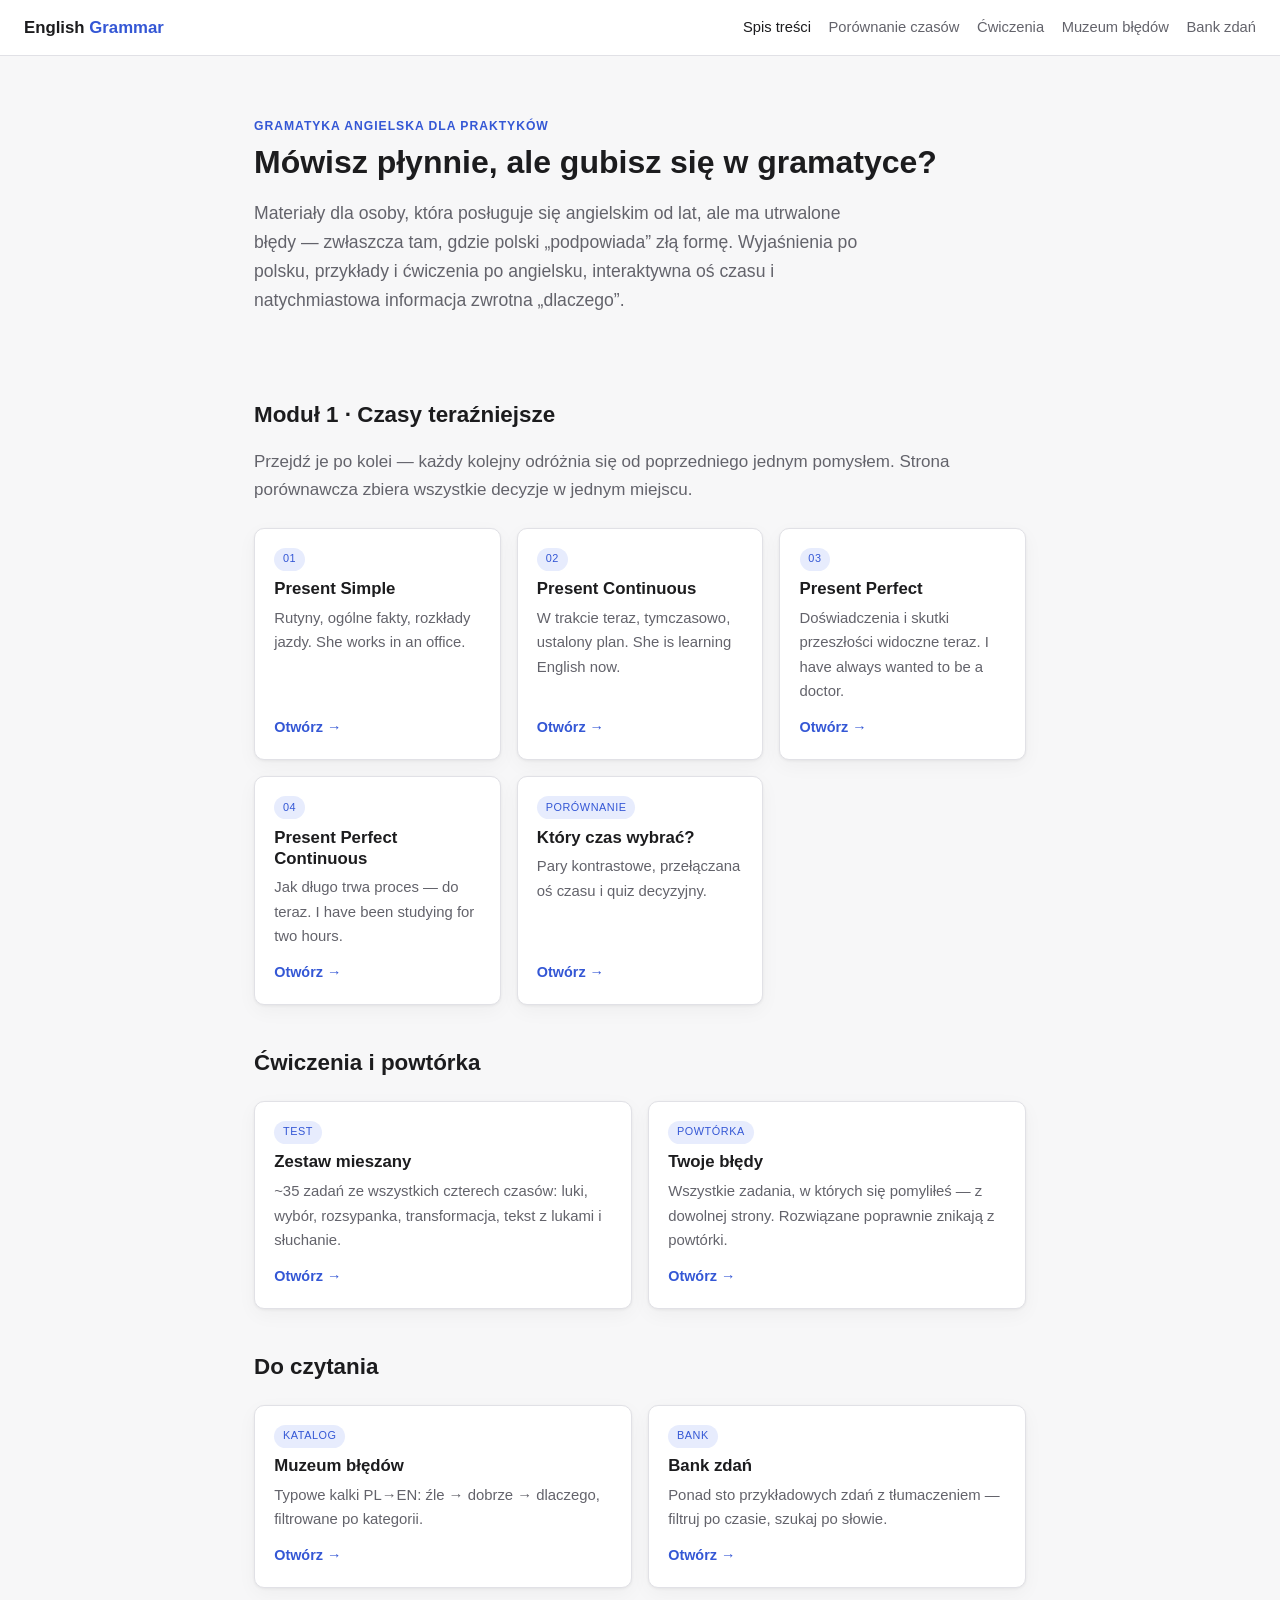
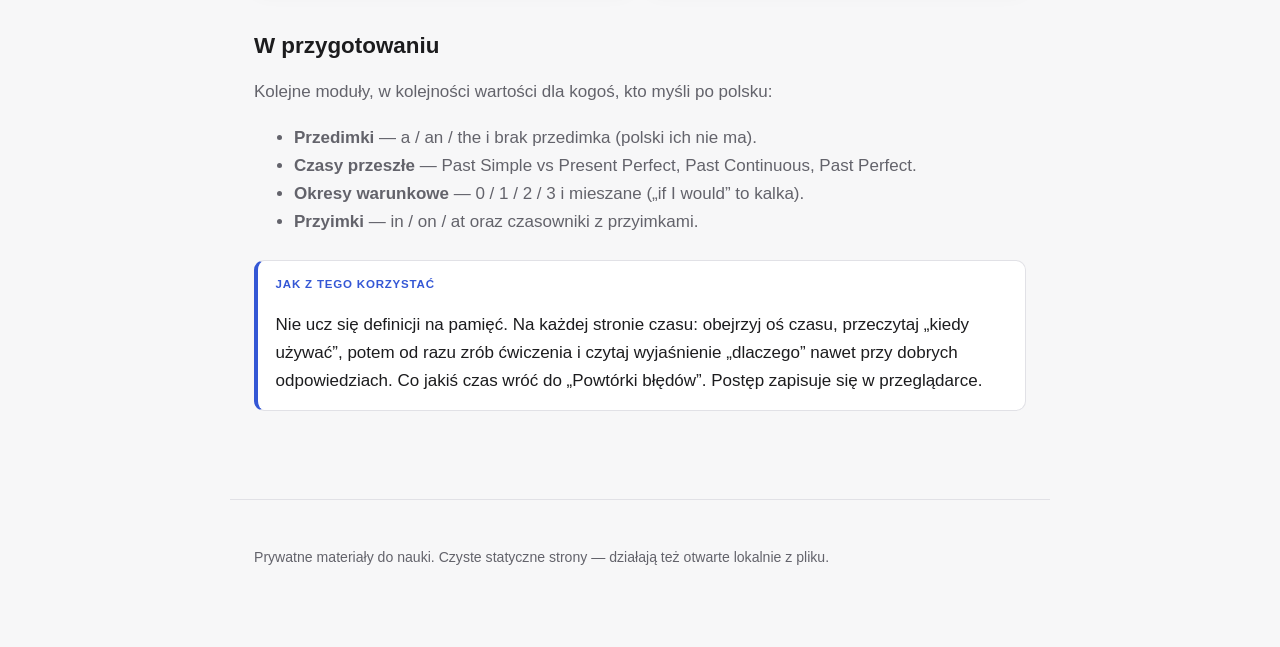
<file: index.html>
<!DOCTYPE html>
<html lang="pl">
<head>
<meta charset="UTF-8">
<meta name="viewport" content="width=device-width, initial-scale=1.0">
<title>English Grammar — nauka dla praktyków</title>
<meta name="description" content="Interaktywne materiały do angielskiej gramatyki dla osób, które mówią po angielsku od dawna, ale mają problemy z gramatyką. Moduł 1: cztery czasy Present — oś czasu, ćwiczenia, powtórka błędów, bank zdań.">
<link rel="stylesheet" href="assets/css/style.css">
</head>
<body>

<nav class="topnav">
  <a class="topnav__brand" href="index.html">English <span>Grammar</span></a>
  <div class="topnav__links">
    <a href="index.html" aria-current="page">Spis treści</a>
    <a href="czasy/porownanie.html">Porównanie czasów</a>
    <a href="cwiczenia.html">Ćwiczenia</a>
    <a href="bledy.html">Muzeum błędów</a>
    <a href="przyklady.html">Bank zdań</a>
  </div>
</nav>

<header class="hero">
  <p class="eyebrow">Gramatyka angielska dla praktyków</p>
  <h1>Mówisz płynnie, ale gubisz się w gramatyce?</h1>
  <p class="lead">
    Materiały dla osoby, która posługuje się angielskim od lat, ale ma
    utrwalone błędy — zwłaszcza tam, gdzie polski „podpowiada” złą formę.
    Wyjaśnienia po polsku, przykłady i ćwiczenia po angielsku, interaktywna
    oś czasu i natychmiastowa informacja zwrotna „dlaczego”.
  </p>
</header>

<main class="page">

  <h2>Moduł 1 · Czasy teraźniejsze</h2>
  <p class="muted">
    Przejdź je po kolei — każdy kolejny odróżnia się od poprzedniego jednym
    pomysłem. Strona porównawcza zbiera wszystkie decyzje w jednym miejscu.
  </p>

  <div class="card-grid">
    <a class="card" href="czasy/present-simple.html">
      <span class="badge">01</span>
      <h3>Present Simple</h3>
      <p>Rutyny, ogólne fakty, rozkłady jazdy. <span lang="en">She works in an office.</span></p>
      <span class="card__more">Otwórz →</span>
    </a>

    <a class="card" href="czasy/present-continuous.html">
      <span class="badge">02</span>
      <h3>Present Continuous</h3>
      <p>W trakcie teraz, tymczasowo, ustalony plan. <span lang="en">She is learning English now.</span></p>
      <span class="card__more">Otwórz →</span>
    </a>

    <a class="card" href="czasy/present-perfect.html">
      <span class="badge">03</span>
      <h3>Present Perfect</h3>
      <p>Doświadczenia i skutki przeszłości widoczne teraz. <span lang="en">I have always wanted to be a doctor.</span></p>
      <span class="card__more">Otwórz →</span>
    </a>

    <a class="card" href="czasy/present-perfect-continuous.html">
      <span class="badge">04</span>
      <h3>Present Perfect Continuous</h3>
      <p>Jak długo trwa proces — do teraz. <span lang="en">I have been studying for two hours.</span></p>
      <span class="card__more">Otwórz →</span>
    </a>

    <a class="card" href="czasy/porownanie.html">
      <span class="badge">Porównanie</span>
      <h3>Który czas wybrać?</h3>
      <p>Pary kontrastowe, przełączana oś czasu i quiz decyzyjny.</p>
      <span class="card__more">Otwórz →</span>
    </a>
  </div>

  <h2>Ćwiczenia i powtórka</h2>
  <div class="card-grid">
    <a class="card" href="cwiczenia.html">
      <span class="badge">Test</span>
      <h3>Zestaw mieszany</h3>
      <p>
        ~35 zadań ze wszystkich czterech czasów: luki, wybór, rozsypanka,
        transformacja, tekst z lukami i słuchanie.
      </p>
      <span class="card__more">Otwórz →</span>
    </a>

    <a class="card" href="cwiczenia.html#review">
      <span class="badge">Powtórka</span>
      <h3>Twoje błędy</h3>
      <p>
        Wszystkie zadania, w których się pomyliłeś — z dowolnej strony.
        Rozwiązane poprawnie znikają z powtórki.
      </p>
      <span class="card__more">Otwórz →</span>
    </a>
  </div>

  <h2>Do czytania</h2>
  <div class="card-grid">
    <a class="card" href="bledy.html">
      <span class="badge">Katalog</span>
      <h3>Muzeum błędów</h3>
      <p>Typowe kalki PL→EN: źle → dobrze → dlaczego, filtrowane po kategorii.</p>
      <span class="card__more">Otwórz →</span>
    </a>

    <a class="card" href="przyklady.html">
      <span class="badge">Bank</span>
      <h3>Bank zdań</h3>
      <p>Ponad sto przykładowych zdań z tłumaczeniem — filtruj po czasie, szukaj po słowie.</p>
      <span class="card__more">Otwórz →</span>
    </a>
  </div>

  <h2>W przygotowaniu</h2>
  <p class="muted">
    Kolejne moduły, w kolejności wartości dla kogoś, kto myśli po polsku:
  </p>
  <ul class="muted">
    <li><strong>Przedimki</strong> — <span lang="en">a / an / the</span> i brak przedimka (polski ich nie ma).</li>
    <li><strong>Czasy przeszłe</strong> — Past Simple vs Present Perfect, Past Continuous, Past Perfect.</li>
    <li><strong>Okresy warunkowe</strong> — 0 / 1 / 2 / 3 i mieszane („<span lang="en">if I would</span>” to kalka).</li>
    <li><strong>Przyimki</strong> — <span lang="en">in / on / at</span> oraz czasowniki z przyimkami.</li>
  </ul>

  <div class="rule">
    <p class="rule__label">Jak z tego korzystać</p>
    <p>
      Nie ucz się definicji na pamięć. Na każdej stronie czasu: obejrzyj oś
      czasu, przeczytaj „kiedy używać”, potem od razu zrób ćwiczenia i czytaj
      wyjaśnienie „dlaczego” nawet przy dobrych odpowiedziach. Co jakiś czas
      wróć do „Powtórki błędów”. Postęp zapisuje się w przeglądarce.
    </p>
  </div>

</main>

<footer>
  <p>
    Prywatne materiały do nauki. Czyste statyczne strony — działają też
    otwarte lokalnie z pliku.
  </p>
</footer>

</body>
</html>
</file>
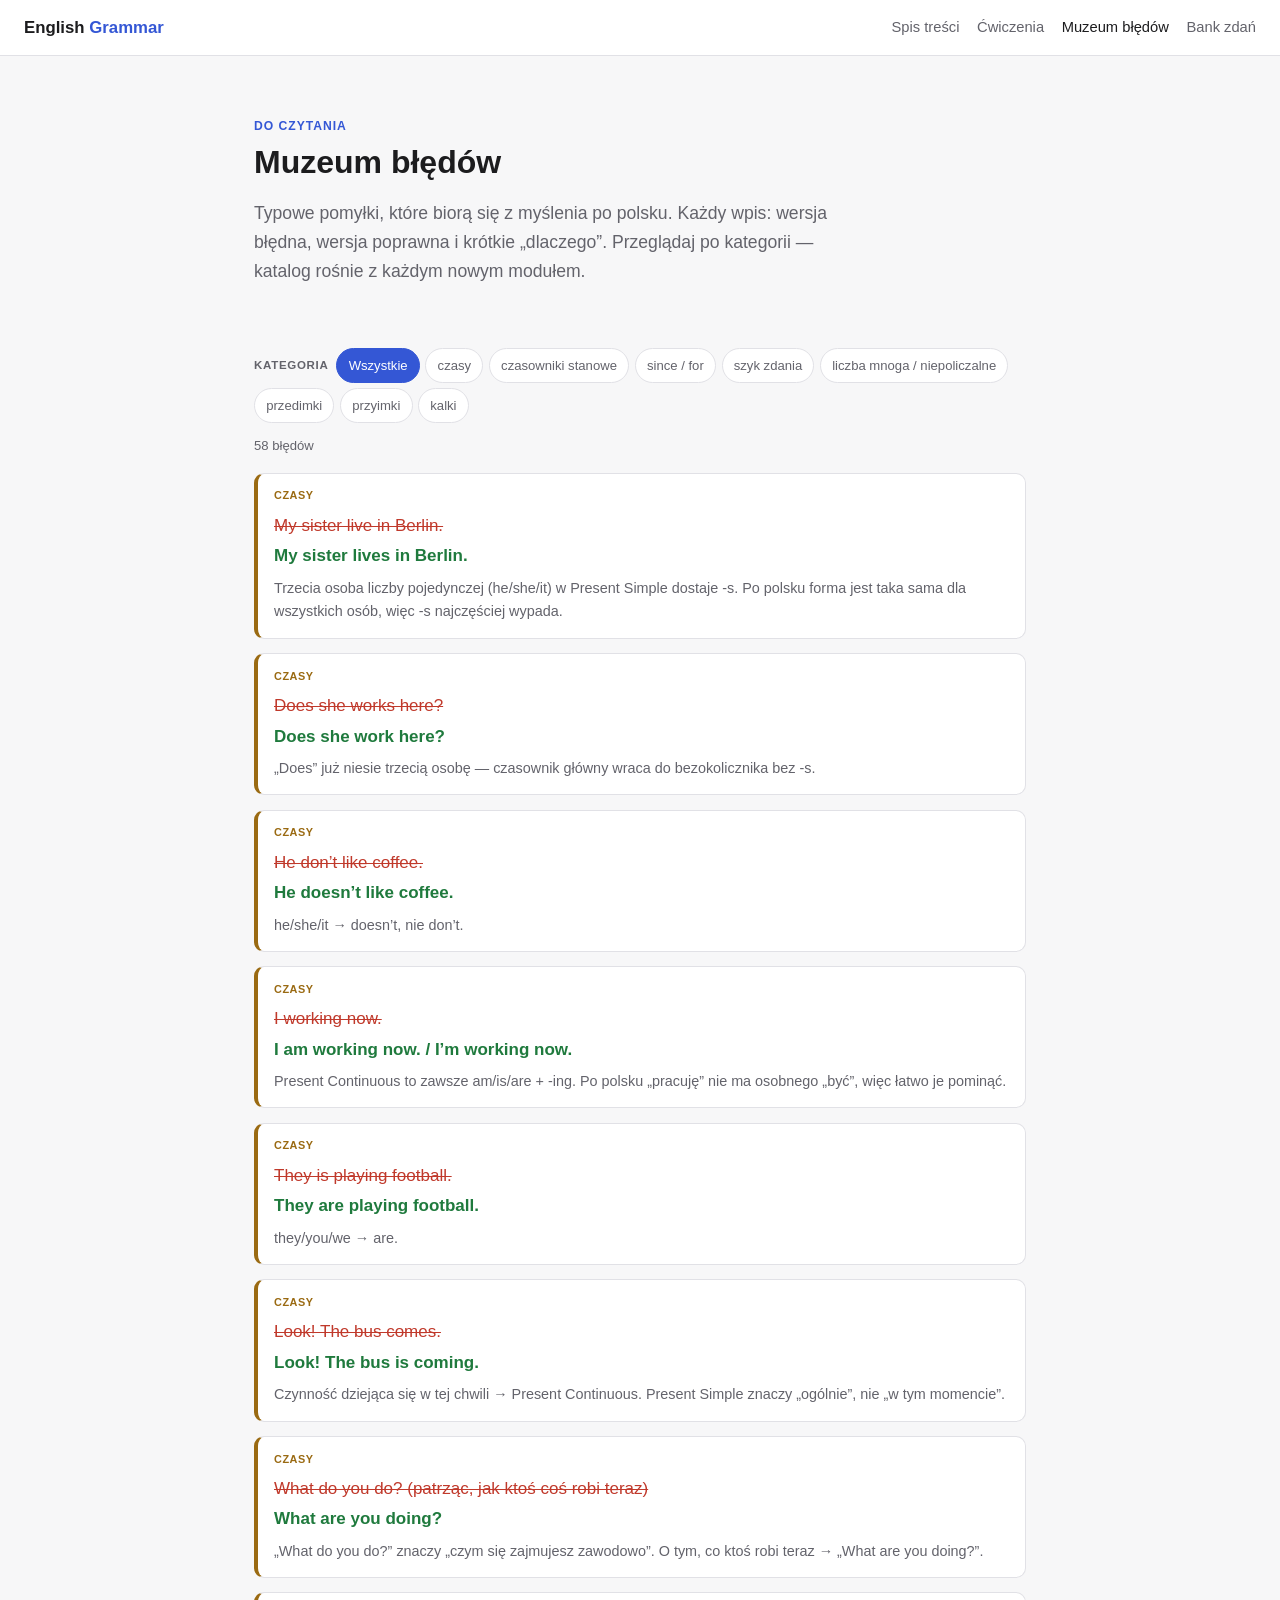
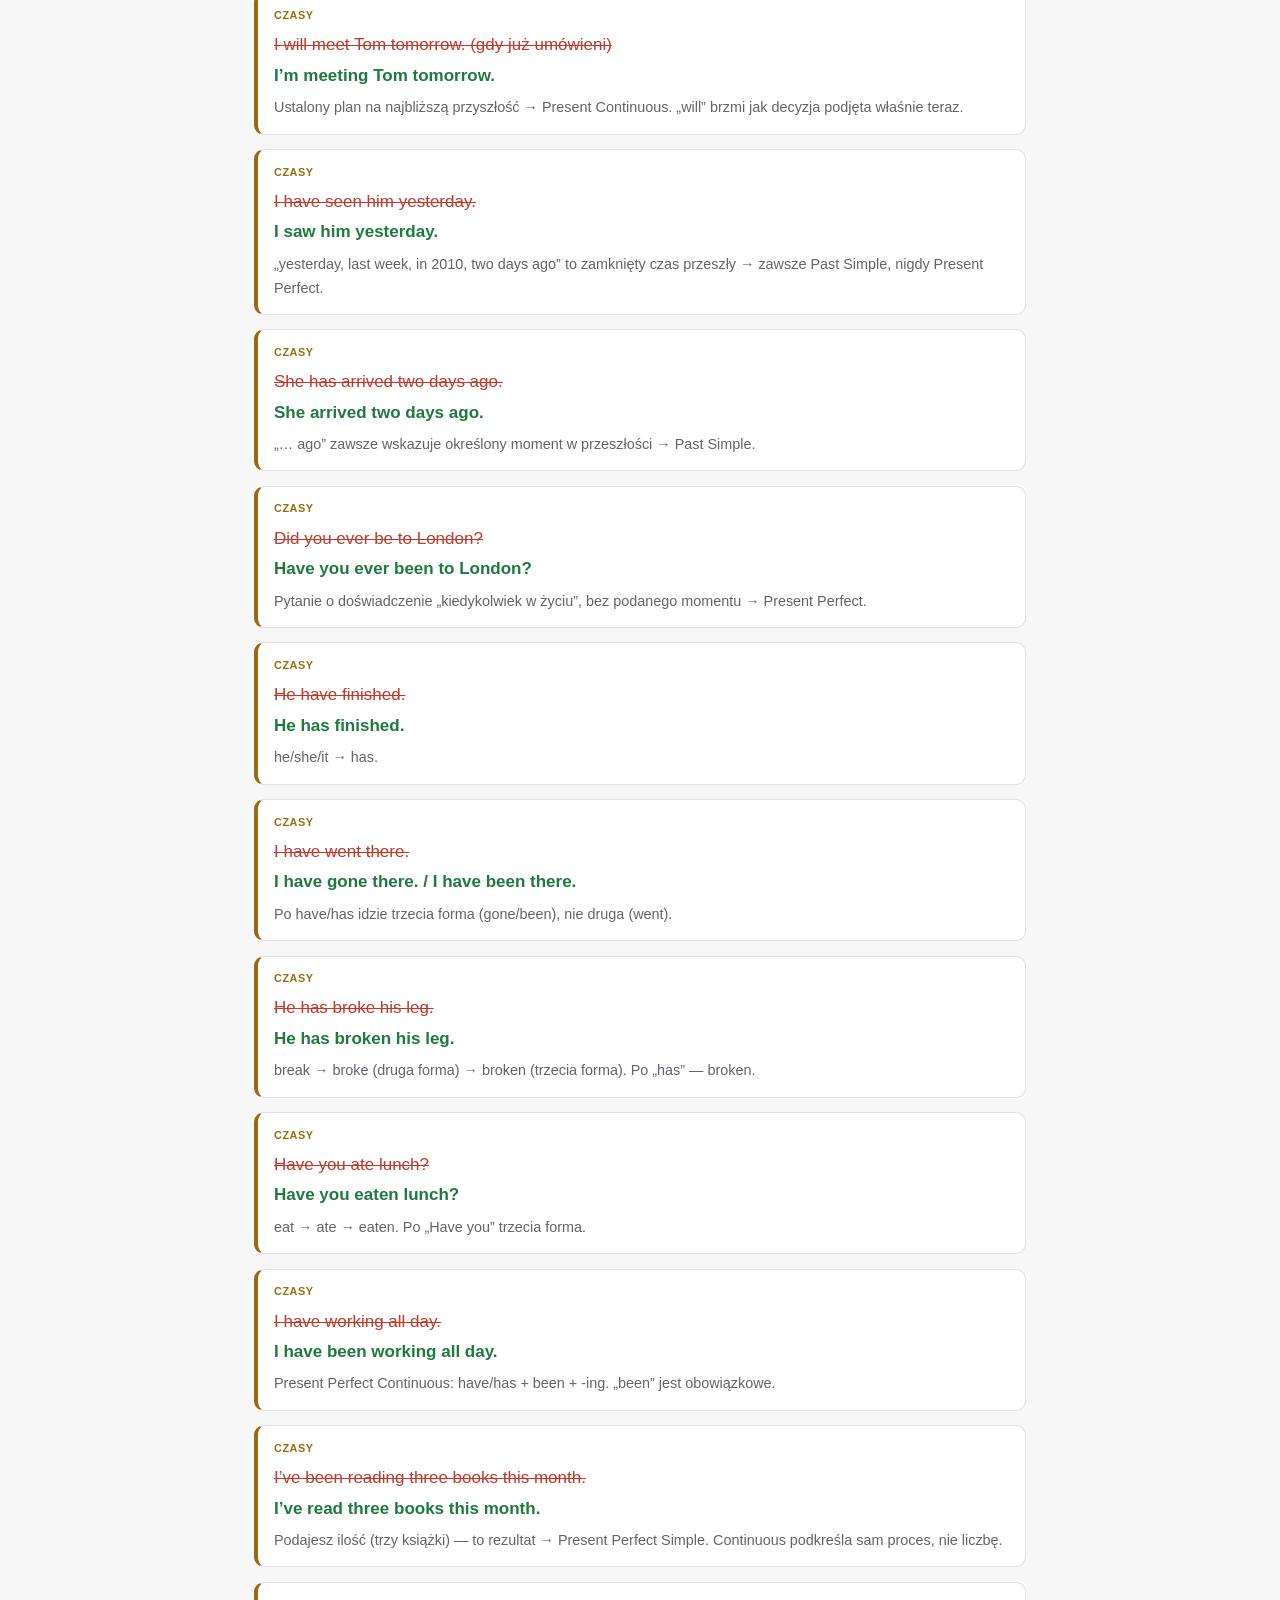
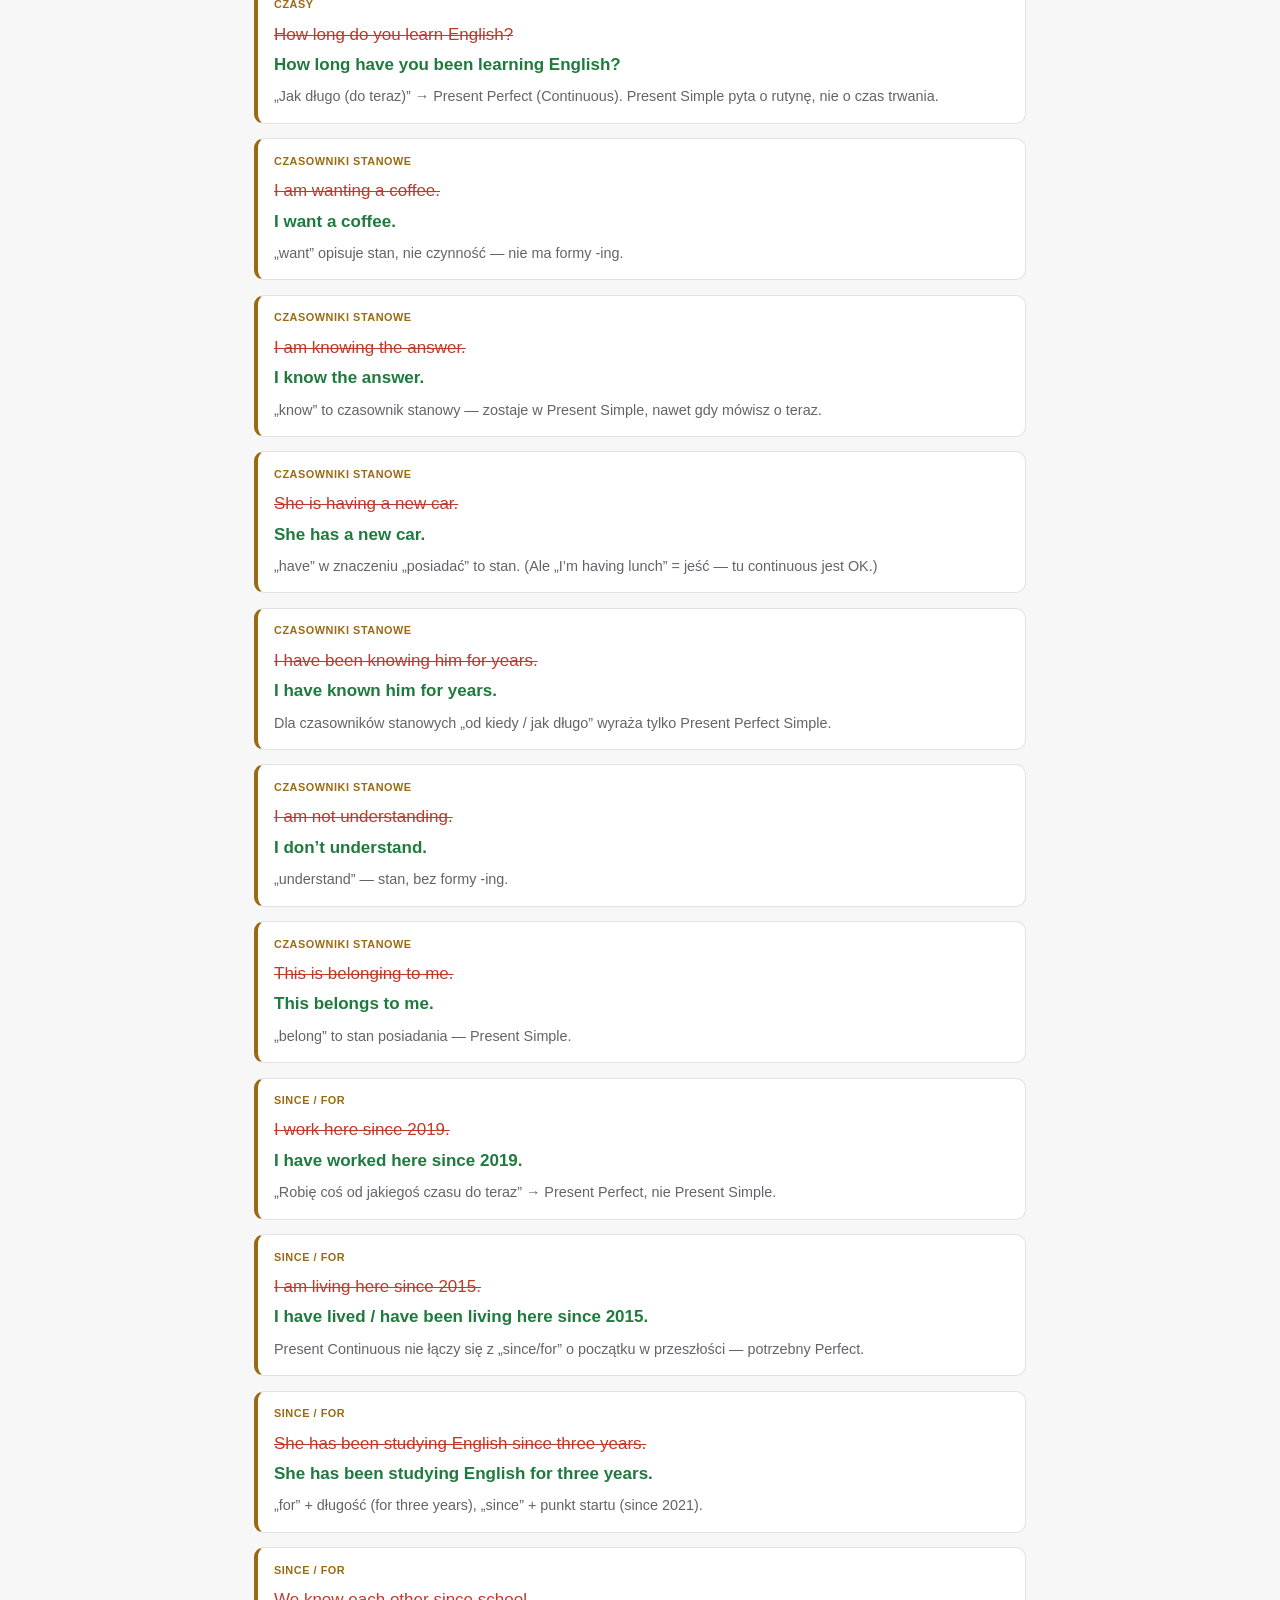
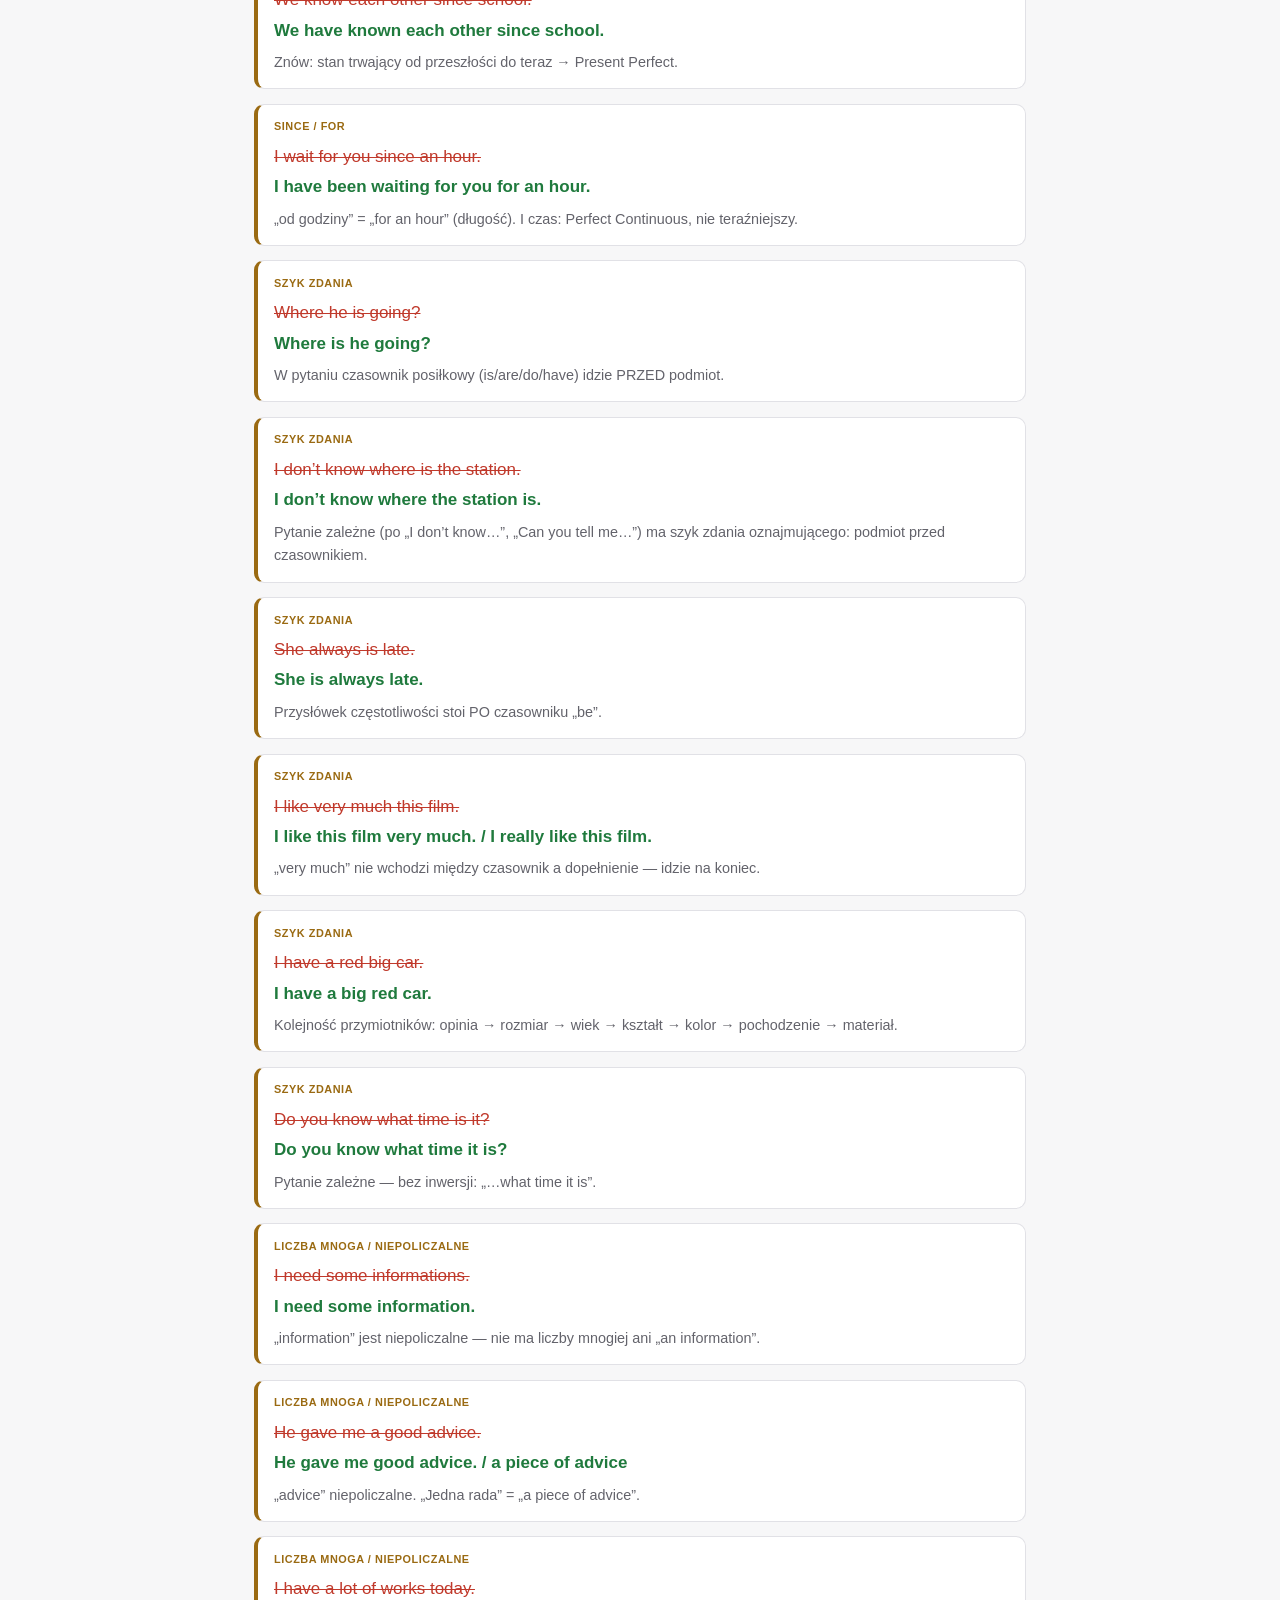
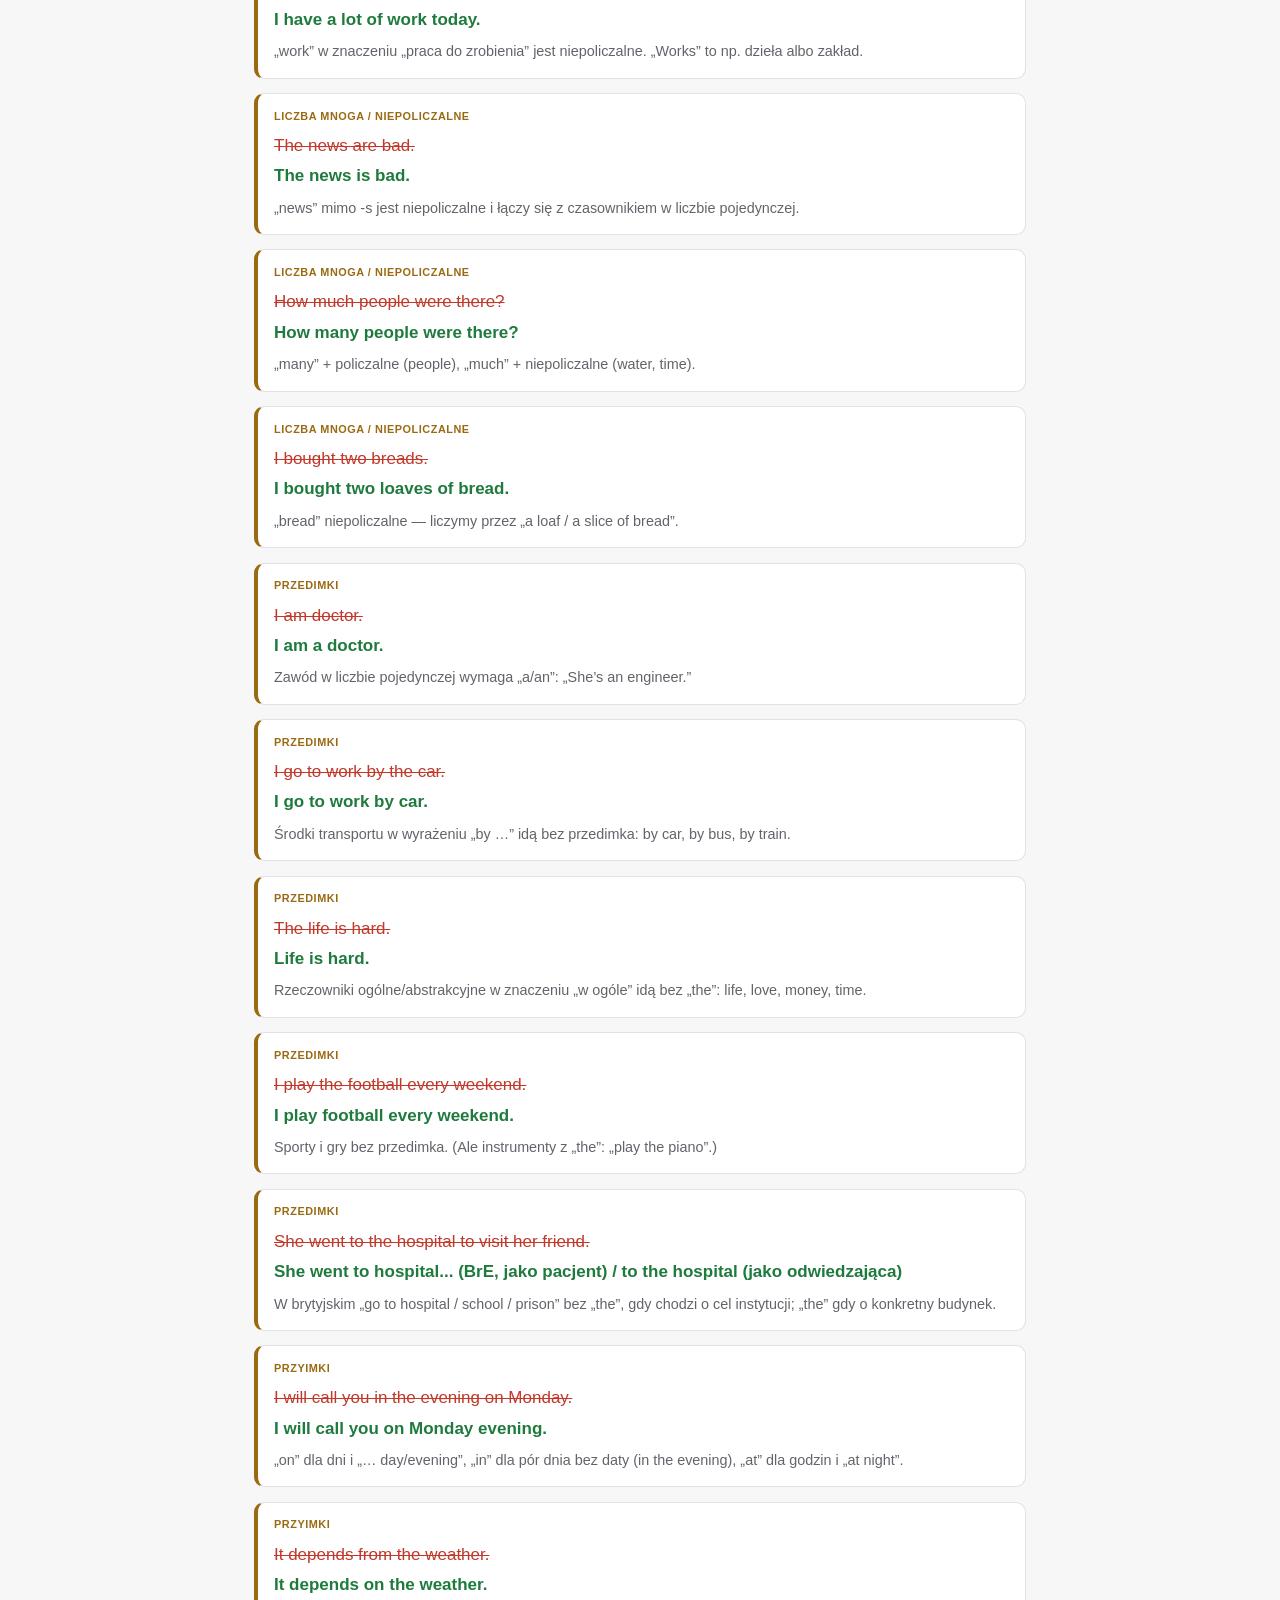
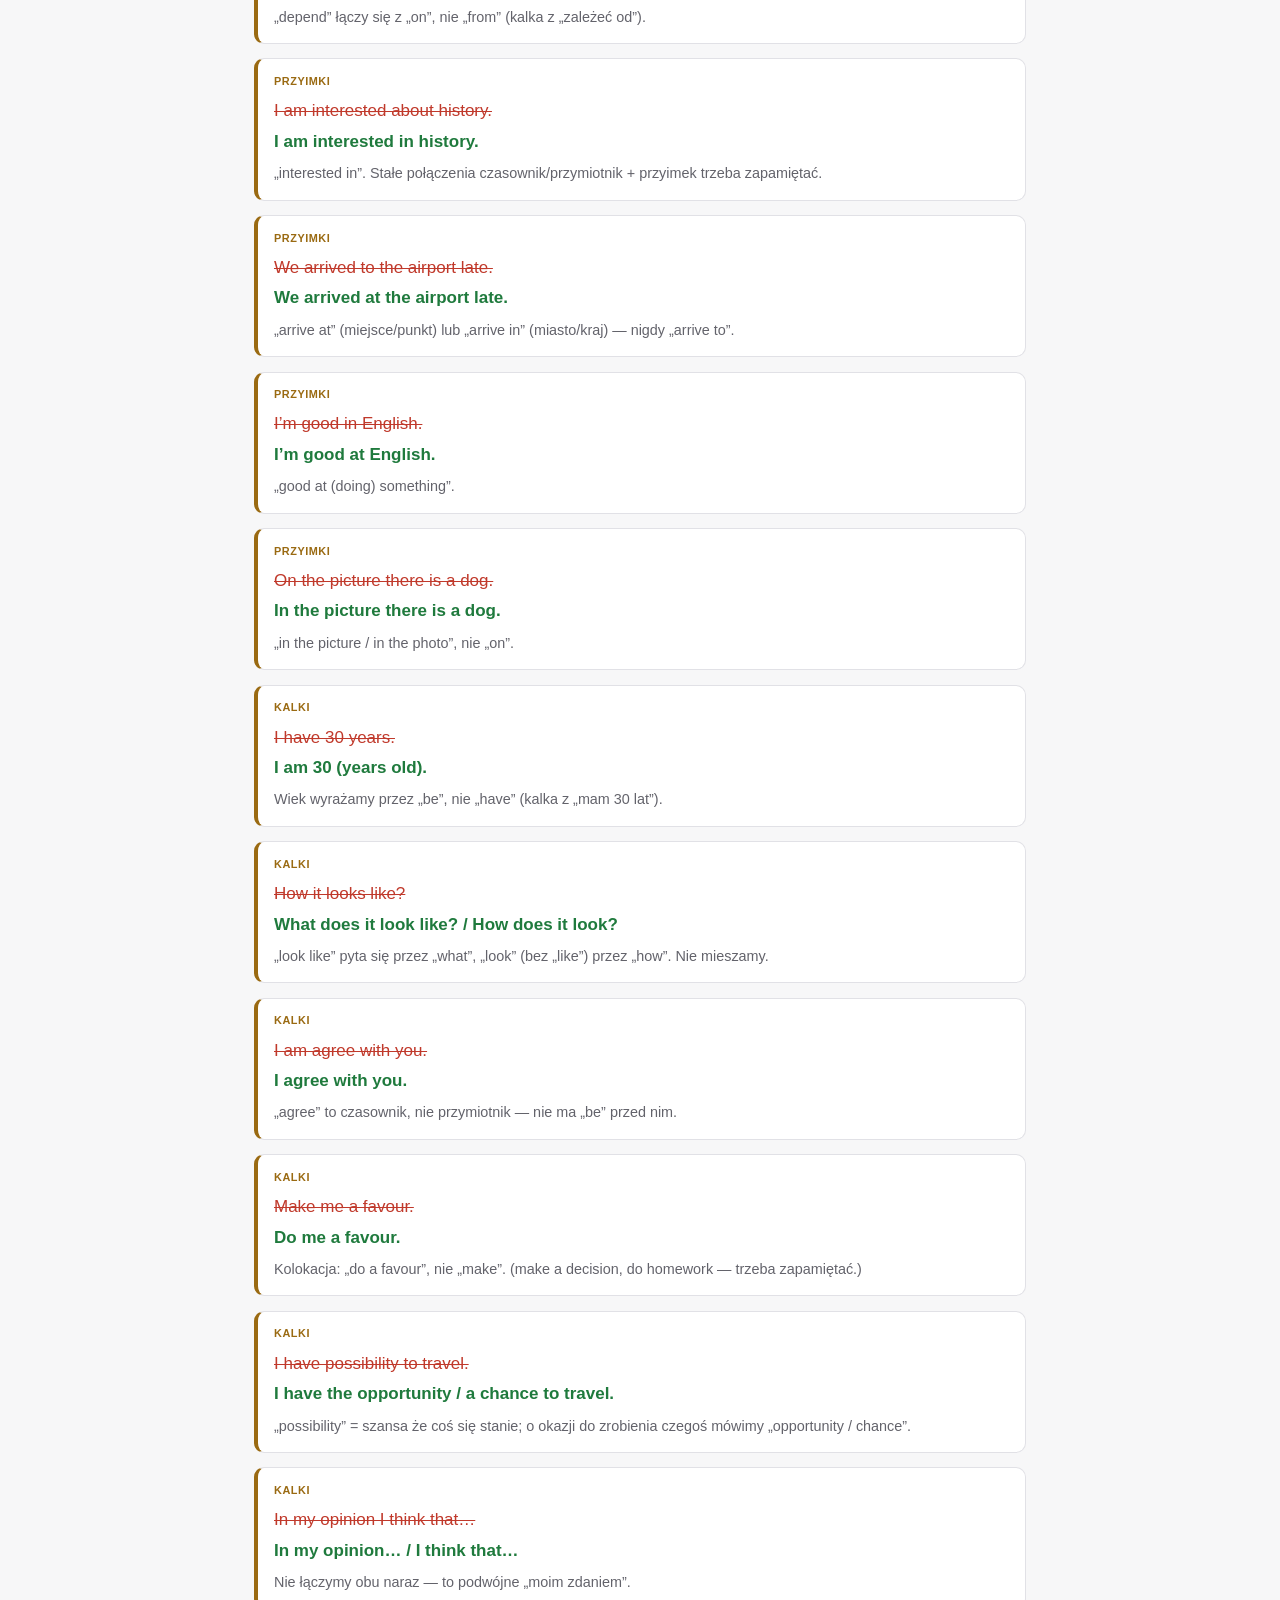
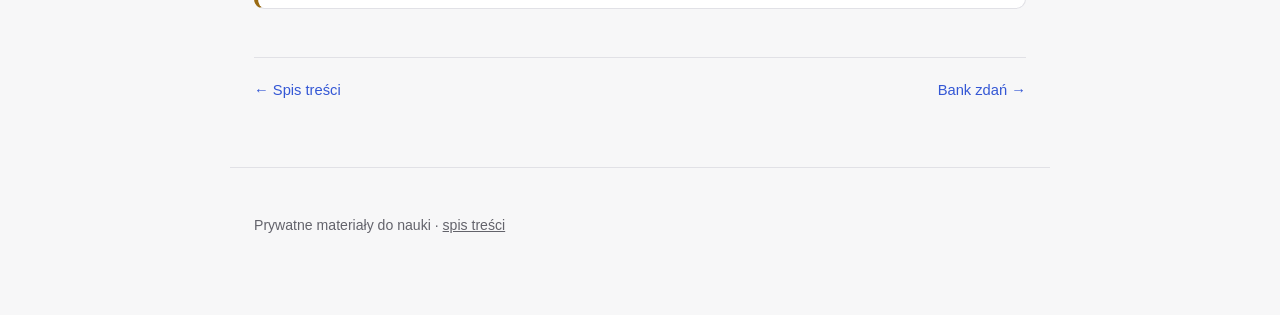
<file: bledy.html>
<!DOCTYPE html>
<html lang="pl">
<head>
<meta charset="UTF-8">
<meta name="viewport" content="width=device-width, initial-scale=1.0">
<title>Muzeum błędów — English Grammar</title>
<meta name="description" content="Katalog typowych błędów Polaków w angielskim: źle → dobrze → dlaczego. Filtrowany po kategorii. Rośnie z każdym modułem.">
<link rel="stylesheet" href="assets/css/style.css">
</head>
<body>

<nav class="topnav">
  <a class="topnav__brand" href="index.html">English <span>Grammar</span></a>
  <div class="topnav__links">
    <a href="index.html">Spis treści</a>
    <a href="cwiczenia.html">Ćwiczenia</a>
    <a href="bledy.html" aria-current="page">Muzeum błędów</a>
    <a href="przyklady.html">Bank zdań</a>
  </div>
</nav>

<header class="hero">
  <p class="eyebrow">Do czytania</p>
  <h1>Muzeum błędów</h1>
  <p class="lead">
    Typowe pomyłki, które biorą się z myślenia po polsku. Każdy wpis: wersja
    błędna, wersja poprawna i krótkie „dlaczego”. Przeglądaj po kategorii —
    katalog rośnie z każdym nowym modułem.
  </p>
</header>

<main class="page">
  <div id="museum"></div>

  <nav class="site-nav">
    <a href="index.html">← Spis treści</a>
    <span class="site-nav__spacer"></span>
    <a href="przyklady.html">Bank zdań →</a>
  </nav>
</main>

<footer>
  <p>Prywatne materiały do nauki · <a href="index.html">spis treści</a></p>
</footer>

<script src="assets/js/reading.js"></script>
<script src="assets/js/data/bledy.js"></script>
<script>
(function () {
  var CAT_ORDER = [
    'czasy', 'czasowniki stanowe', 'since / for', 'szyk zdania',
    'liczba mnoga / niepoliczalne', 'przedimki', 'przyimki', 'kalki'
  ];

  function row(entry) {
    var el = document.createElement('div');
    el.className = 'museum__row';

    var cat = document.createElement('p');
    cat.className = 'museum__cat';
    cat.textContent = entry.cat;
    el.appendChild(cat);

    var bad = document.createElement('span');
    bad.className = 'bad';
    bad.lang = 'en';
    bad.textContent = entry.bad;
    el.appendChild(bad);

    var good = document.createElement('span');
    good.className = 'good';
    good.lang = 'en';
    good.textContent = entry.good;
    el.appendChild(good);

    var why = document.createElement('p');
    why.className = 'museum__why';
    why.textContent = entry.why;
    el.appendChild(why);

    return el;
  }

  EG.mountList(document.getElementById('museum'), {
    data: window.EG_BLEDY,
    listClass: 'museum',
    unit: 'błędów',
    facets: [{ key: 'cat', label: 'Kategoria', all: 'Wszystkie', order: CAT_ORDER }],
    render: row,
    empty: 'Brak wpisów w tej kategorii.'
  });
})();
</script>

</body>
</html>
</file>
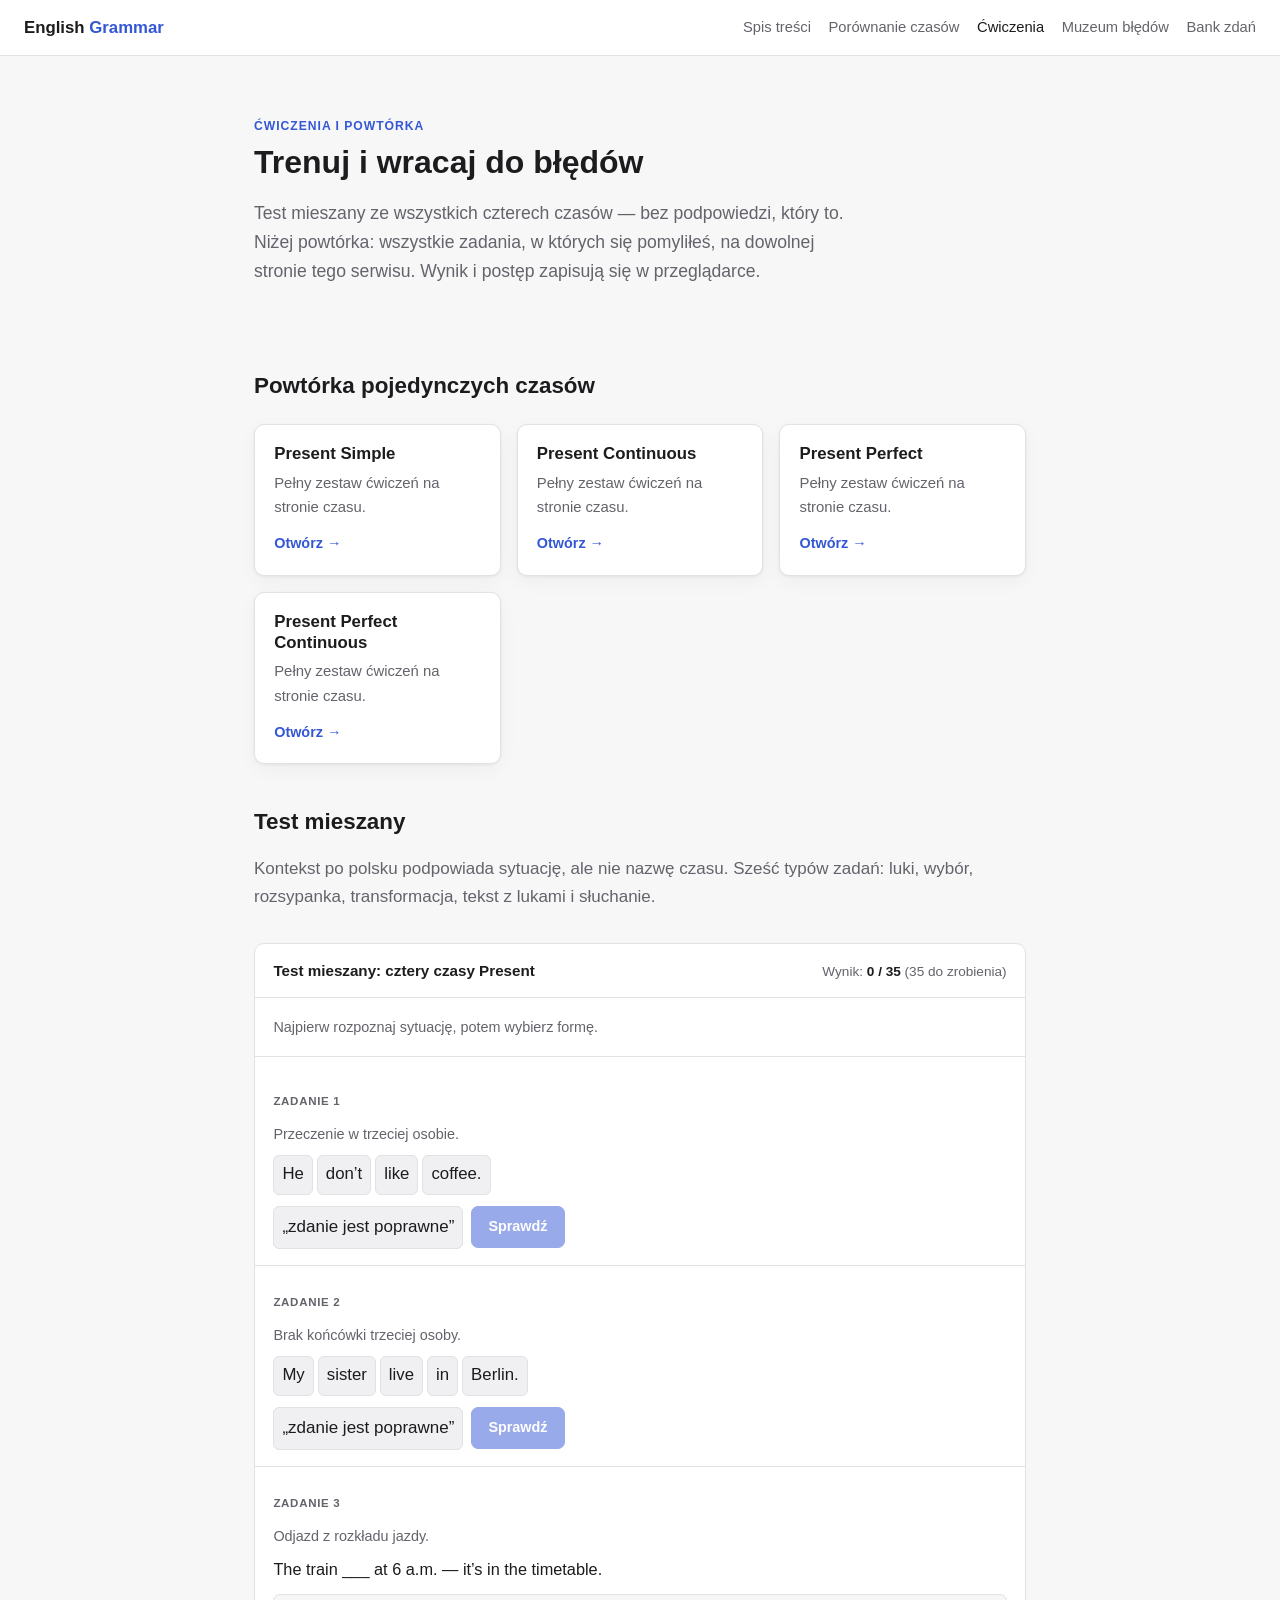
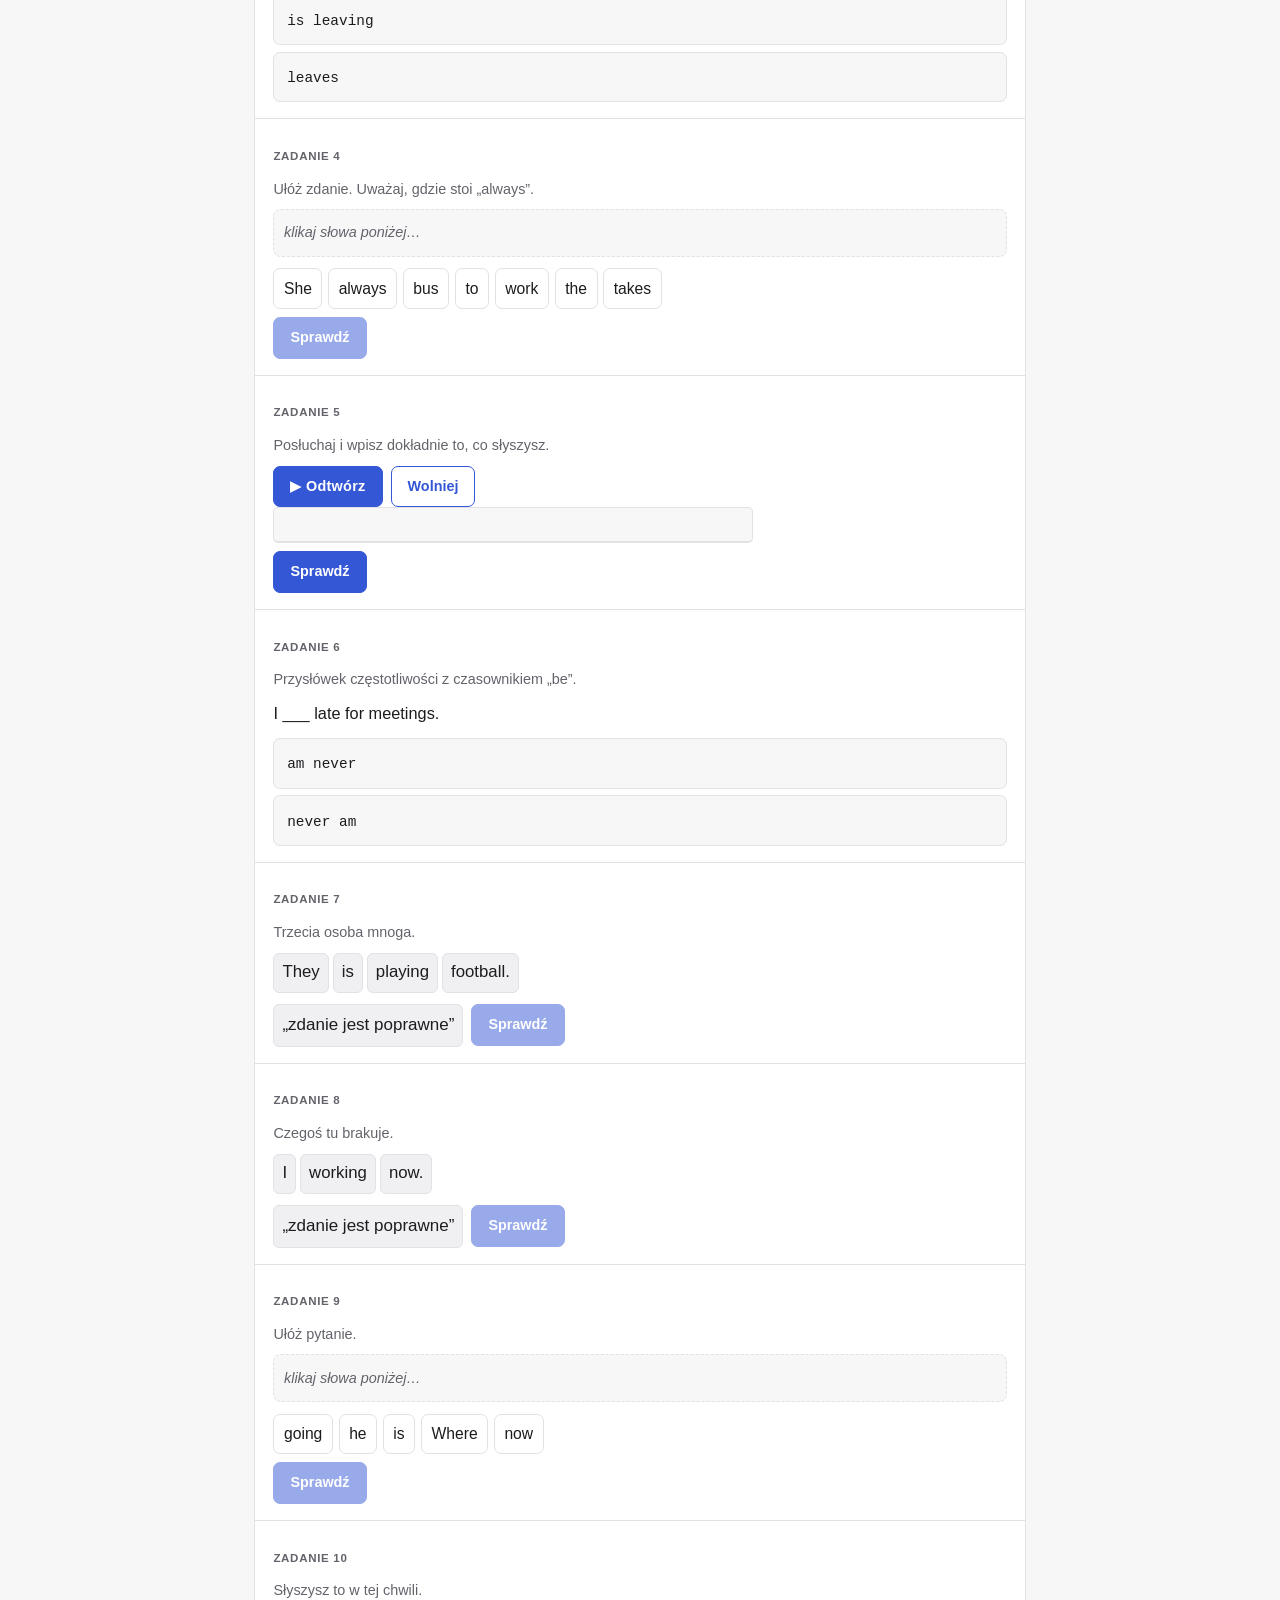
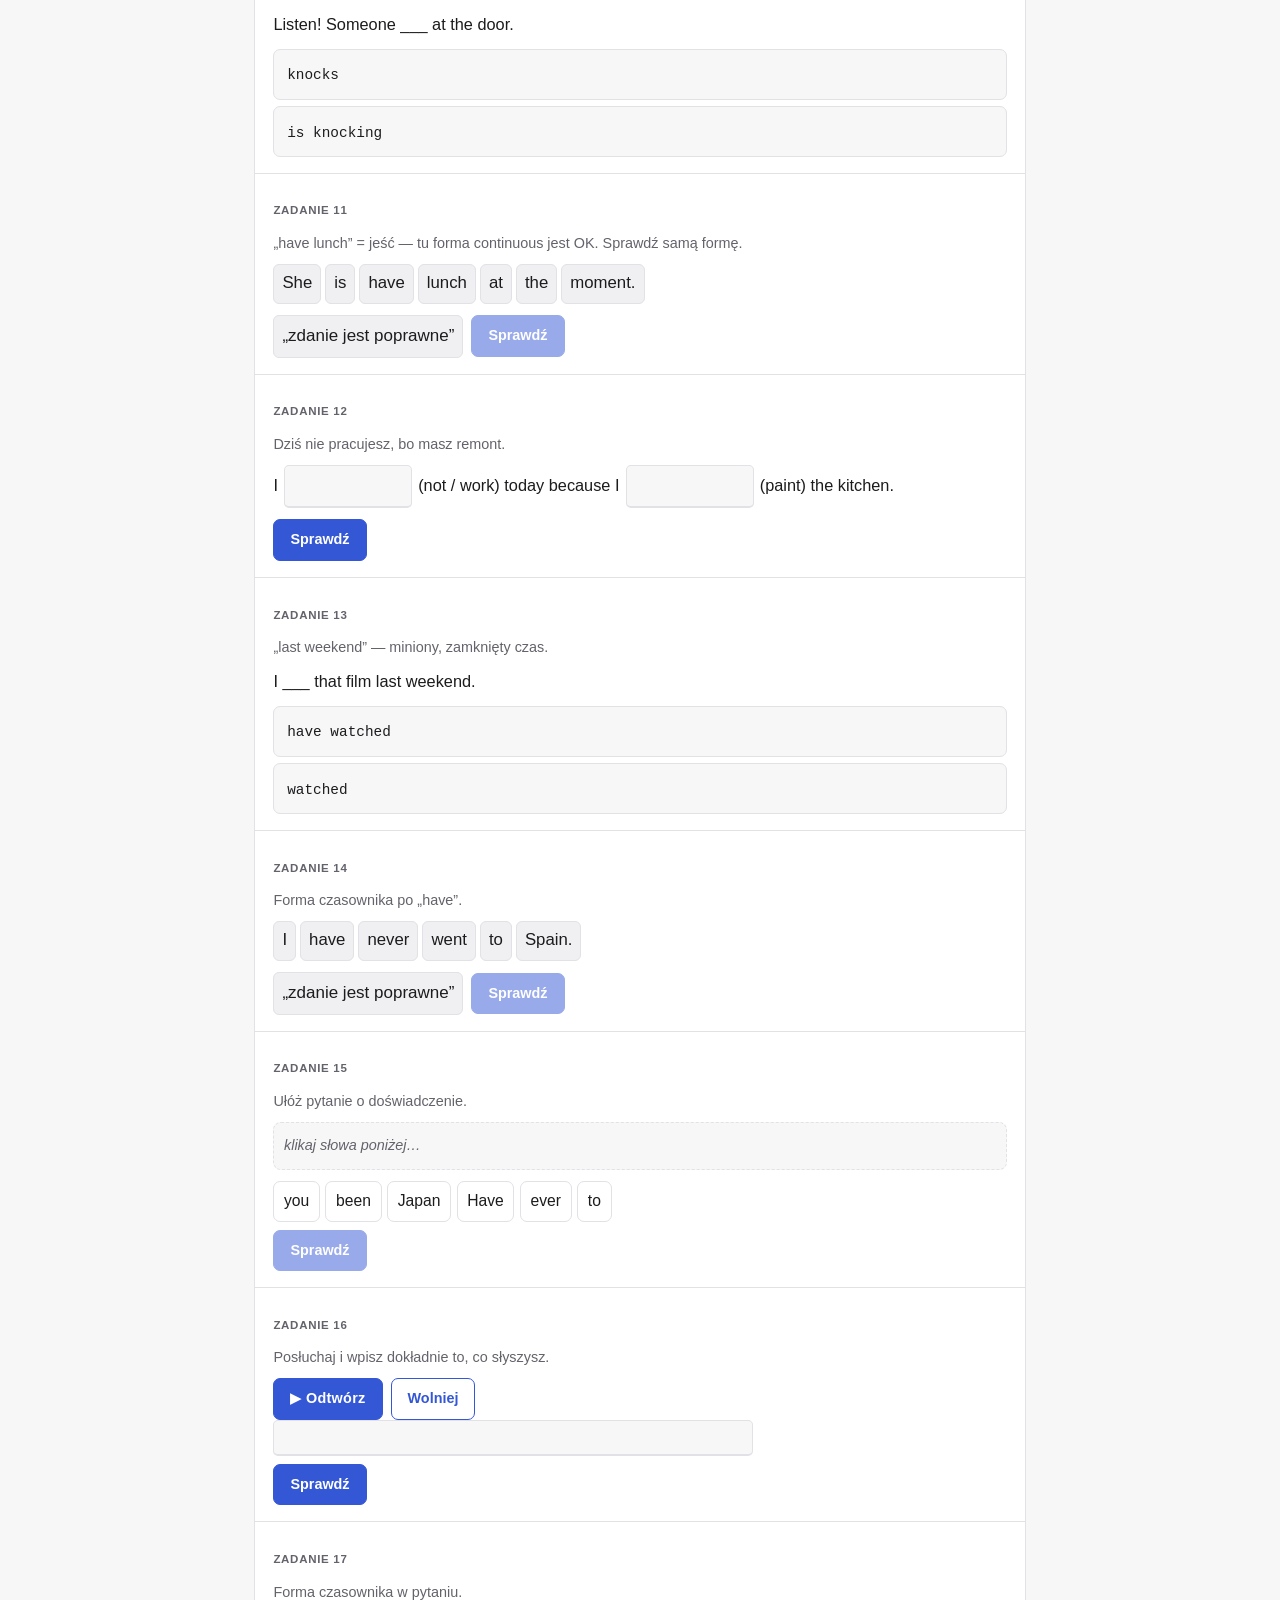
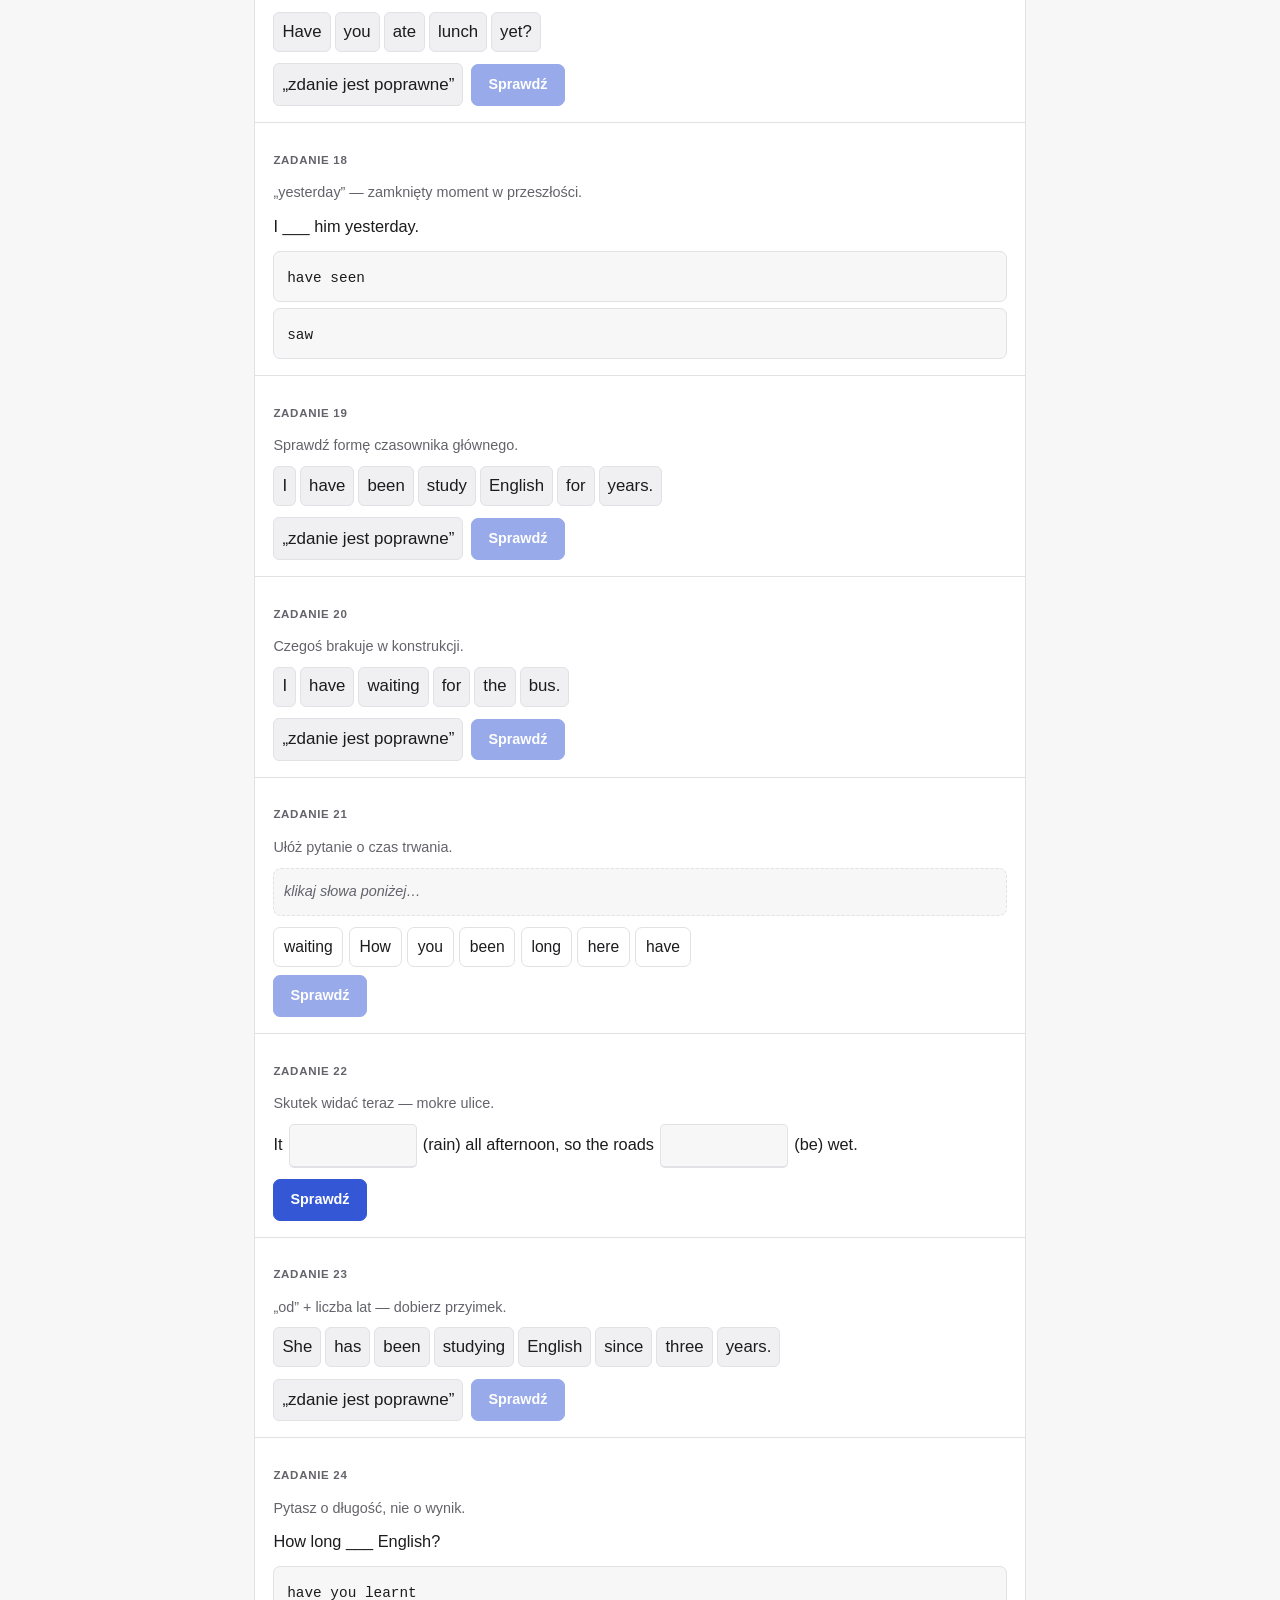
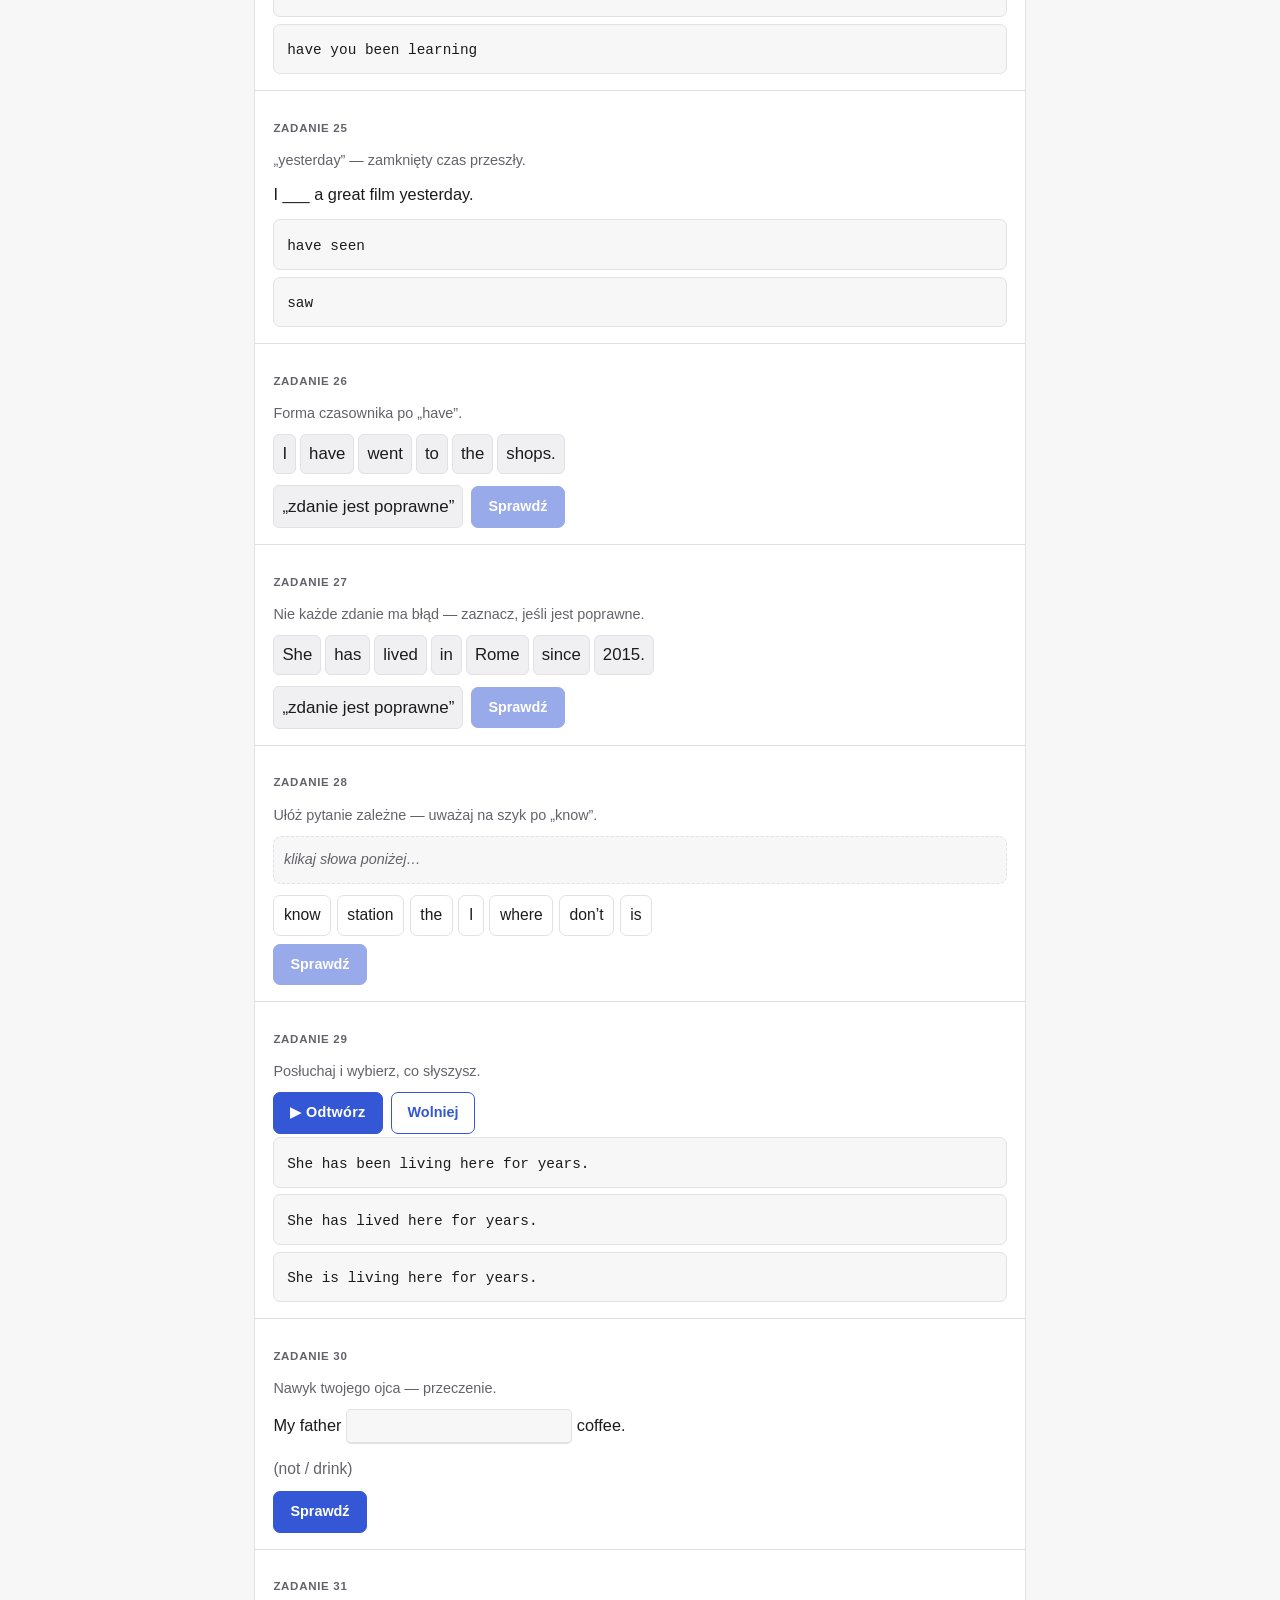
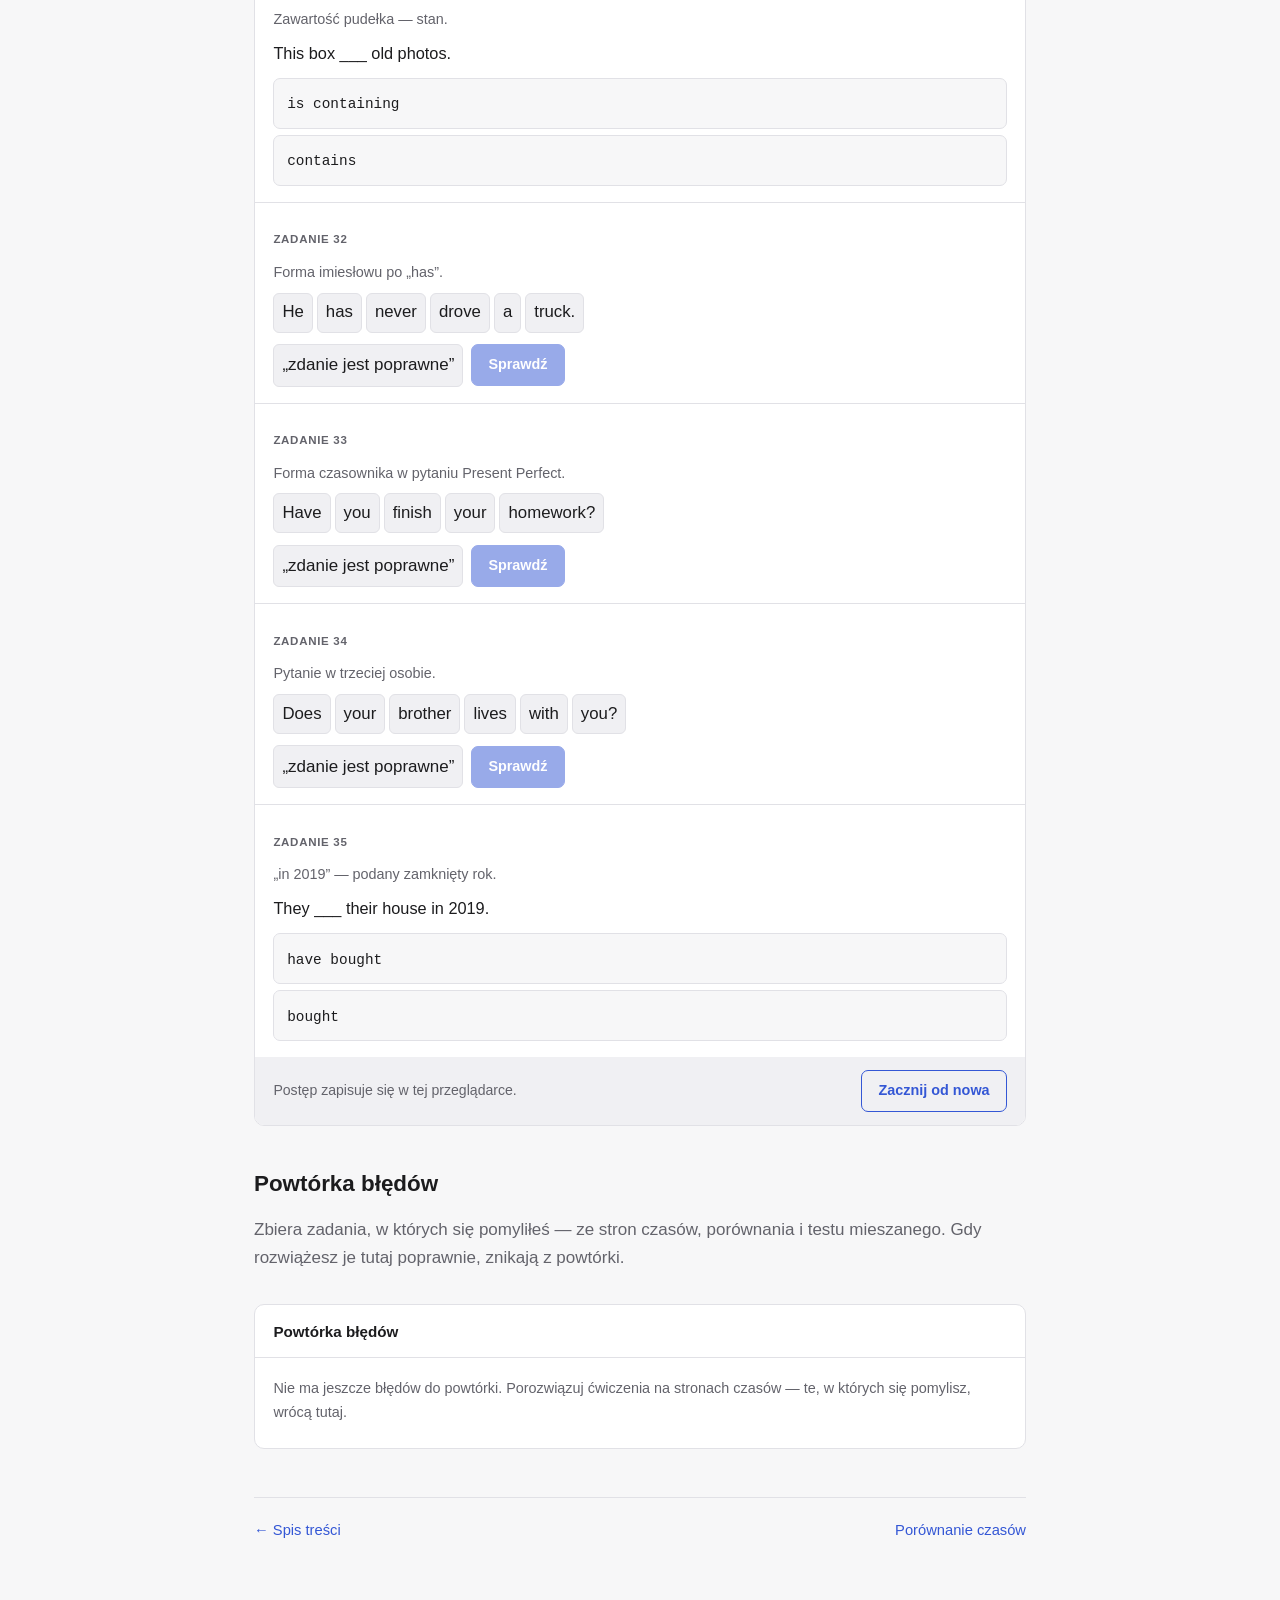
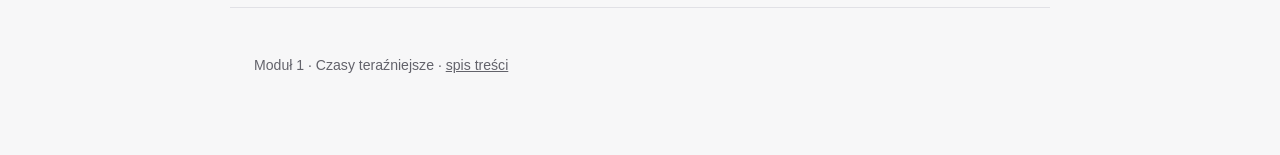
<file: cwiczenia.html>
<!DOCTYPE html>
<html lang="pl">
<head>
<meta charset="UTF-8">
<meta name="viewport" content="width=device-width, initial-scale=1.0">
<title>Ćwiczenia i powtórka — English Grammar</title>
<meta name="description" content="Test mieszany ze wszystkich czterech czasów Present (luki, wybór, rozsypanka, transformacja, słuchanie) oraz powtórka błędów zebranych ze wszystkich stron.">
<link rel="stylesheet" href="assets/css/style.css">
</head>
<body>

<nav class="topnav">
  <a class="topnav__brand" href="index.html">English <span>Grammar</span></a>
  <div class="topnav__links">
    <a href="index.html">Spis treści</a>
    <a href="czasy/porownanie.html">Porównanie czasów</a>
    <a href="cwiczenia.html" aria-current="page">Ćwiczenia</a>
    <a href="bledy.html">Muzeum błędów</a>
    <a href="przyklady.html">Bank zdań</a>
  </div>
</nav>

<header class="hero">
  <p class="eyebrow">Ćwiczenia i powtórka</p>
  <h1>Trenuj i wracaj do błędów</h1>
  <p class="lead">
    Test mieszany ze wszystkich czterech czasów — bez podpowiedzi, który to.
    Niżej powtórka: wszystkie zadania, w których się pomyliłeś, na dowolnej
    stronie tego serwisu. Wynik i postęp zapisują się w przeglądarce.
  </p>
</header>

<main class="page">

  <h2>Powtórka pojedynczych czasów</h2>
  <div class="card-grid">
    <a class="card" href="czasy/present-simple.html"><h3>Present Simple</h3><p>Pełny zestaw ćwiczeń na stronie czasu.</p><span class="card__more">Otwórz →</span></a>
    <a class="card" href="czasy/present-continuous.html"><h3>Present Continuous</h3><p>Pełny zestaw ćwiczeń na stronie czasu.</p><span class="card__more">Otwórz →</span></a>
    <a class="card" href="czasy/present-perfect.html"><h3>Present Perfect</h3><p>Pełny zestaw ćwiczeń na stronie czasu.</p><span class="card__more">Otwórz →</span></a>
    <a class="card" href="czasy/present-perfect-continuous.html"><h3>Present Perfect Continuous</h3><p>Pełny zestaw ćwiczeń na stronie czasu.</p><span class="card__more">Otwórz →</span></a>
  </div>

  <h2>Test mieszany</h2>
  <p class="muted">
    Kontekst po polsku podpowiada sytuację, ale nie nazwę czasu. Sześć typów
    zadań: luki, wybór, rozsypanka, transformacja, tekst z lukami i słuchanie.
  </p>
  <div id="ex"></div>

  <h2>Powtórka błędów</h2>
  <p class="muted">
    Zbiera zadania, w których się pomyliłeś — ze stron czasów, porównania i
    testu mieszanego. Gdy rozwiążesz je tutaj poprawnie, znikają z powtórki.
  </p>
  <div id="review"></div>

  <nav class="site-nav">
    <a href="index.html">← Spis treści</a>
    <span class="site-nav__spacer"></span>
    <a href="czasy/porownanie.html">Porównanie czasów</a>
  </nav>

</main>

<footer>
  <p>Moduł 1 · Czasy teraźniejsze · <a href="index.html">spis treści</a></p>
</footer>

<script src="assets/js/exercises.js"></script>
<script src="assets/js/data/present.js"></script>
<script>
EG.mountExercises(document.getElementById('ex'), {
  id: 'mixed-present',
  title: 'Test mieszany: cztery czasy Present',
  intro: 'Najpierw rozpoznaj sytuację, potem wybierz formę.',
  items: EG.bankPick([
    'ps-03', 'ps-09', 'ps-10', 'ps-11', 'ps-14', 'ps-16',
    'pc-05', 'pc-07', 'pc-09', 'pc-12', 'pc-13', 'pc-14',
    'pp-02', 'pp-07', 'pp-09', 'pp-13', 'pp-15', 'pp-16',
    'ppc-05', 'ppc-07', 'ppc-09', 'ppc-11', 'ppc-13', 'ppc-14',
    'mix-04', 'mix-08', 'mix-10', 'mix-11', 'mix-13', 'mix-15',
    'mix-16', 'mix-17', 'mix-18', 'mix-19', 'mix-20'
  ])
});

EG.mountReview(document.getElementById('review'), { title: 'Powtórka błędów' });
</script>

</body>
</html>
</file>
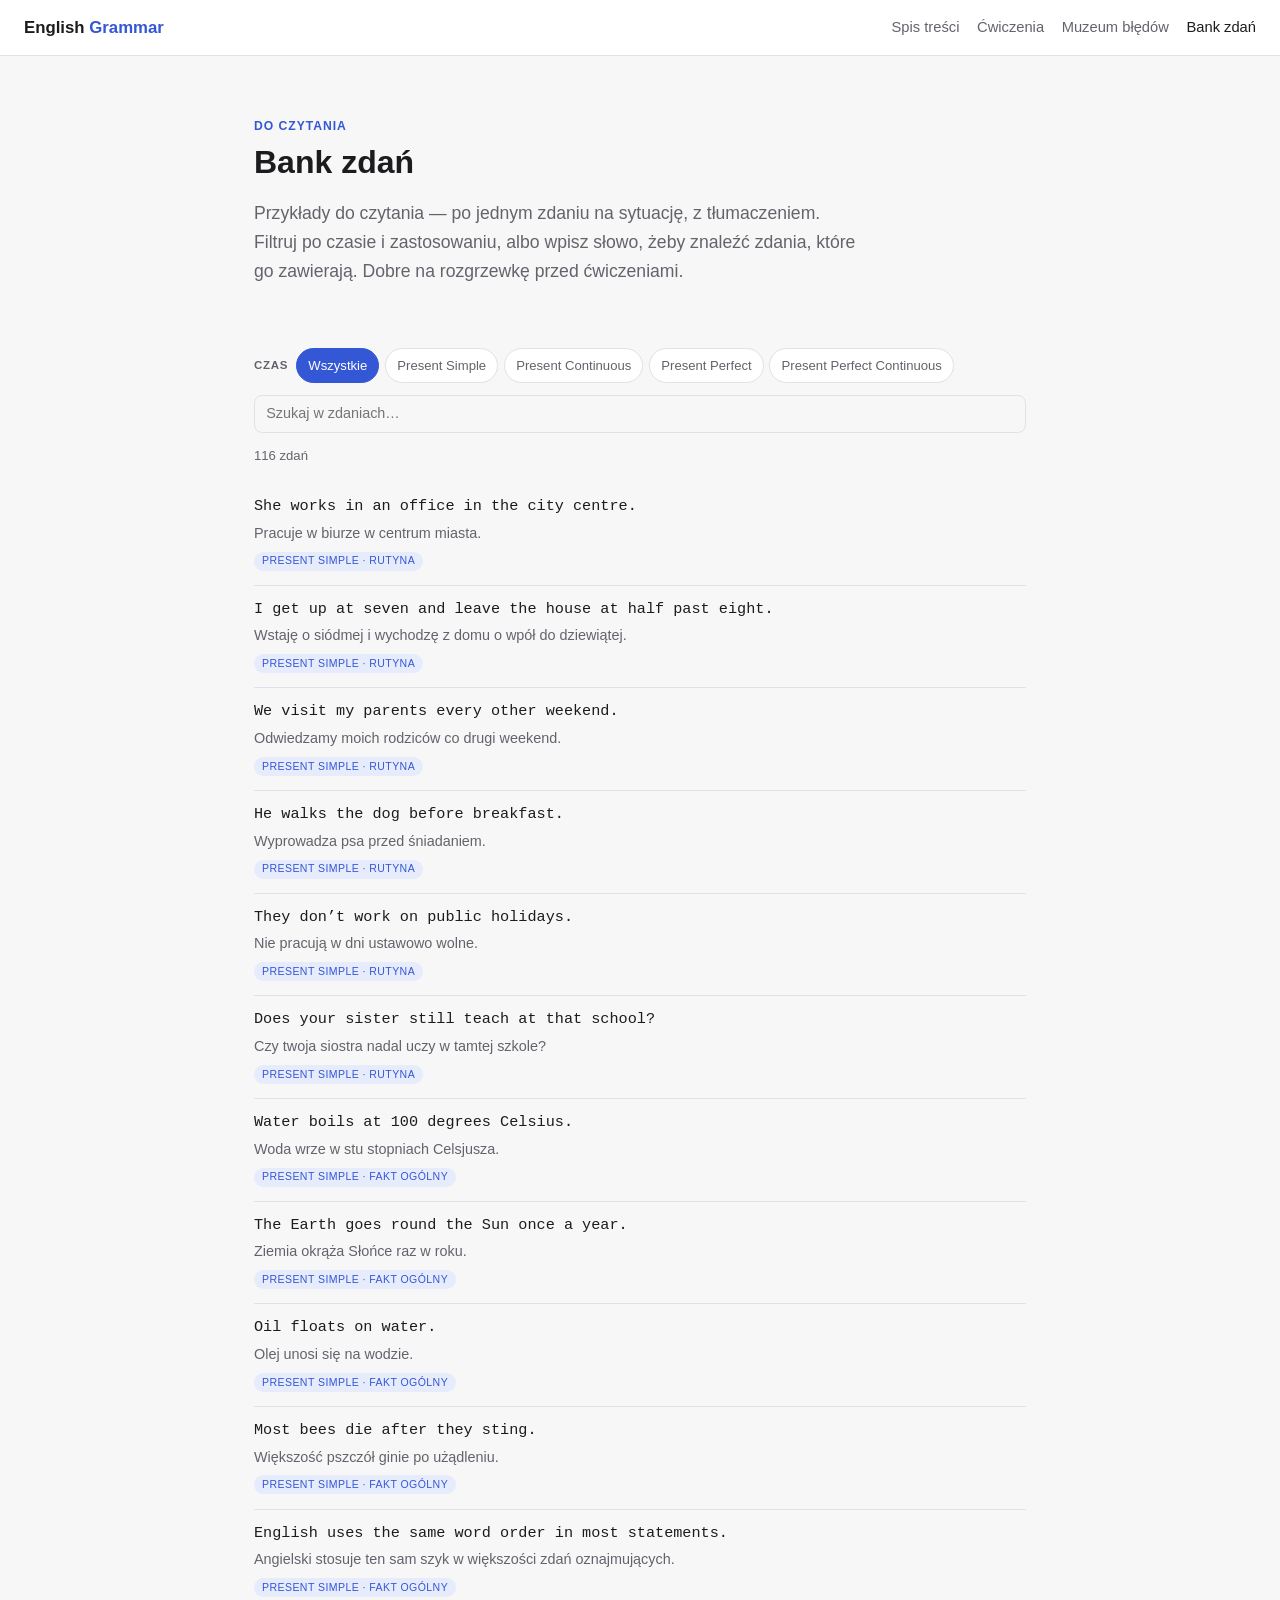
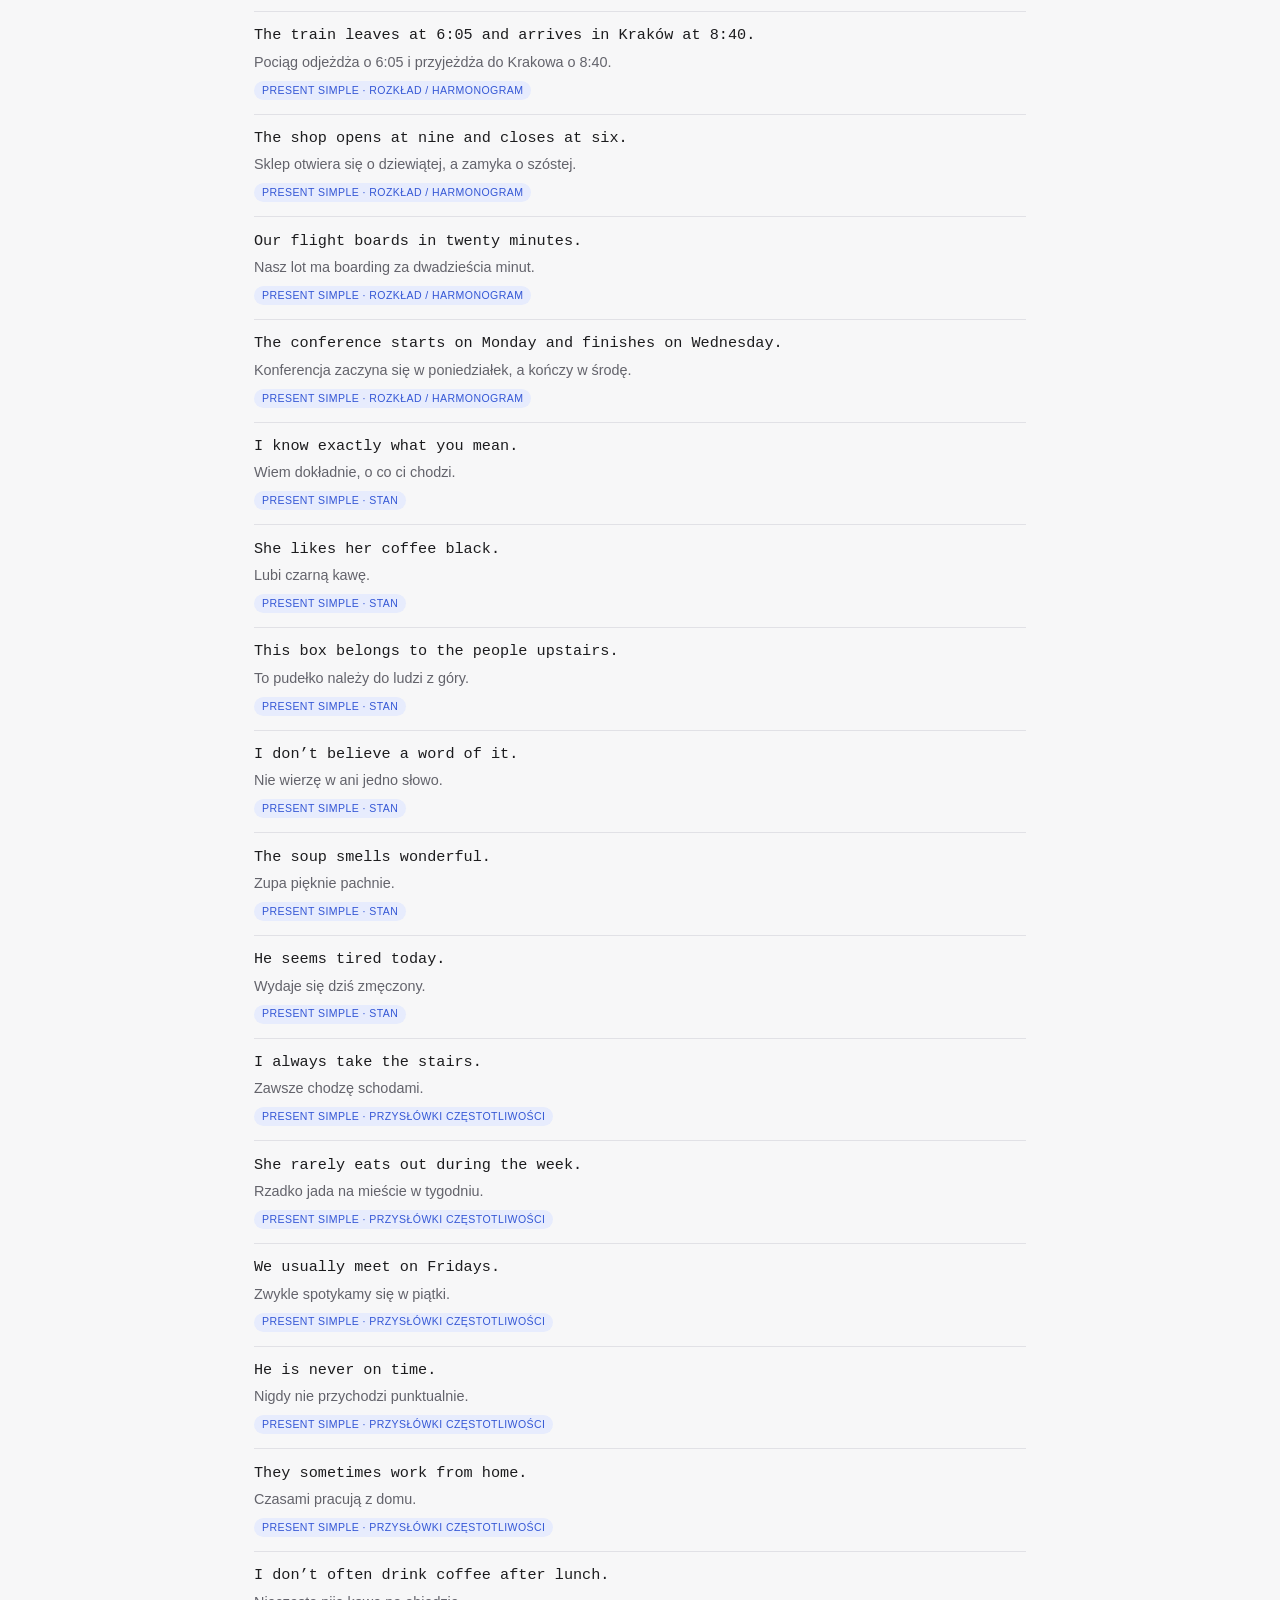
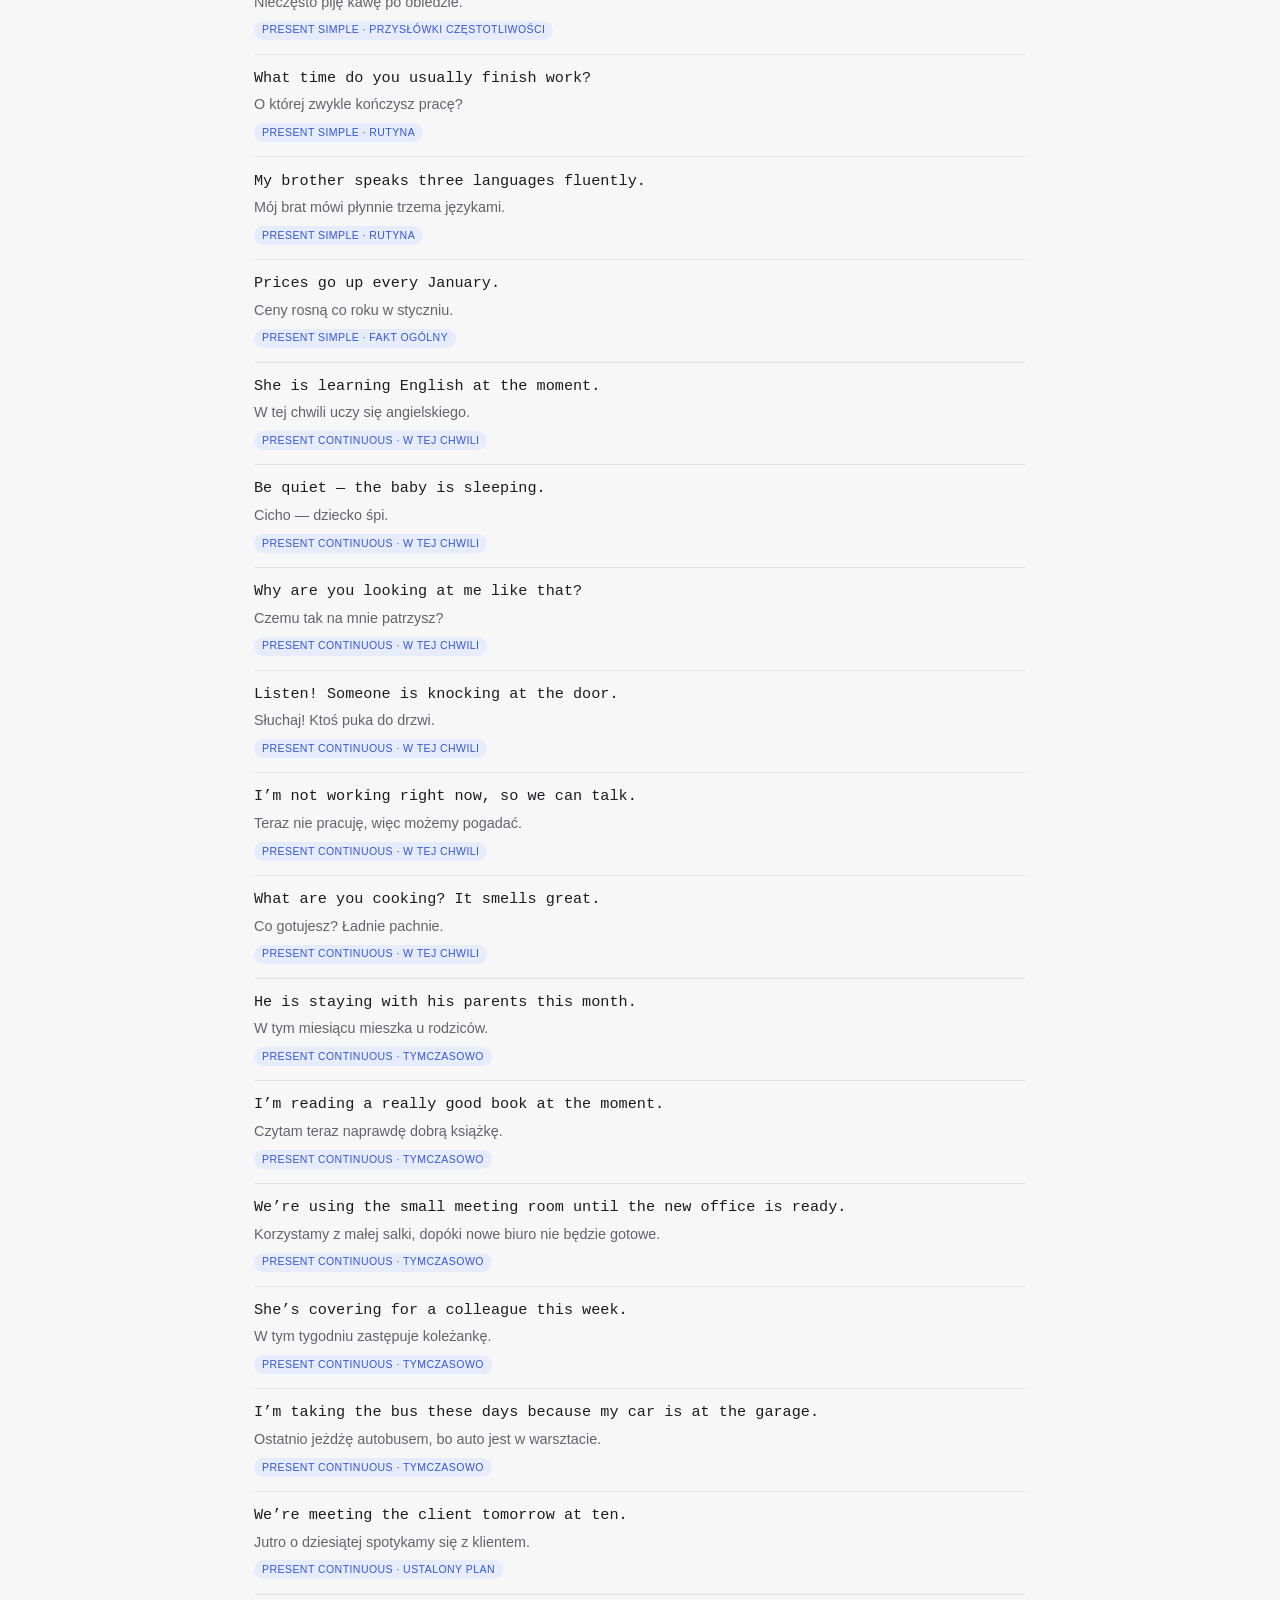
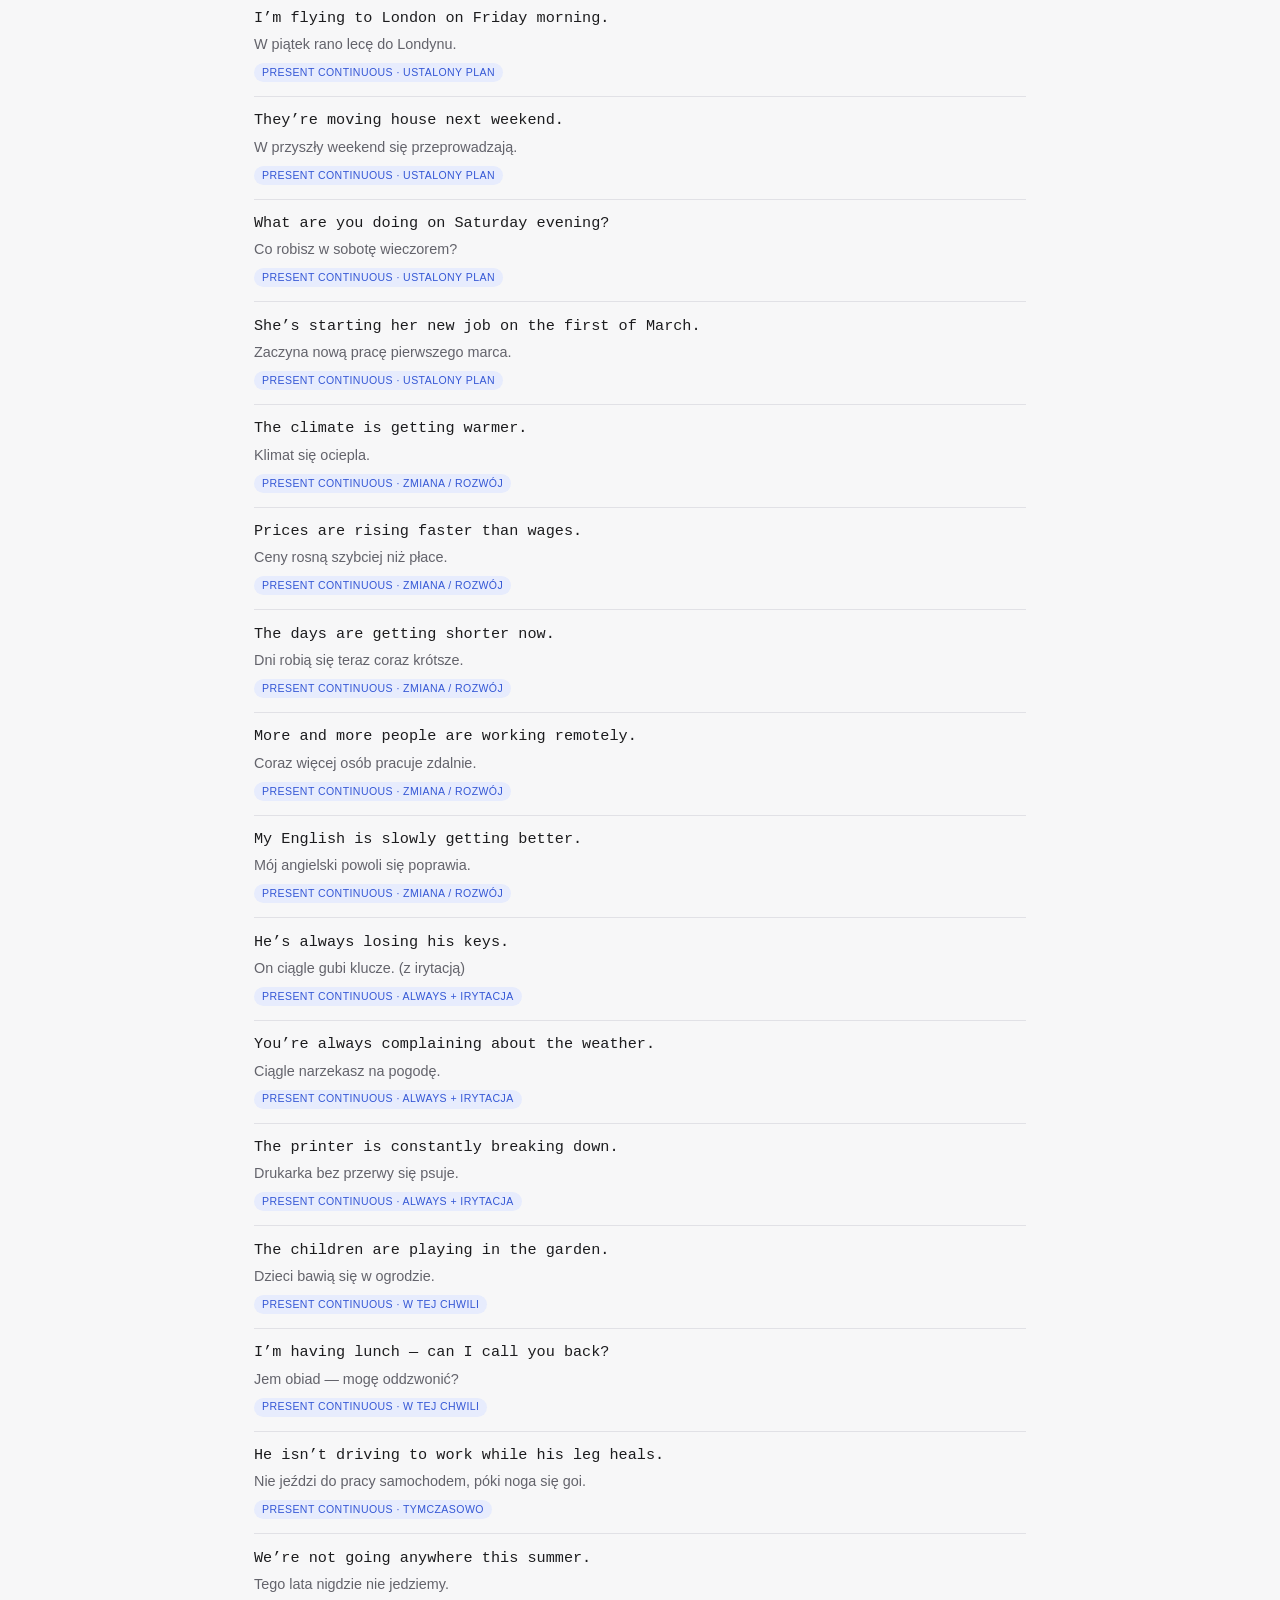
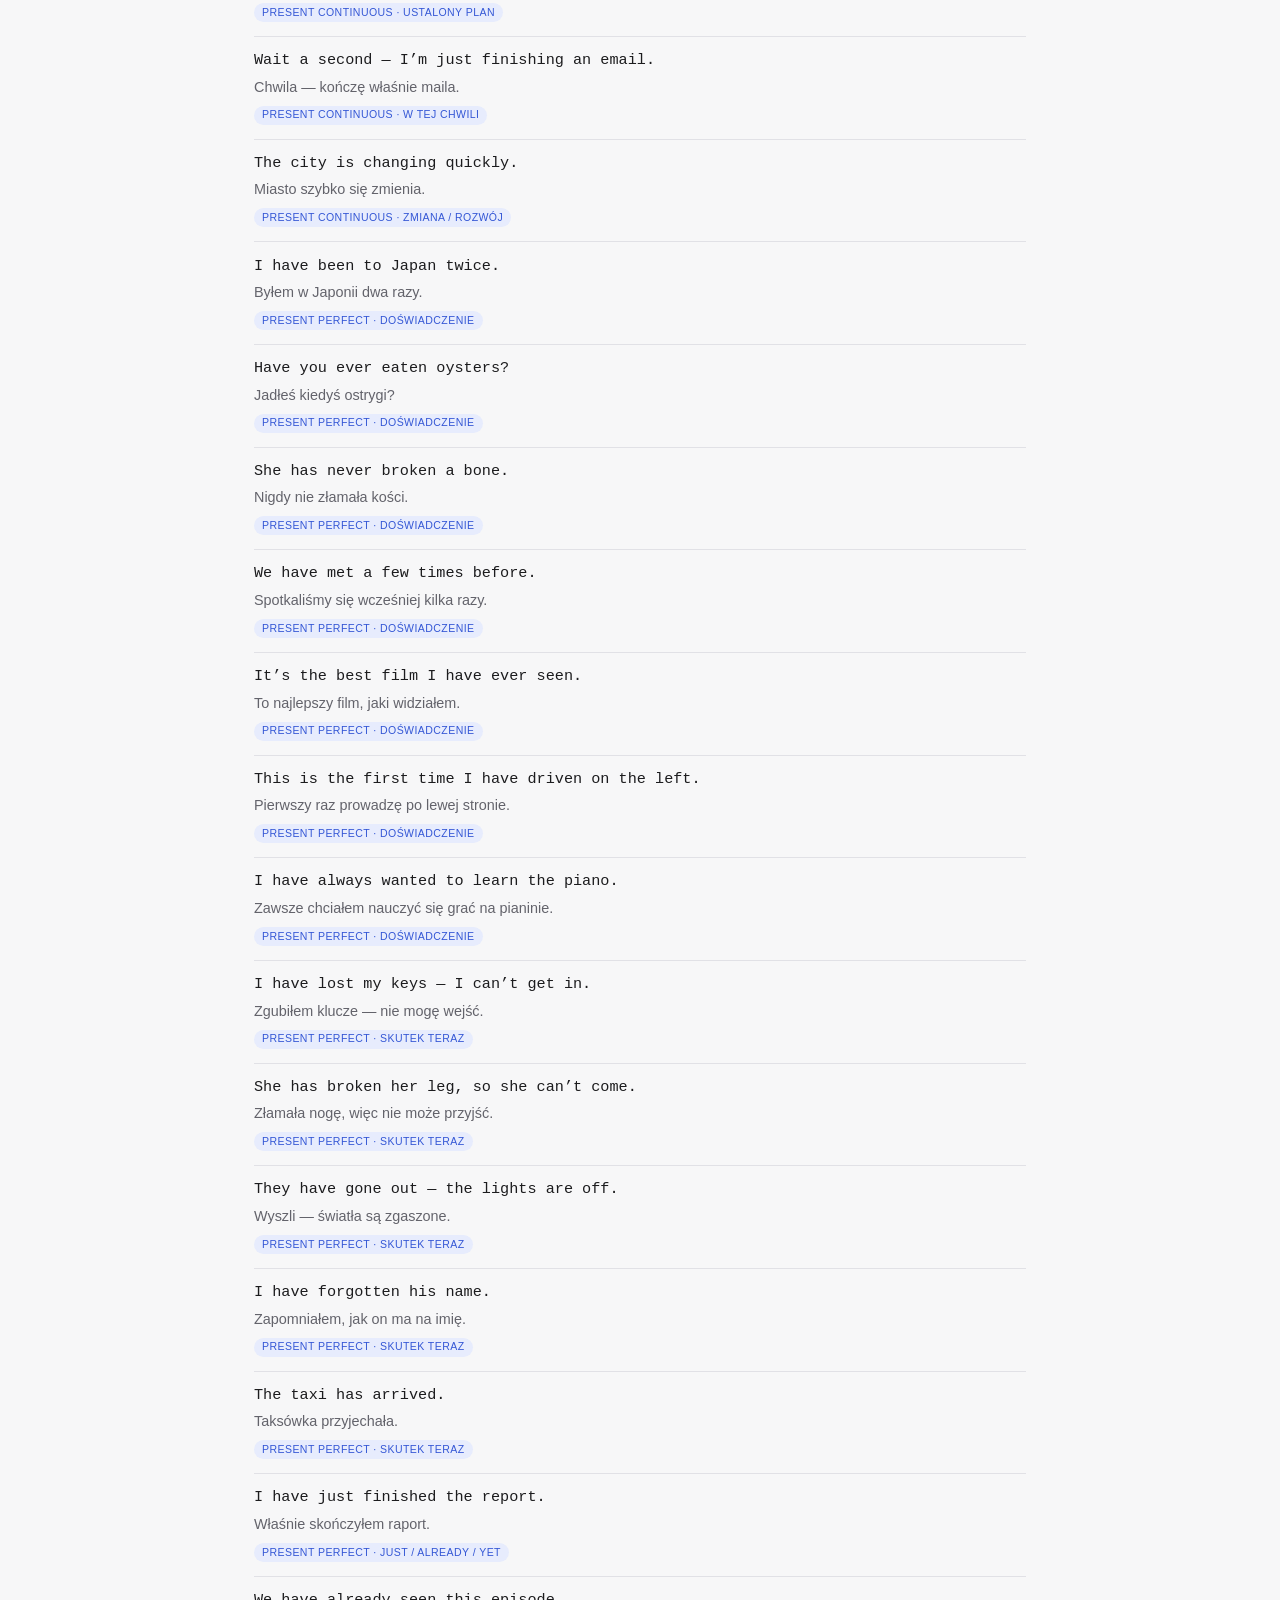
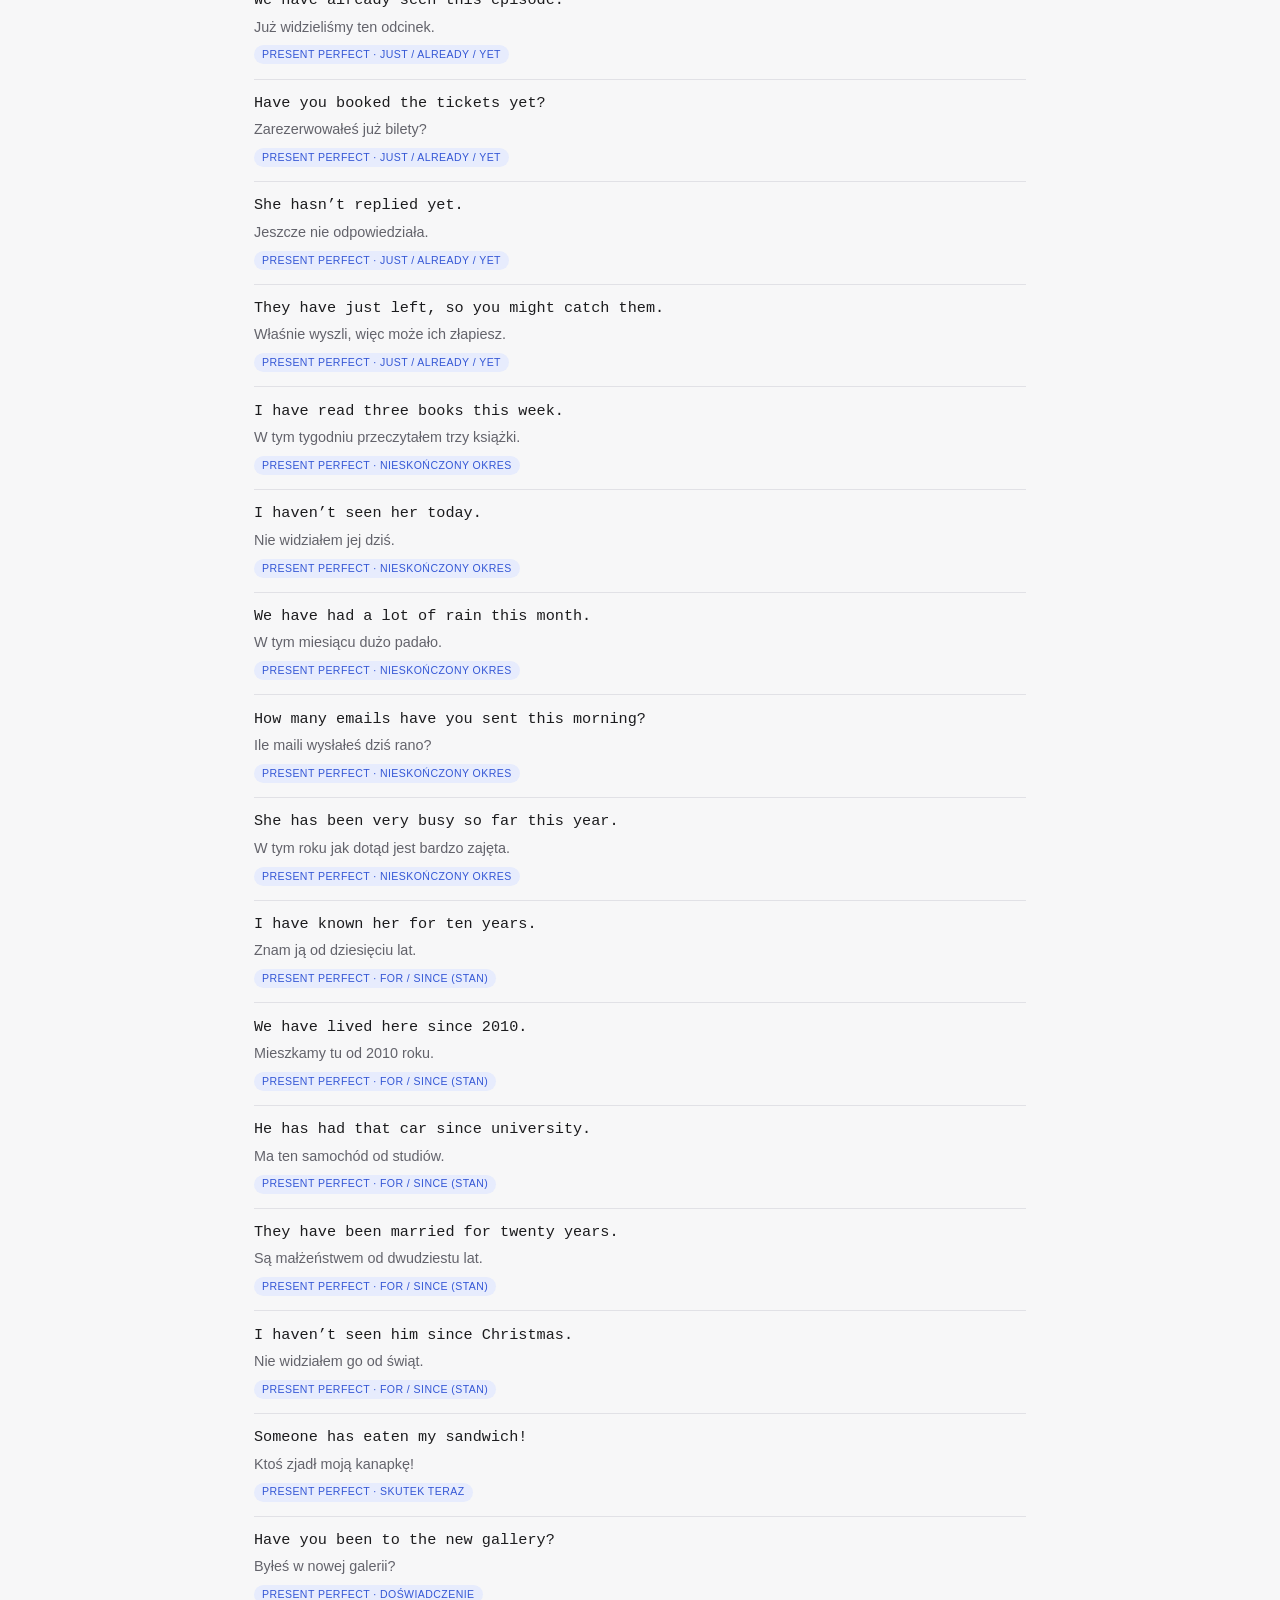
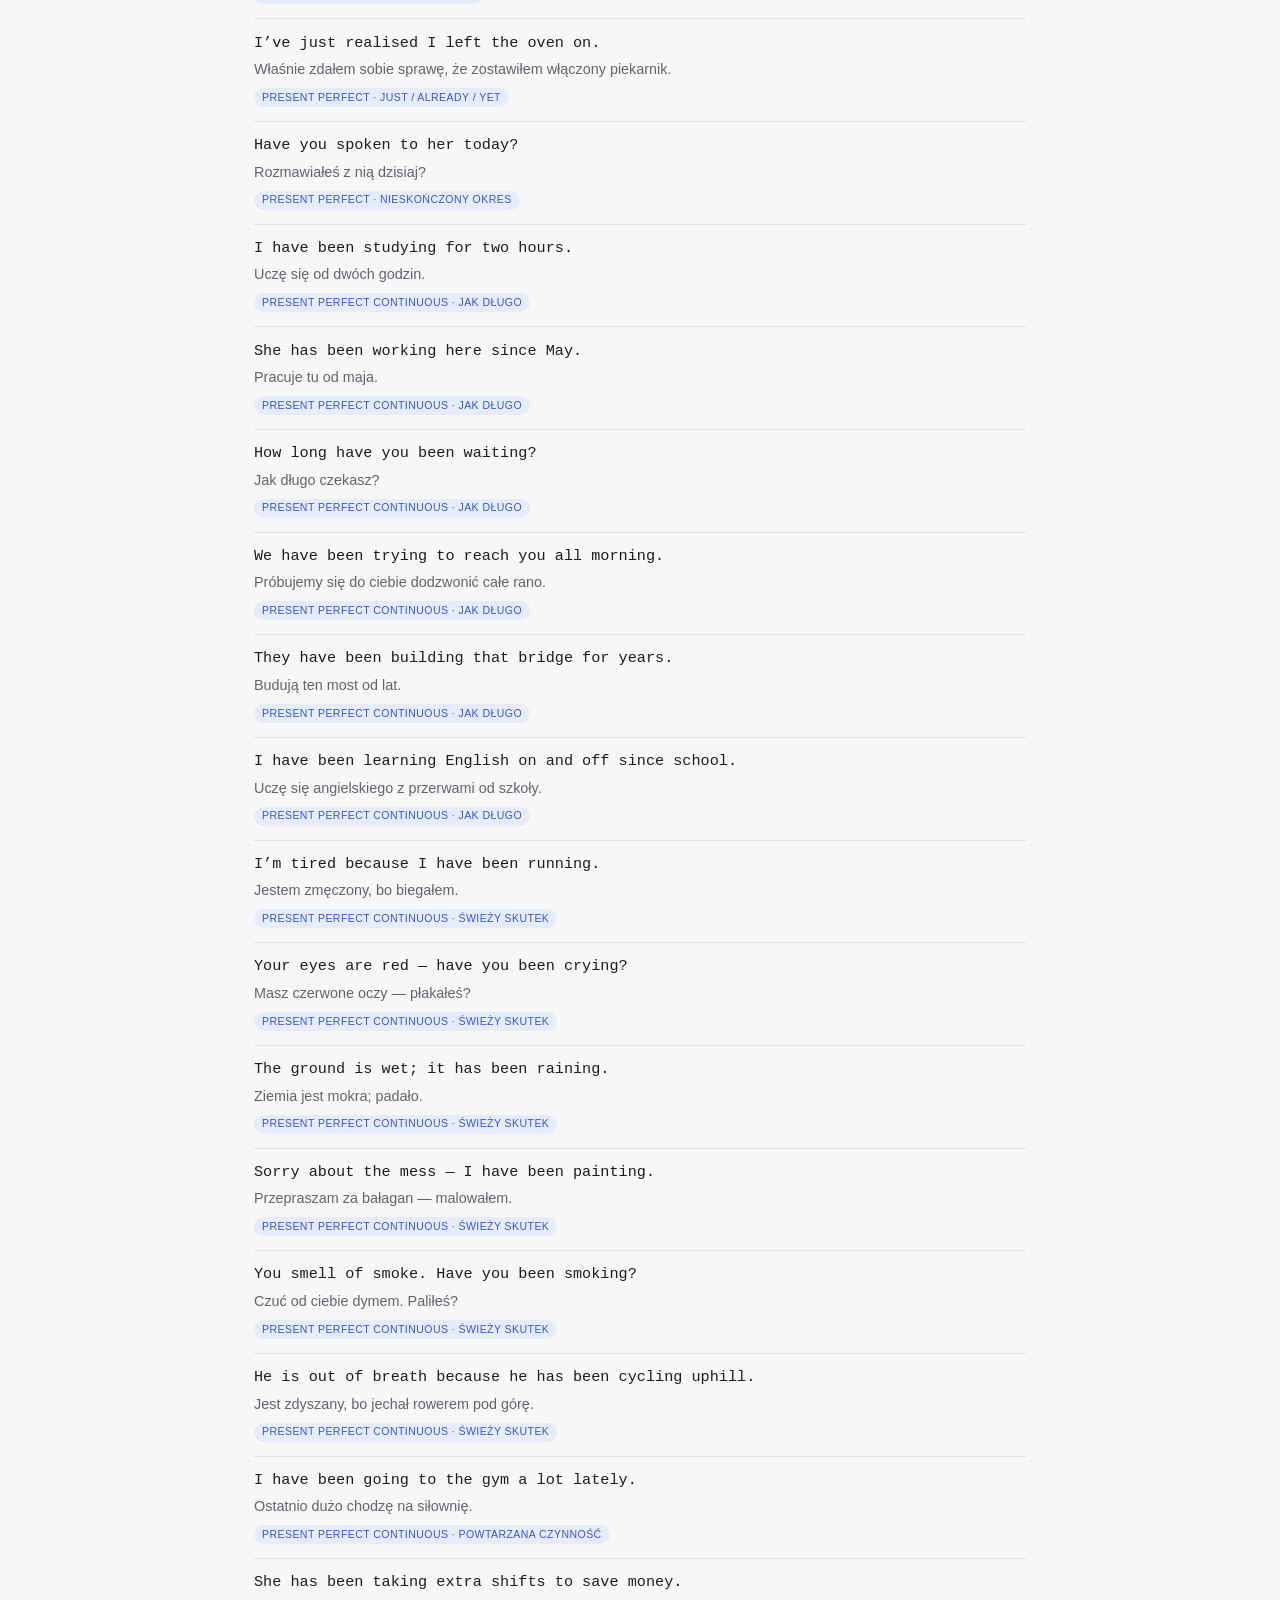
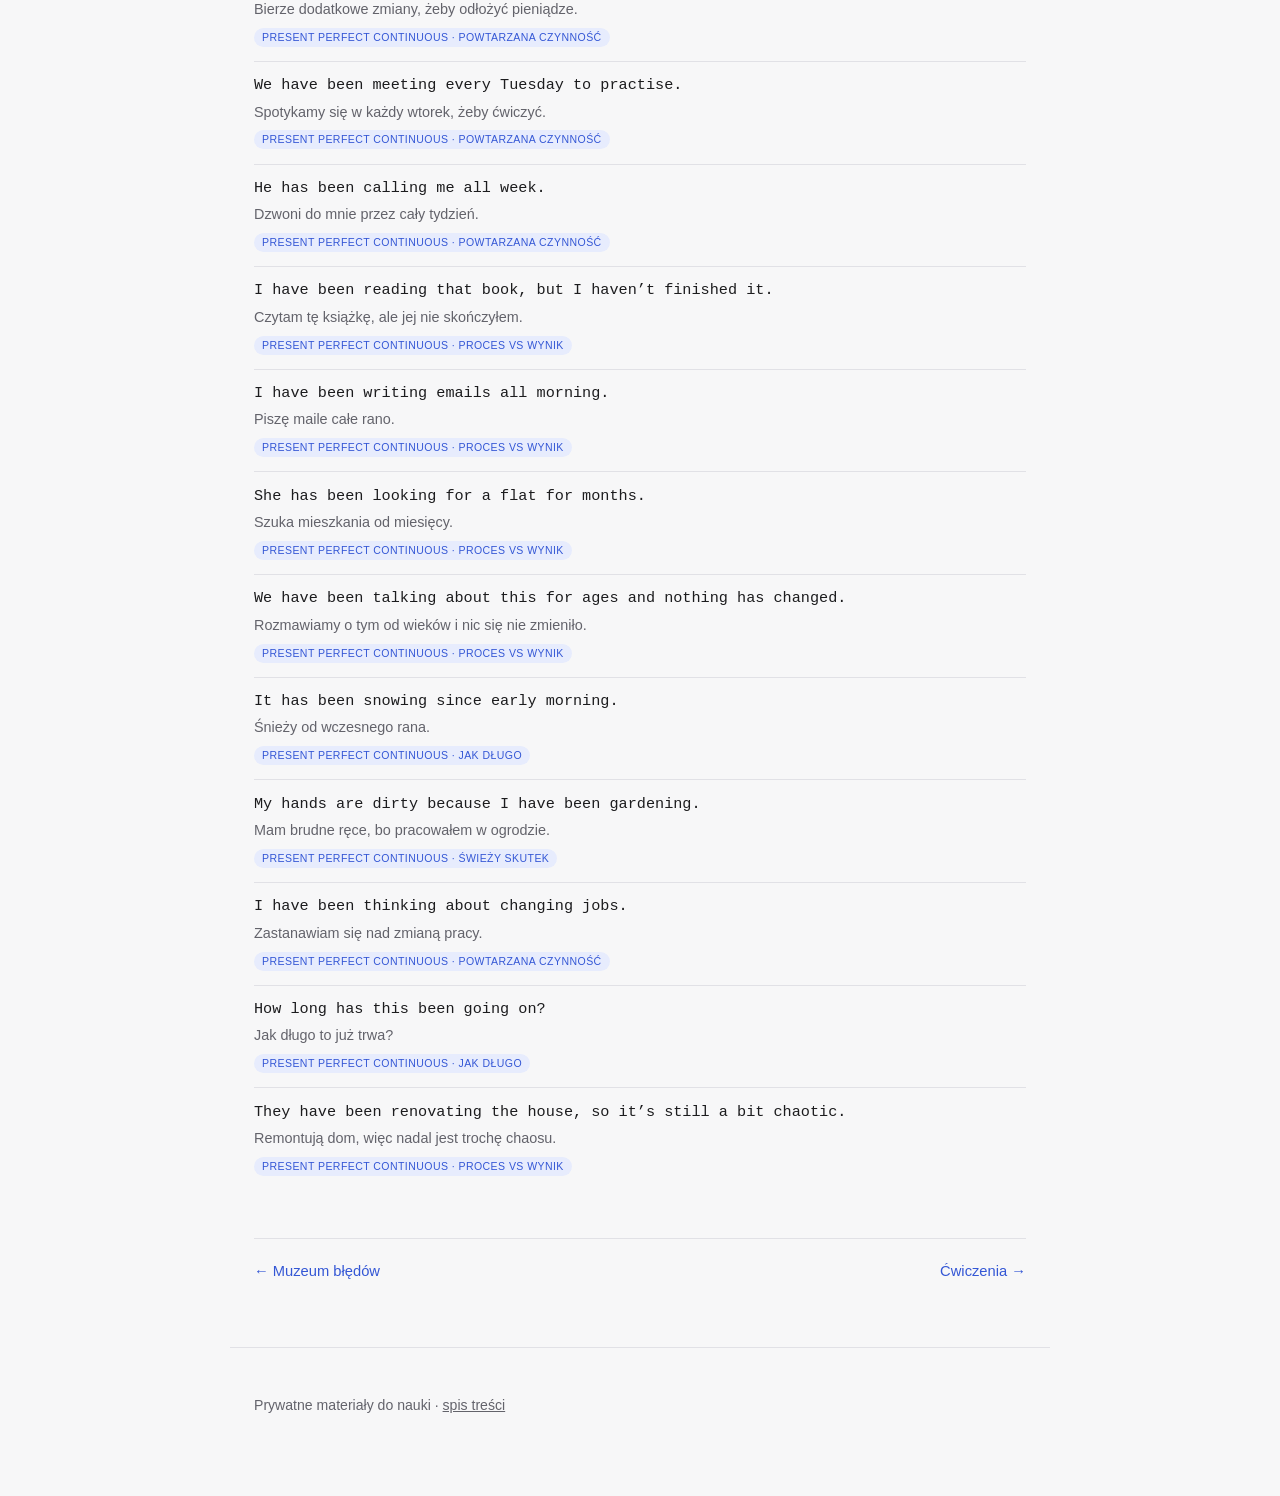
<file: przyklady.html>
<!DOCTYPE html>
<html lang="pl">
<head>
<meta charset="UTF-8">
<meta name="viewport" content="width=device-width, initial-scale=1.0">
<title>Bank zdań — English Grammar</title>
<meta name="description" content="Ponad sto przykładowych zdań w czterech czasach Present, każde z tłumaczeniem. Filtruj po czasie i zastosowaniu, szukaj po treści.">
<link rel="stylesheet" href="assets/css/style.css">
</head>
<body>

<nav class="topnav">
  <a class="topnav__brand" href="index.html">English <span>Grammar</span></a>
  <div class="topnav__links">
    <a href="index.html">Spis treści</a>
    <a href="cwiczenia.html">Ćwiczenia</a>
    <a href="bledy.html">Muzeum błędów</a>
    <a href="przyklady.html" aria-current="page">Bank zdań</a>
  </div>
</nav>

<header class="hero">
  <p class="eyebrow">Do czytania</p>
  <h1>Bank zdań</h1>
  <p class="lead">
    Przykłady do czytania — po jednym zdaniu na sytuację, z tłumaczeniem.
    Filtruj po czasie i zastosowaniu, albo wpisz słowo, żeby znaleźć zdania,
    które go zawierają. Dobre na rozgrzewkę przed ćwiczeniami.
  </p>
</header>

<main class="page">
  <div id="bank"></div>

  <nav class="site-nav">
    <a href="bledy.html">← Muzeum błędów</a>
    <span class="site-nav__spacer"></span>
    <a href="cwiczenia.html">Ćwiczenia →</a>
  </nav>
</main>

<footer>
  <p>Prywatne materiały do nauki · <a href="index.html">spis treści</a></p>
</footer>

<script src="assets/js/reading.js"></script>
<script src="assets/js/data/przyklady.js"></script>
<script>
(function () {
  var TENSE_ORDER = ['Present Simple', 'Present Continuous', 'Present Perfect', 'Present Perfect Continuous'];

  function row(entry) {
    var el = document.createElement('div');
    el.className = 'bank__row';

    var en = document.createElement('p');
    en.className = 'bank__en';
    en.lang = 'en';
    en.textContent = entry.en;
    el.appendChild(en);

    var pl = document.createElement('p');
    pl.className = 'bank__pl';
    pl.textContent = entry.pl;
    el.appendChild(pl);

    var tag = document.createElement('span');
    tag.className = 'bank__tag';
    tag.textContent = entry.tense + ' · ' + entry.use;
    el.appendChild(tag);

    return el;
  }

  EG.mountList(document.getElementById('bank'), {
    data: window.EG_PRZYKLADY,
    listClass: 'bank',
    unit: 'zdań',
    search: ['en', 'pl'],
    searchLabel: 'Szukaj w zdaniach…',
    facets: [
      { key: 'tense', label: 'Czas', all: 'Wszystkie', order: TENSE_ORDER }
    ],
    render: row,
    empty: 'Żadne zdanie nie pasuje do filtrów.'
  });
})();
</script>

</body>
</html>
</file>
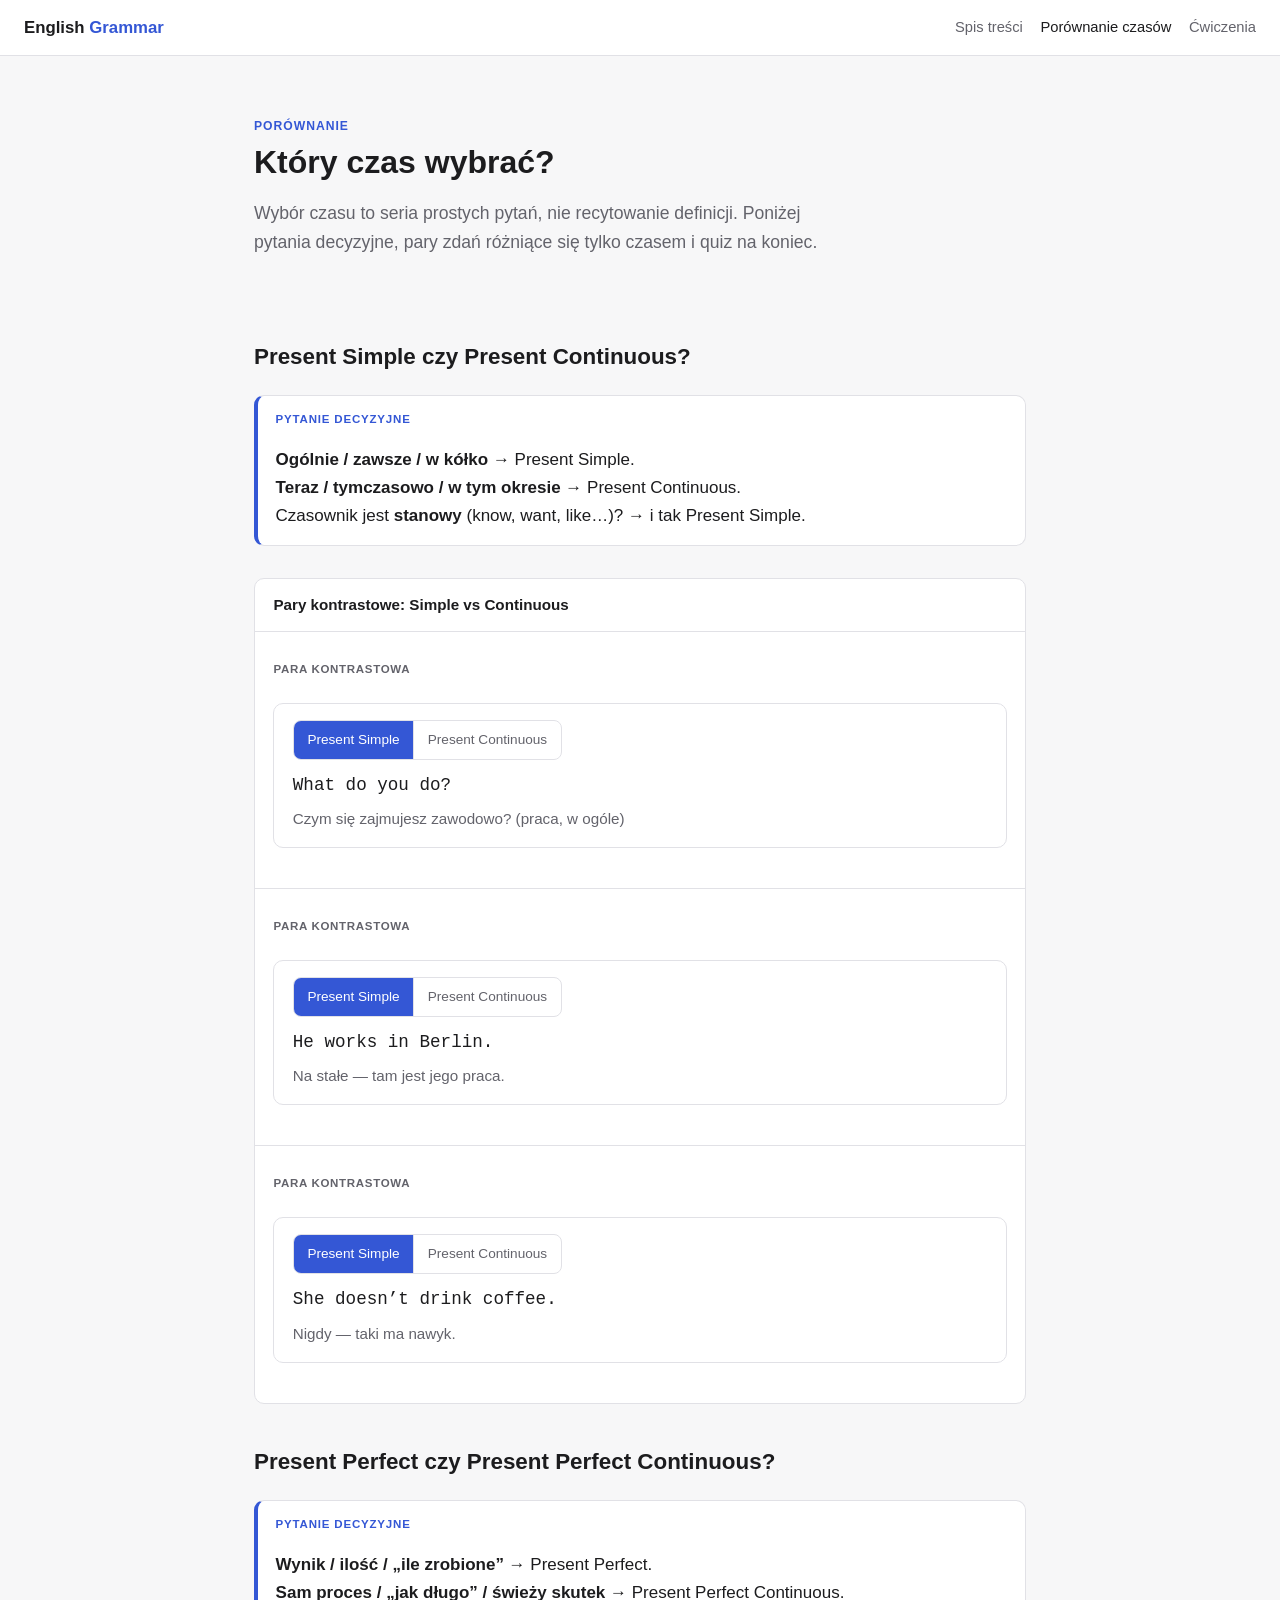
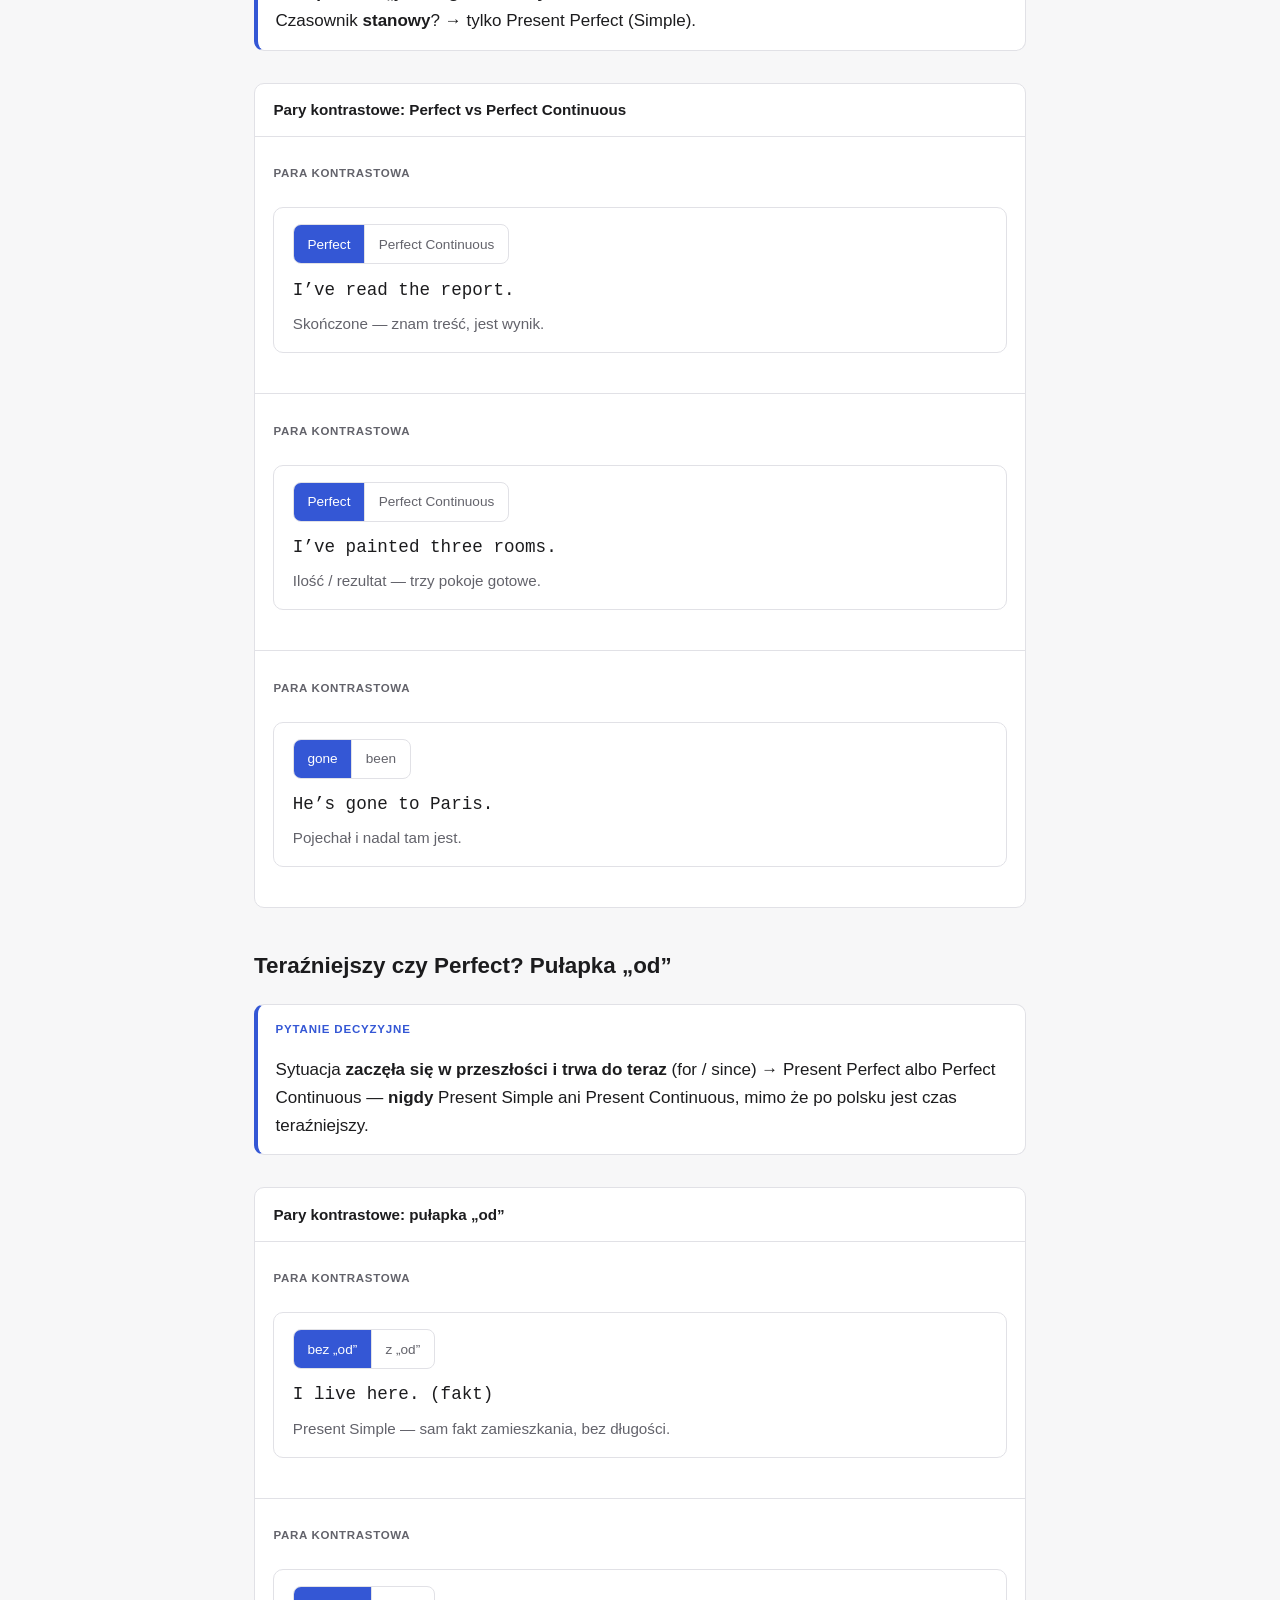
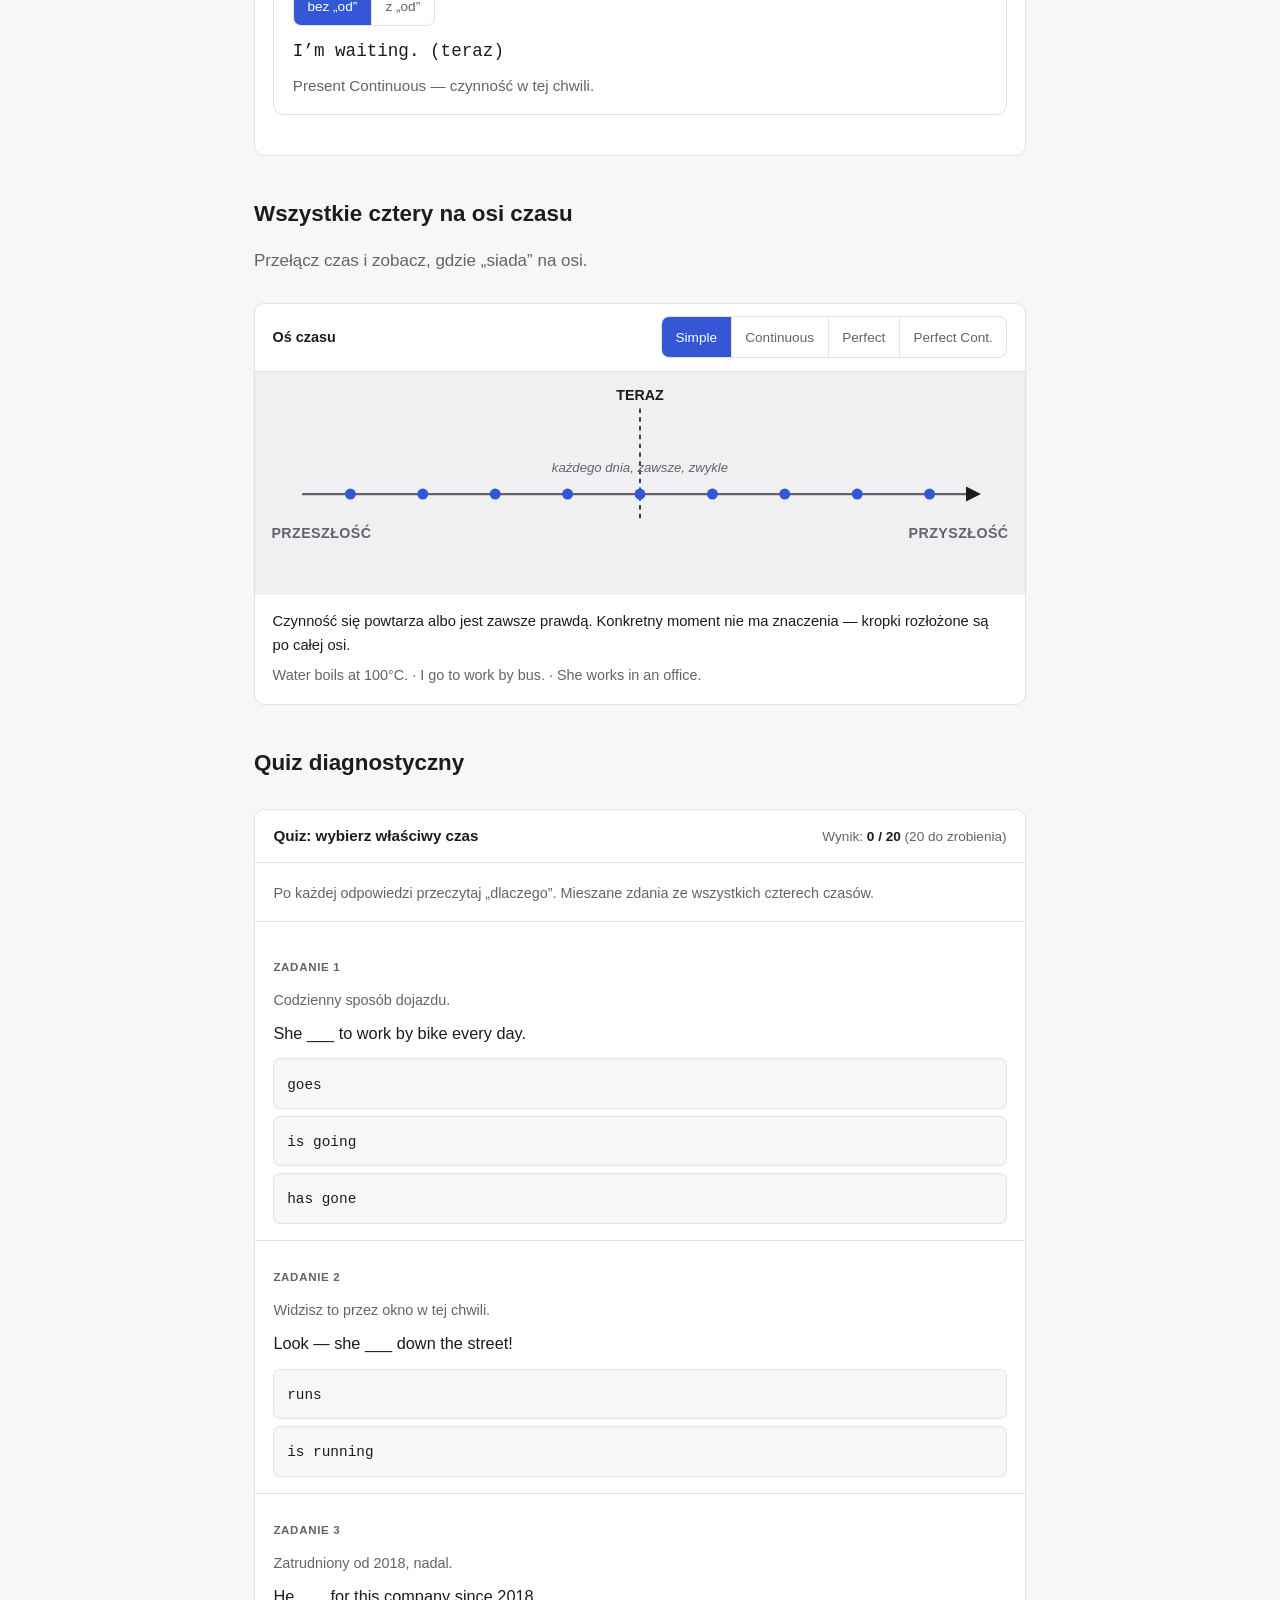
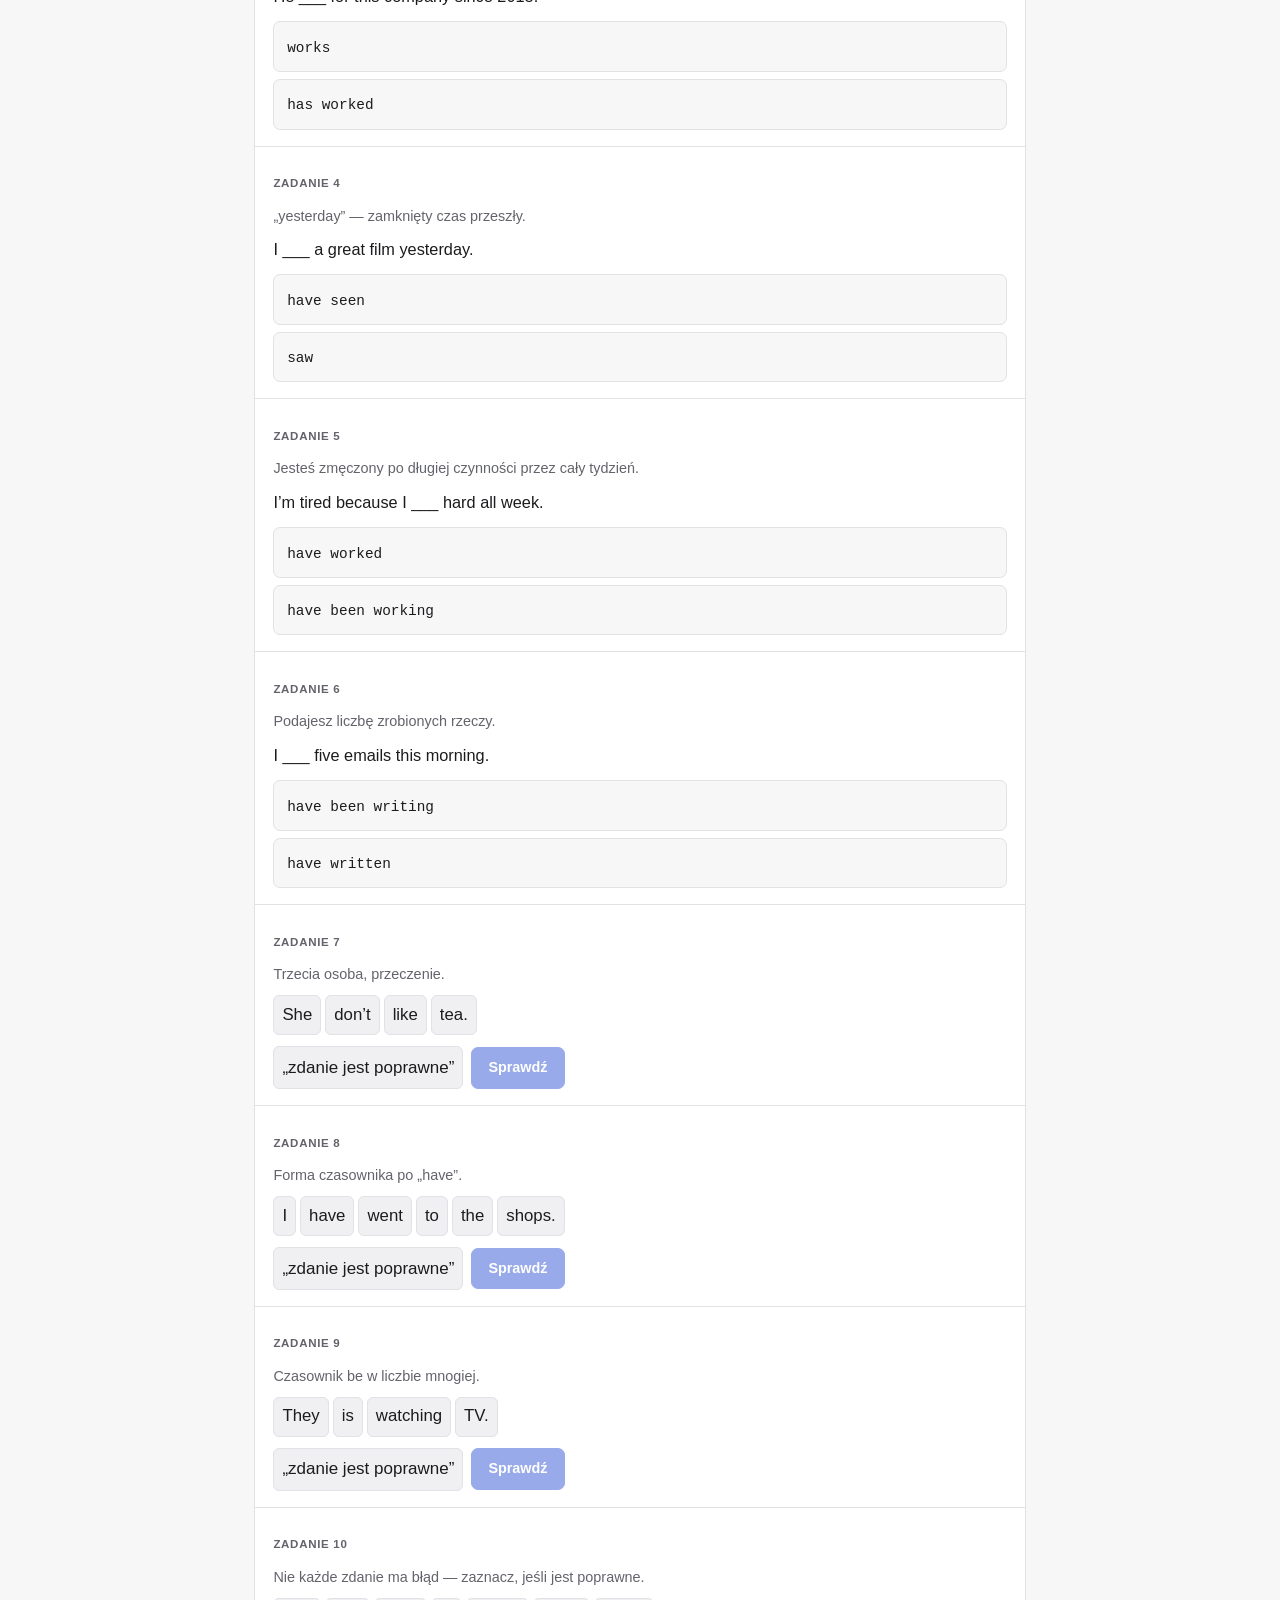
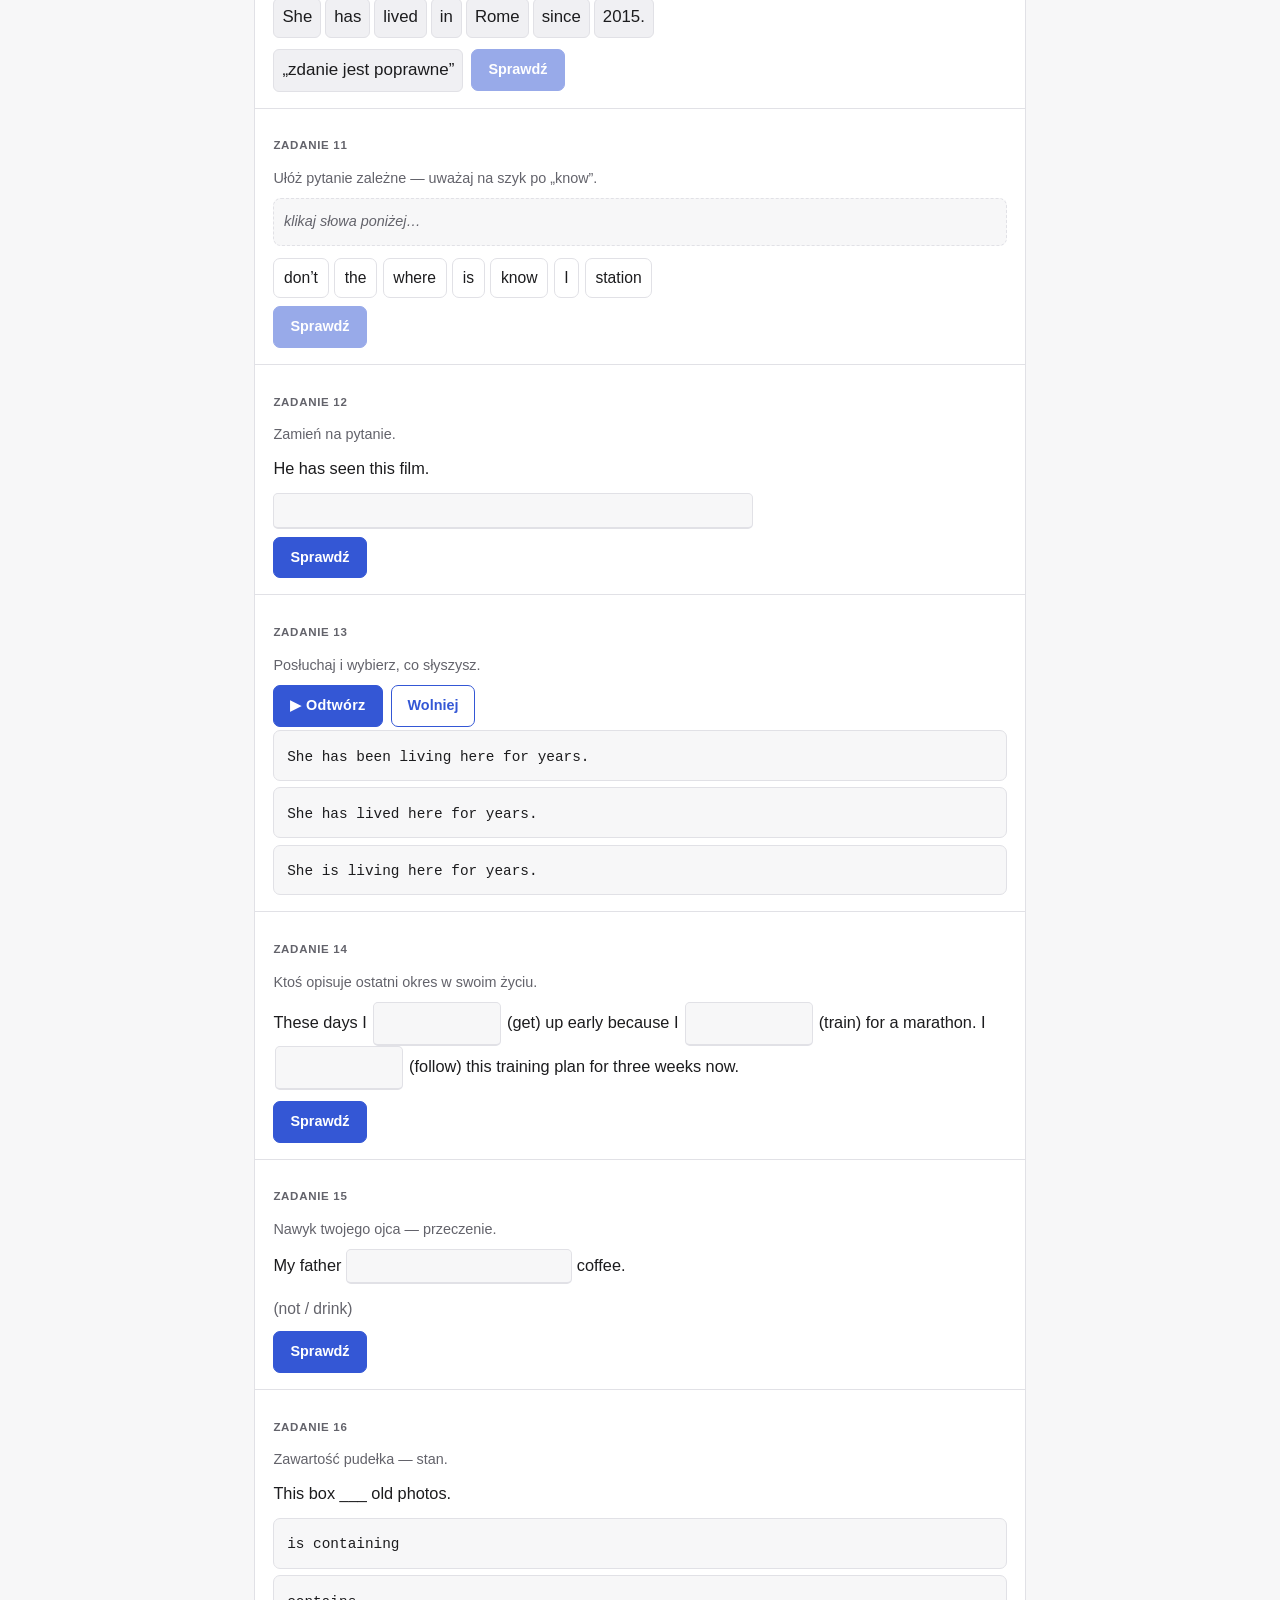
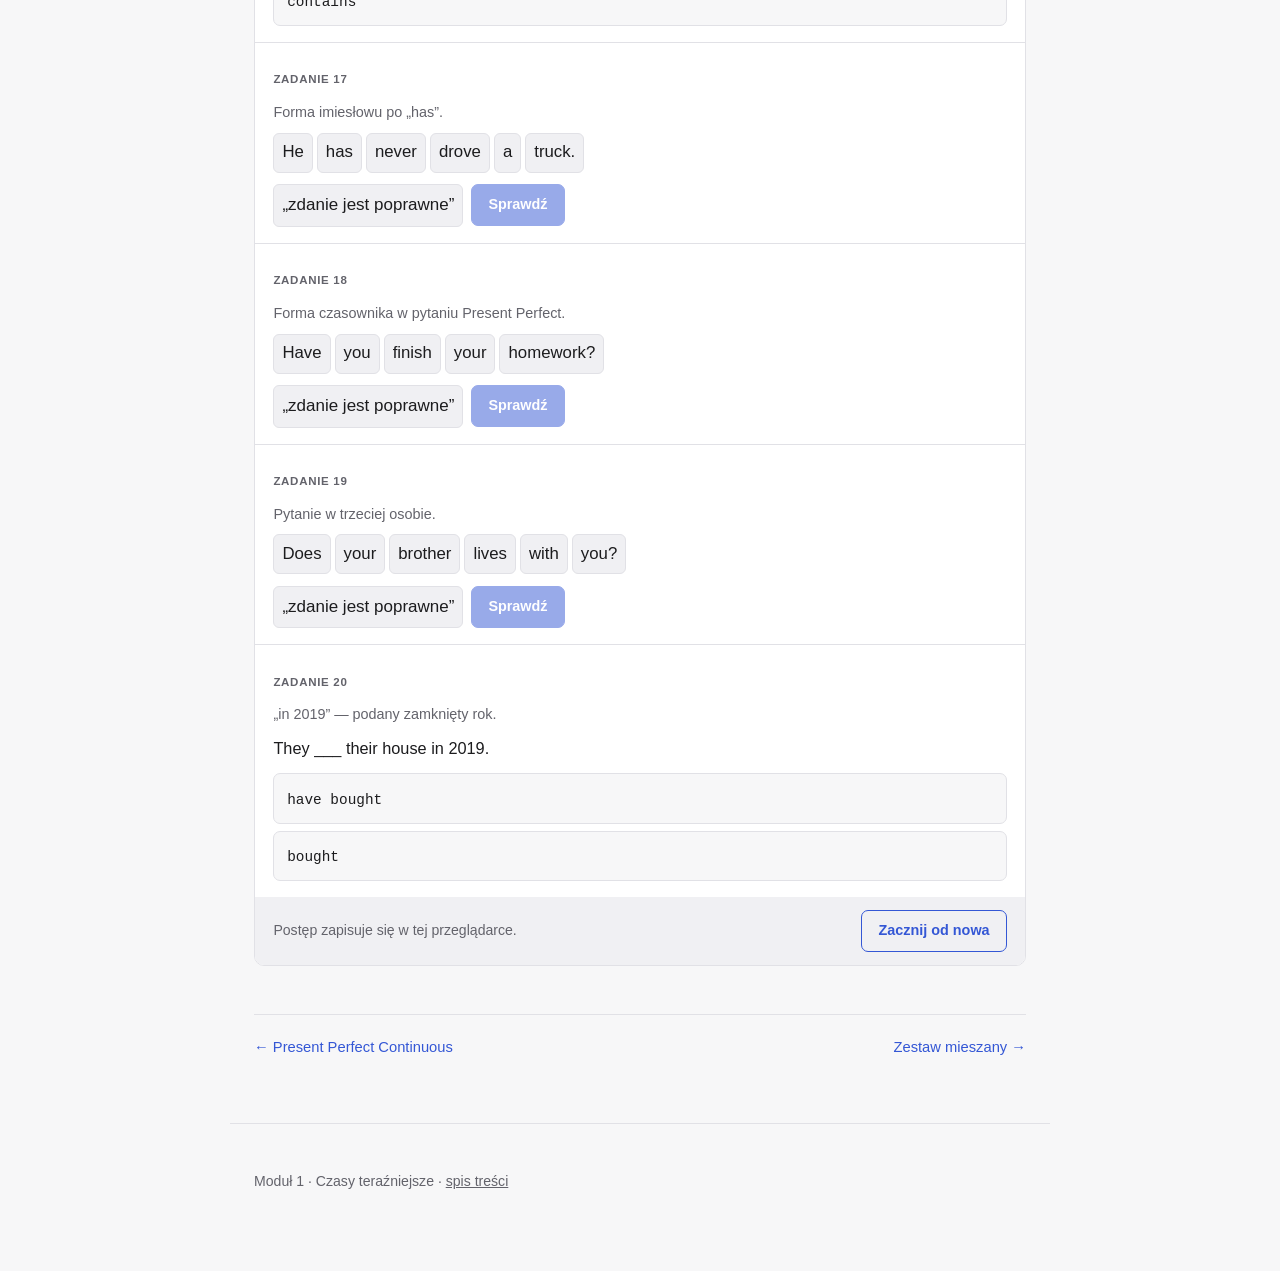
<file: czasy/porownanie.html>
<!DOCTYPE html>
<html lang="pl">
<head>
<meta charset="UTF-8">
<meta name="viewport" content="width=device-width, initial-scale=1.0">
<title>Który czas wybrać? — English Grammar</title>
<meta name="description" content="Porównanie czterech czasów Present: pytania decyzyjne, pary kontrastowe, przełączana oś czasu i quiz diagnostyczny.">
<link rel="stylesheet" href="../assets/css/style.css">
</head>
<body>

<nav class="topnav">
  <a class="topnav__brand" href="../index.html">English <span>Grammar</span></a>
  <div class="topnav__links">
    <a href="../index.html">Spis treści</a>
    <a href="porownanie.html" aria-current="page">Porównanie czasów</a>
    <a href="../cwiczenia.html">Ćwiczenia</a>
  </div>
</nav>

<header class="hero">
  <p class="eyebrow">Porównanie</p>
  <h1>Który czas wybrać?</h1>
  <p class="lead">
    Wybór czasu to seria prostych pytań, nie recytowanie definicji. Poniżej
    pytania decyzyjne, pary zdań różniące się tylko czasem i quiz na koniec.
  </p>
</header>

<main class="page">

  <h2>Present Simple czy Present Continuous?</h2>
  <div class="rule">
    <p class="rule__label">Pytanie decyzyjne</p>
    <p>
      <strong>Ogólnie / zawsze / w kółko</strong> → Present Simple.<br>
      <strong>Teraz / tymczasowo / w tym okresie</strong> → Present Continuous.<br>
      Czasownik jest <strong>stanowy</strong> (<span lang="en">know, want, like…</span>)?
      → i tak Present Simple.
    </p>
  </div>

  <div id="cmp-simple-cont"></div>

  <h2>Present Perfect czy Present Perfect Continuous?</h2>
  <div class="rule">
    <p class="rule__label">Pytanie decyzyjne</p>
    <p>
      <strong>Wynik / ilość / „ile zrobione”</strong> → Present Perfect.<br>
      <strong>Sam proces / „jak długo” / świeży skutek</strong> → Present Perfect Continuous.<br>
      Czasownik <strong>stanowy</strong>? → tylko Present Perfect (Simple).
    </p>
  </div>

  <div id="cmp-perf"></div>

  <h2>Teraźniejszy czy Perfect? Pułapka „od”</h2>
  <div class="rule">
    <p class="rule__label">Pytanie decyzyjne</p>
    <p>
      Sytuacja <strong>zaczęła się w przeszłości i trwa do teraz</strong>
      (<span lang="en">for</span> / <span lang="en">since</span>) → Present
      Perfect albo Perfect Continuous — <strong>nigdy</strong> Present Simple
      ani Present Continuous, mimo że po polsku jest czas teraźniejszy.
    </p>
  </div>

  <div id="cmp-since"></div>

  <h2>Wszystkie cztery na osi czasu</h2>
  <p class="muted">Przełącz czas i zobacz, gdzie „siada” na osi.</p>
  <div data-timeline="present-simple" data-switcher></div>

  <h2>Quiz diagnostyczny</h2>
  <div id="quiz"></div>

  <nav class="site-nav">
    <a href="present-perfect-continuous.html">← Present Perfect Continuous</a>
    <span class="site-nav__spacer"></span>
    <a href="../cwiczenia.html">Zestaw mieszany →</a>
  </nav>

</main>

<footer>
  <p>Moduł 1 · Czasy teraźniejsze · <a href="../index.html">spis treści</a></p>
</footer>

<script src="../assets/js/timeline.js"></script>
<script src="../assets/js/exercises.js"></script>
<script src="../assets/js/data/present.js"></script>
<script>
EG.mountExercises(document.getElementById('cmp-simple-cont'), {
  id: 'cmp-simple-cont',
  title: 'Pary kontrastowe: Simple vs Continuous',
  items: [
    {
      type: 'contrast',
      a: { sentence: 'What do you do?', meaning: 'Czym się zajmujesz zawodowo? (praca, w ogóle)' },
      b: { sentence: 'What are you doing?', meaning: 'Co robisz w tej chwili?' },
      labels: ['Present Simple', 'Present Continuous']
    },
    {
      type: 'contrast',
      a: { sentence: 'He works in Berlin.', meaning: 'Na stałe — tam jest jego praca.' },
      b: { sentence: 'He’s working in Berlin.', meaning: 'Tymczasowo — np. oddelegowany na kilka miesięcy.' },
      labels: ['Present Simple', 'Present Continuous']
    },
    {
      type: 'contrast',
      a: { sentence: 'She doesn’t drink coffee.', meaning: 'Nigdy — taki ma nawyk.' },
      b: { sentence: 'She isn’t drinking coffee.', meaning: 'Nie w tej chwili — akurat teraz nie pije.' },
      labels: ['Present Simple', 'Present Continuous']
    }
  ]
});

EG.mountExercises(document.getElementById('cmp-perf'), {
  id: 'cmp-perf',
  title: 'Pary kontrastowe: Perfect vs Perfect Continuous',
  items: [
    {
      type: 'contrast',
      a: { sentence: 'I’ve read the report.', meaning: 'Skończone — znam treść, jest wynik.' },
      b: { sentence: 'I’ve been reading the report.', meaning: 'O samej czynności — może jeszcze nie skończyłem.' },
      labels: ['Perfect', 'Perfect Continuous']
    },
    {
      type: 'contrast',
      a: { sentence: 'I’ve painted three rooms.', meaning: 'Ilość / rezultat — trzy pokoje gotowe.' },
      b: { sentence: 'I’ve been painting all day.', meaning: 'Czym się zajmowałem i jak długo — bez podawania ilości.' },
      labels: ['Perfect', 'Perfect Continuous']
    },
    {
      type: 'contrast',
      a: { sentence: 'He’s gone to Paris.', meaning: 'Pojechał i nadal tam jest.' },
      b: { sentence: 'He’s been to Paris.', meaning: 'Był i wrócił — albo ma to w doświadczeniu.' },
      labels: ['gone', 'been']
    }
  ]
});

EG.mountExercises(document.getElementById('cmp-since'), {
  id: 'cmp-since',
  title: 'Pary kontrastowe: pułapka „od”',
  items: [
    {
      type: 'contrast',
      a: { sentence: 'I live here. (fakt)', meaning: 'Present Simple — sam fakt zamieszkania, bez długości.' },
      b: { sentence: 'I’ve lived here for ten years.', meaning: 'Z „for/since” — od przeszłości do teraz → Present Perfect. Nie „I live here for ten years”.' },
      labels: ['bez „od”', 'z „od”']
    },
    {
      type: 'contrast',
      a: { sentence: 'I’m waiting. (teraz)', meaning: 'Present Continuous — czynność w tej chwili.' },
      b: { sentence: 'I’ve been waiting since nine.', meaning: 'Z „since” — czekanie zaczęło się w przeszłości i trwa → Perfect Continuous. Nie „I’m waiting since nine”.' },
      labels: ['bez „od”', 'z „od”']
    }
  ]
});

EG.mountExercises(document.getElementById('quiz'), {
  id: 'porownanie-quiz',
  title: 'Quiz: wybierz właściwy czas',
  intro: 'Po każdej odpowiedzi przeczytaj „dlaczego”. Mieszane zdania ze wszystkich czterech czasów.',
  items: EG.bank('mixed')
});
</script>

</body>
</html>
</file>
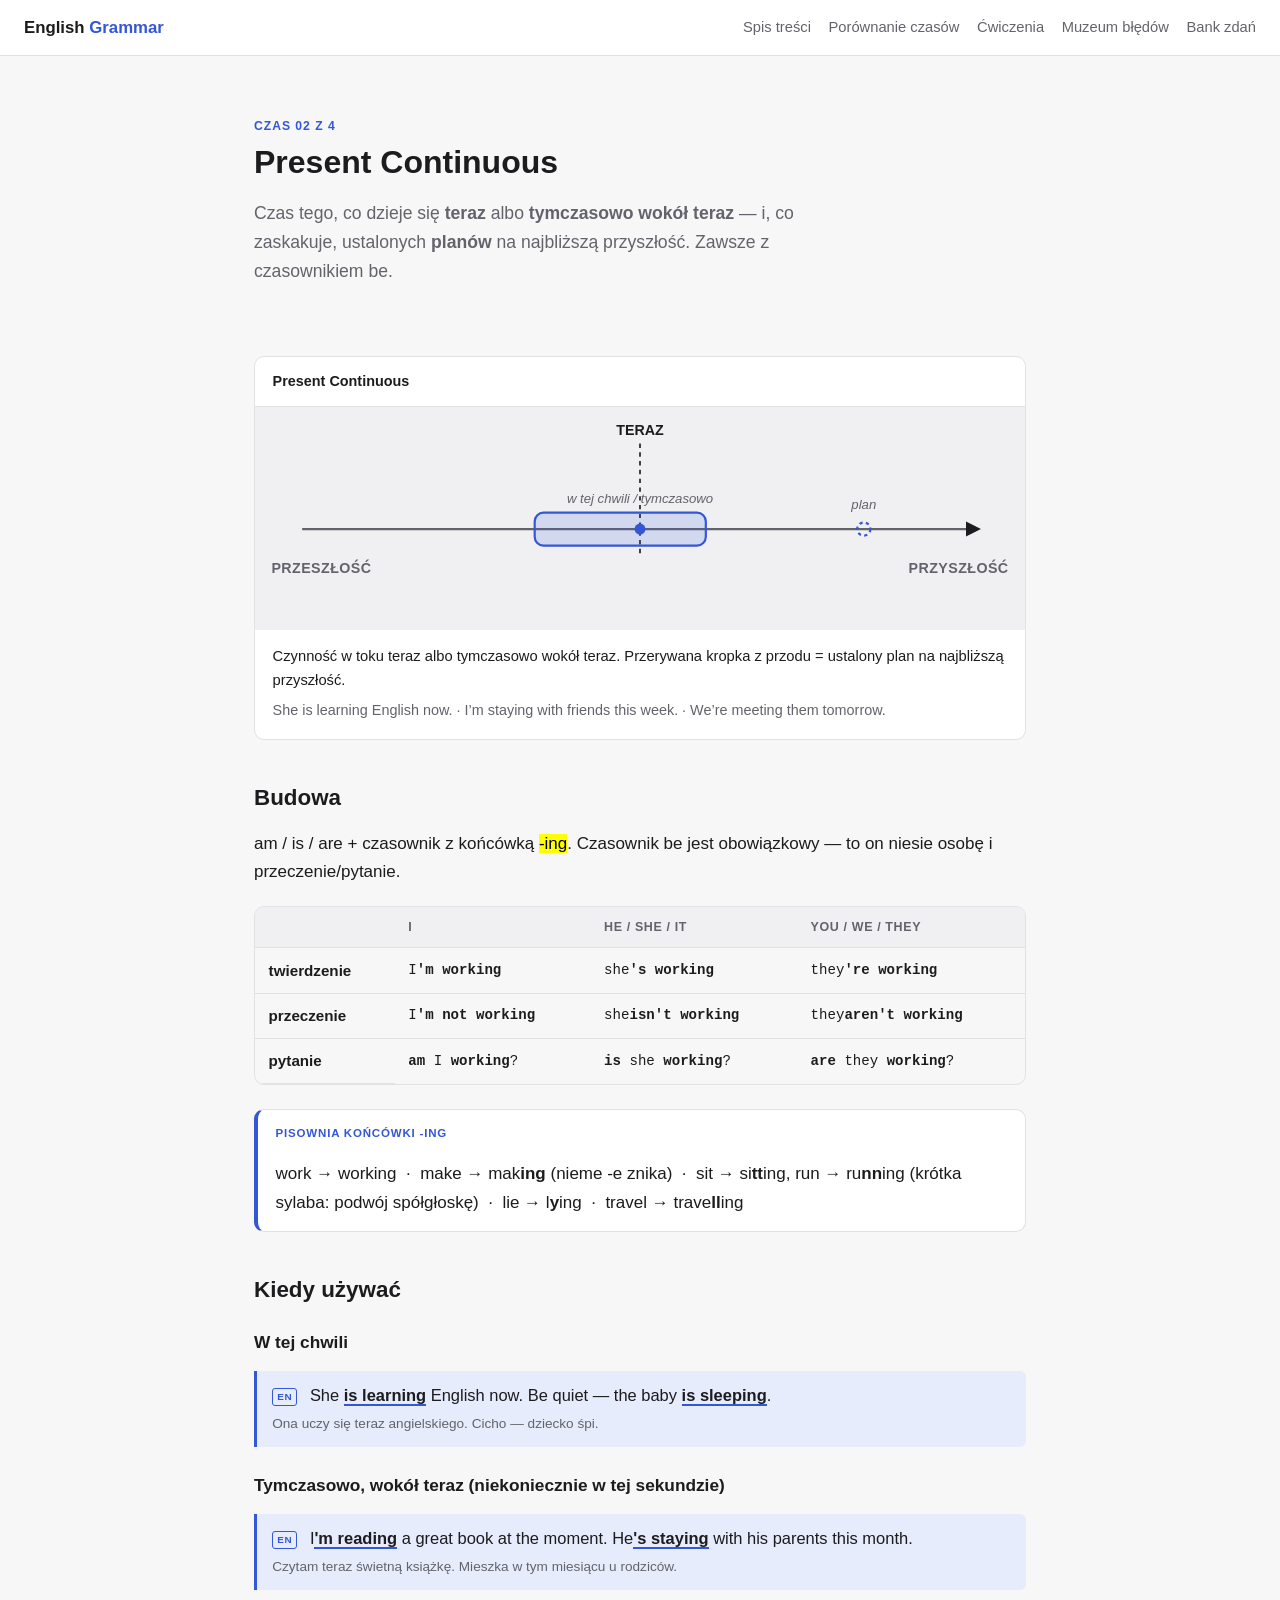
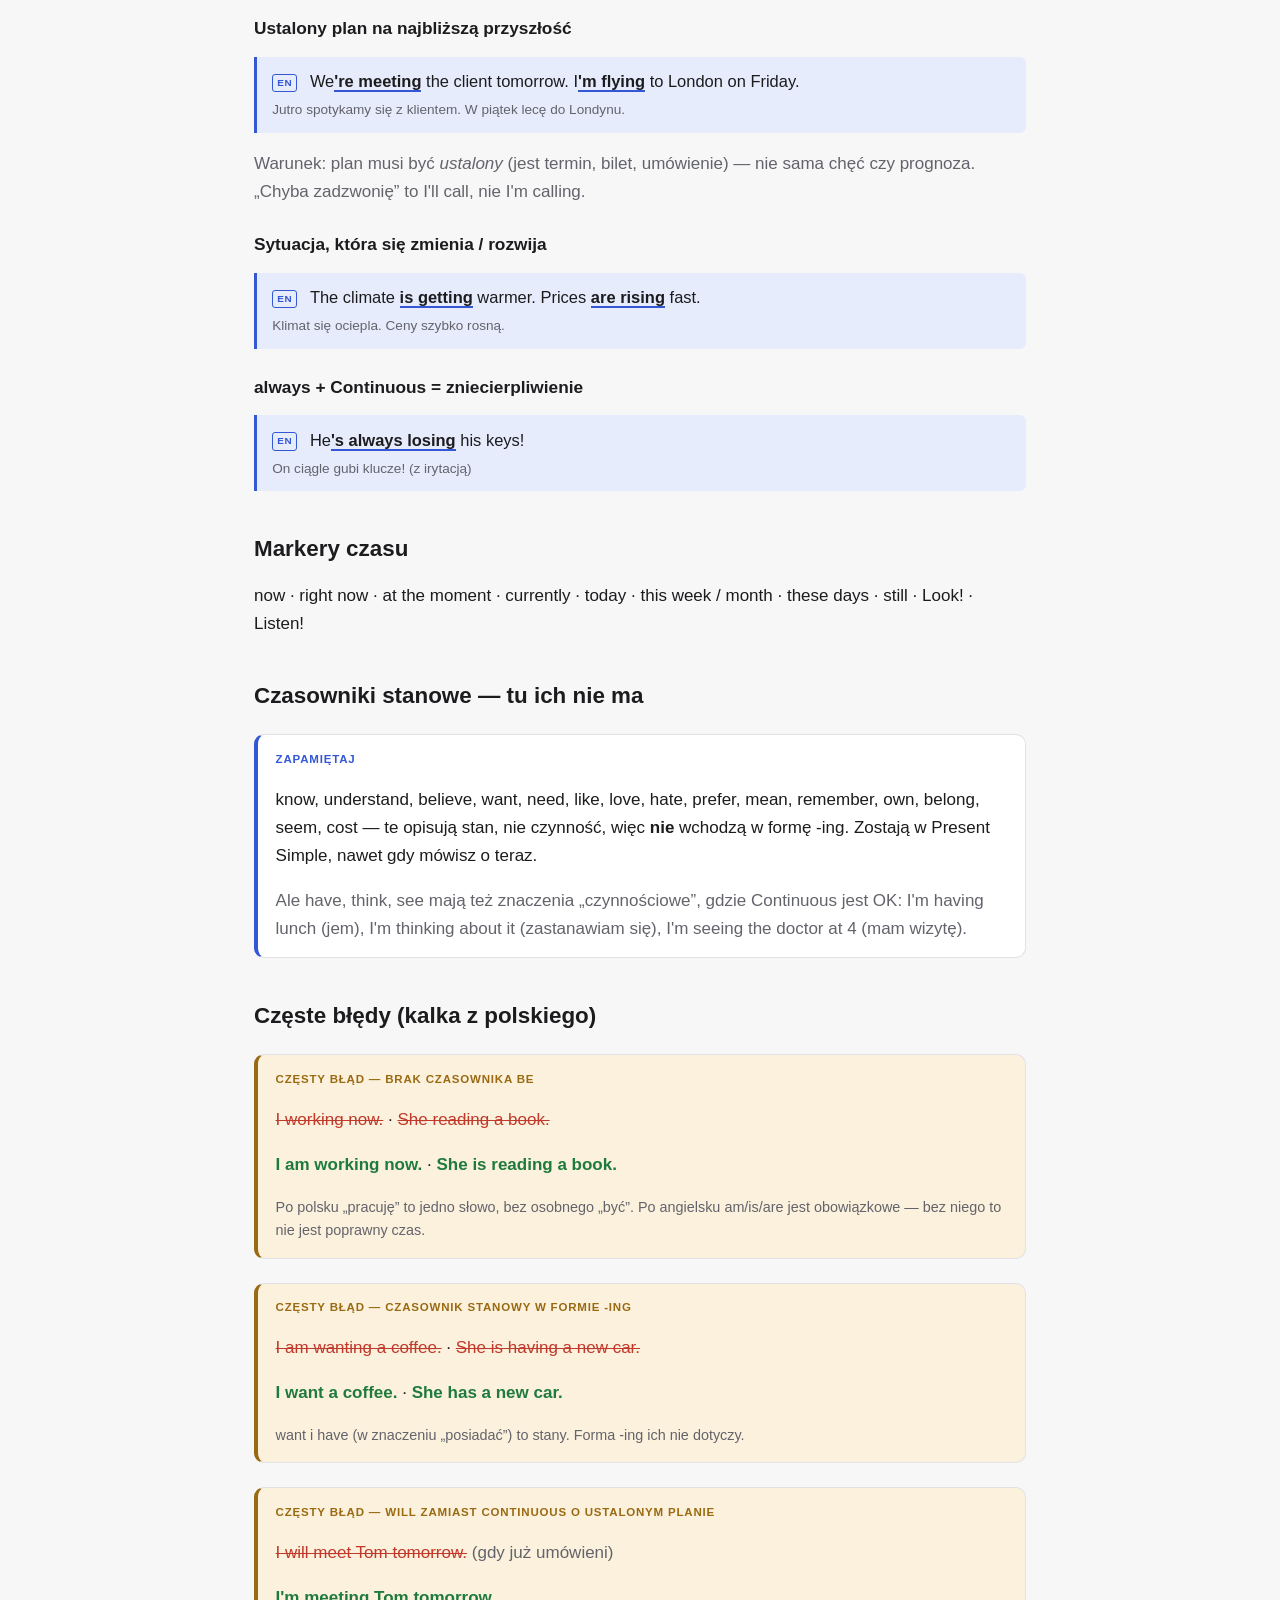
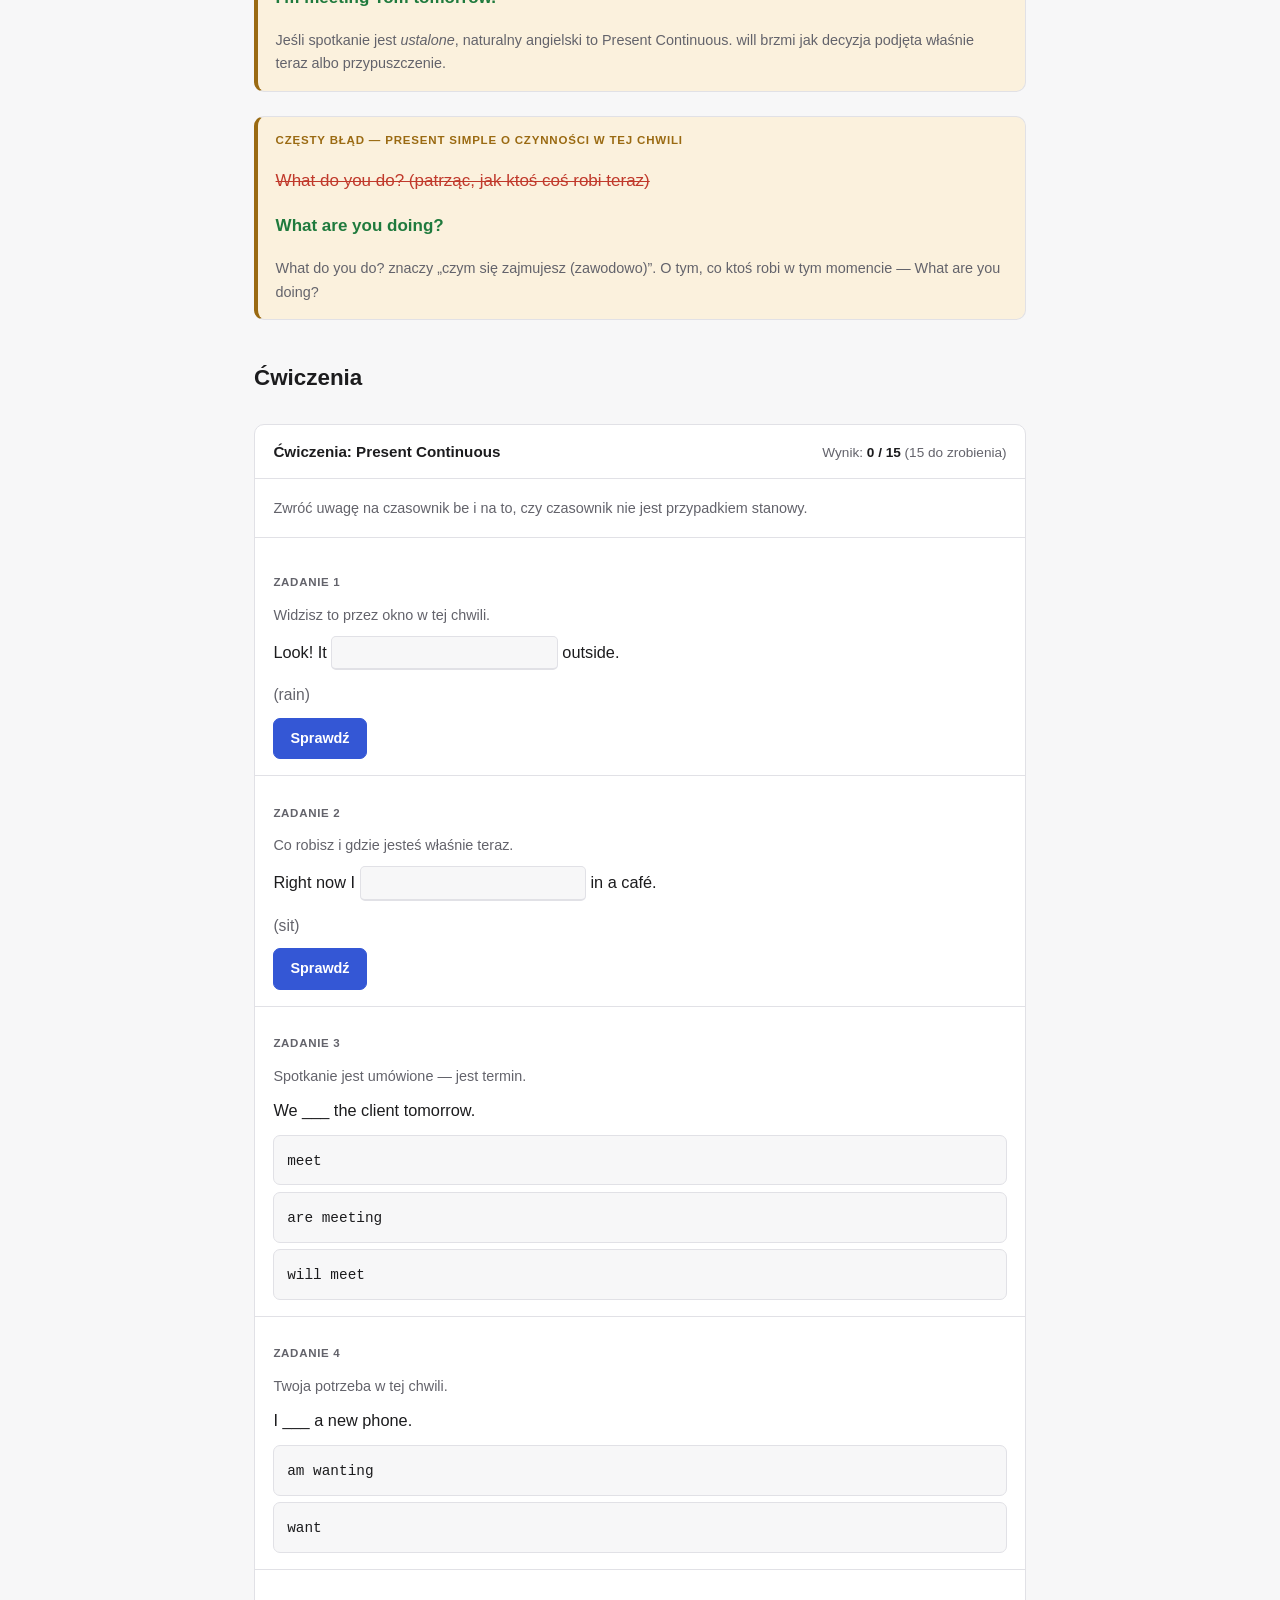
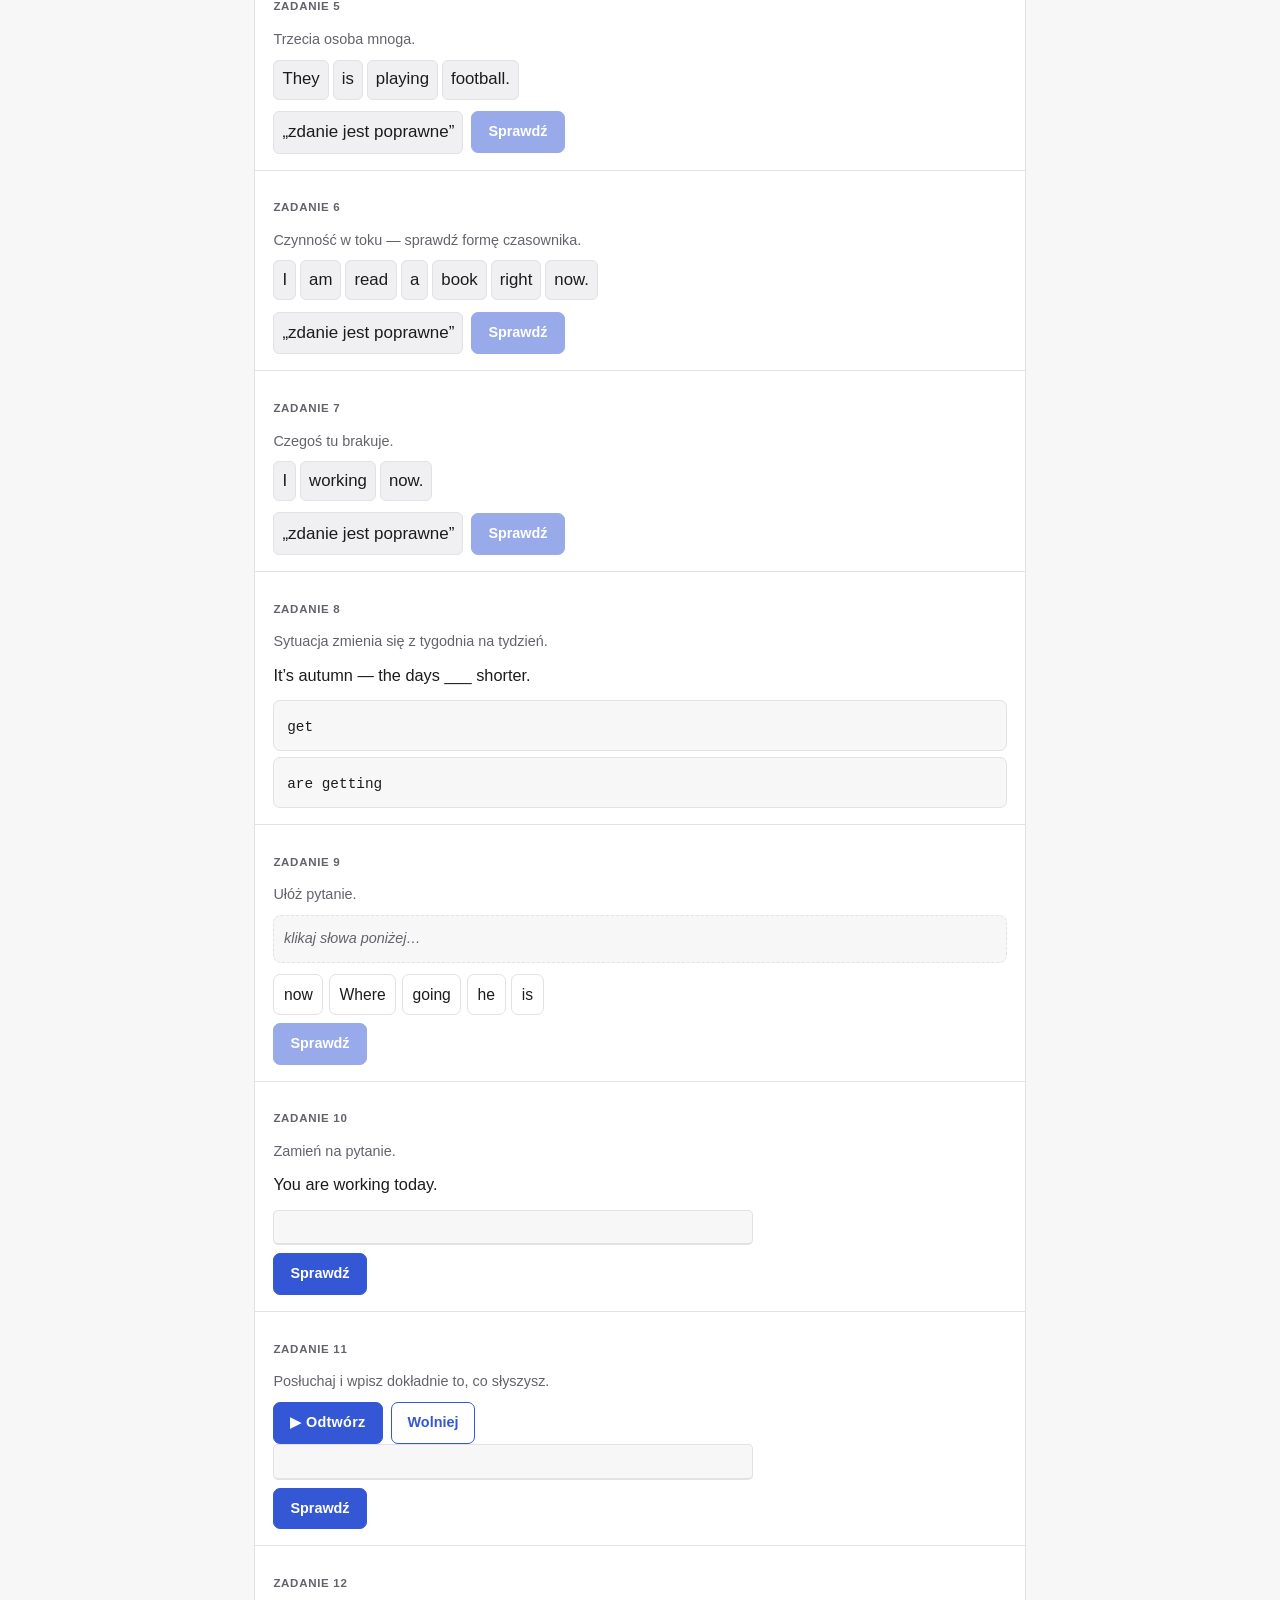
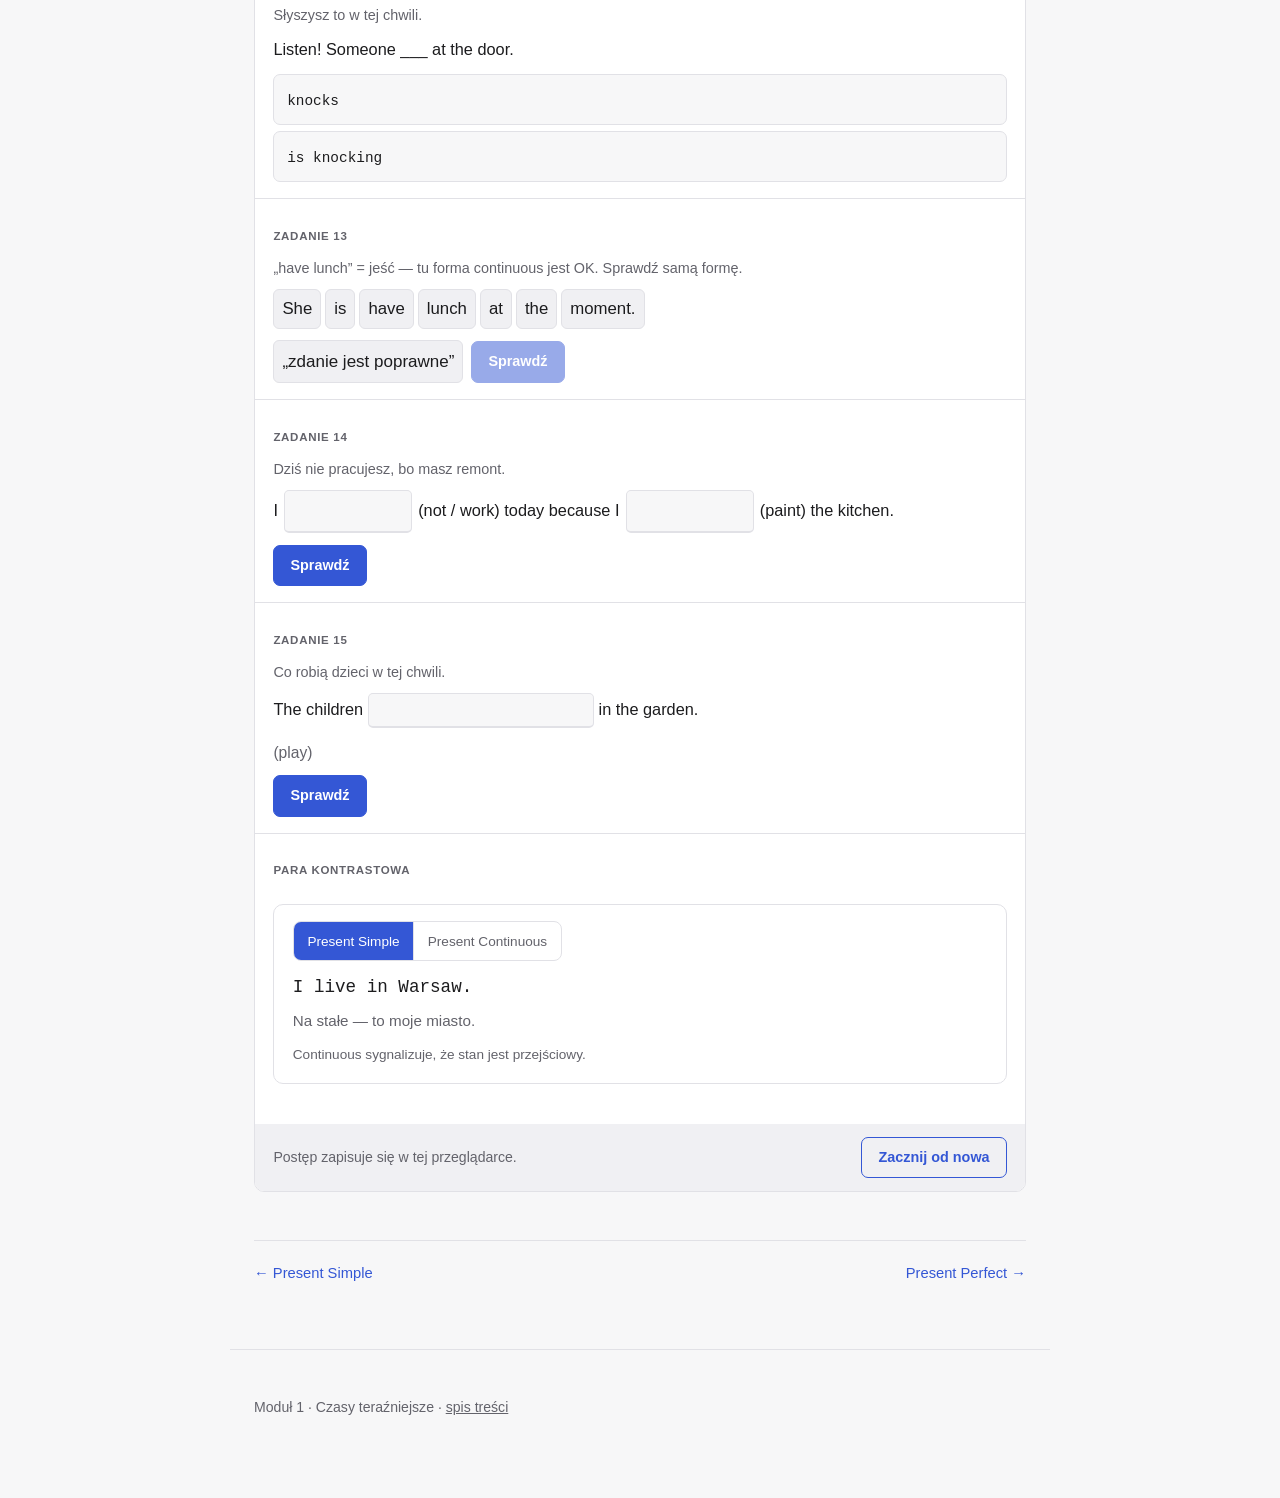
<file: czasy/present-continuous.html>
<!DOCTYPE html>
<html lang="pl">
<head>
<meta charset="UTF-8">
<meta name="viewport" content="width=device-width, initial-scale=1.0">
<title>Present Continuous — English Grammar</title>
<meta name="description" content="Present Continuous: czynność w toku teraz, sytuacje tymczasowe i ustalone plany. Budowa, kiedy używać, czasowniki stanowe, częste błędy Polaków i ćwiczenia.">
<link rel="stylesheet" href="../assets/css/style.css">
</head>
<body>

<nav class="topnav">
  <a class="topnav__brand" href="../index.html">English <span>Grammar</span></a>
  <div class="topnav__links">
    <a href="../index.html">Spis treści</a>
    <a href="porownanie.html">Porównanie czasów</a>
    <a href="../cwiczenia.html">Ćwiczenia</a>
    <a href="../bledy.html">Muzeum błędów</a>
    <a href="../przyklady.html">Bank zdań</a>
  </div>
</nav>

<header class="hero">
  <p class="eyebrow">Czas 02 z 4</p>
  <h1>Present Continuous</h1>
  <p class="lead">
    Czas tego, co dzieje się <strong>teraz</strong> albo <strong>tymczasowo
    wokół teraz</strong> — i, co zaskakuje, ustalonych <strong>planów</strong>
    na najbliższą przyszłość. Zawsze z czasownikiem <span lang="en">be</span>.
  </p>
</header>

<main class="page">

  <div data-timeline="present-continuous"></div>

  <h2>Budowa</h2>
  <p>
    <span lang="en">am / is / are</span> + czasownik z końcówką
    <mark>-ing</mark>. Czasownik <span lang="en">be</span> jest obowiązkowy —
    to on niesie osobę i przeczenie/pytanie.
  </p>

  <div class="form-table">
    <table>
      <thead>
        <tr><th>&nbsp;</th><th>I</th><th>he / she / it</th><th>you / we / they</th></tr>
      </thead>
      <tbody>
        <tr>
          <th>twierdzenie</th>
          <td lang="en" data-col="I">I<strong>'m working</strong></td>
          <td lang="en" data-col="he / she / it">she<strong>'s working</strong></td>
          <td lang="en" data-col="you / we / they">they<strong>'re working</strong></td>
        </tr>
        <tr>
          <th>przeczenie</th>
          <td lang="en" data-col="I">I<strong>'m not working</strong></td>
          <td lang="en" data-col="he / she / it">she<strong>isn't working</strong></td>
          <td lang="en" data-col="you / we / they">they<strong>aren't working</strong></td>
        </tr>
        <tr>
          <th>pytanie</th>
          <td lang="en" data-col="I"><strong>am</strong> I <strong>working</strong>?</td>
          <td lang="en" data-col="he / she / it"><strong>is</strong> she <strong>working</strong>?</td>
          <td lang="en" data-col="you / we / they"><strong>are</strong> they <strong>working</strong>?</td>
        </tr>
      </tbody>
    </table>
  </div>

  <div class="rule">
    <p class="rule__label">Pisownia końcówki -ing</p>
    <p lang="en">
      work → working &nbsp;·&nbsp;
      make → mak<strong>ing</strong> (nieme -e znika) &nbsp;·&nbsp;
      sit → si<strong>tt</strong>ing, run → ru<strong>nn</strong>ing (krótka sylaba: podwój spółgłoskę) &nbsp;·&nbsp;
      lie → l<strong>y</strong>ing &nbsp;·&nbsp;
      travel → trave<strong>ll</strong>ing
    </p>
  </div>

  <h2>Kiedy używać</h2>

  <h3>W tej chwili</h3>
  <p class="eg">
    <span class="eg__tag">EN</span>
    <span lang="en">She <mark>is learning</mark> English now. Be quiet — the baby <mark>is sleeping</mark>.</span>
    <span class="eg__pl">Ona uczy się teraz angielskiego. Cicho — dziecko śpi.</span>
  </p>

  <h3>Tymczasowo, wokół teraz (niekoniecznie w tej sekundzie)</h3>
  <p class="eg">
    <span class="eg__tag">EN</span>
    <span lang="en">I<mark>'m reading</mark> a great book at the moment. He<mark>'s staying</mark> with his parents this month.</span>
    <span class="eg__pl">Czytam teraz świetną książkę. Mieszka w tym miesiącu u rodziców.</span>
  </p>

  <h3>Ustalony plan na najbliższą przyszłość</h3>
  <p class="eg">
    <span class="eg__tag">EN</span>
    <span lang="en">We<mark>'re meeting</mark> the client tomorrow. I<mark>'m flying</mark> to London on Friday.</span>
    <span class="eg__pl">Jutro spotykamy się z klientem. W piątek lecę do Londynu.</span>
  </p>
  <p class="muted">
    Warunek: plan musi być <em>ustalony</em> (jest termin, bilet, umówienie) —
    nie sama chęć czy prognoza. „Chyba zadzwonię” to <span lang="en">I'll call</span>,
    nie <span lang="en">I'm calling</span>.
  </p>

  <h3>Sytuacja, która się zmienia / rozwija</h3>
  <p class="eg">
    <span class="eg__tag">EN</span>
    <span lang="en">The climate <mark>is getting</mark> warmer. Prices <mark>are rising</mark> fast.</span>
    <span class="eg__pl">Klimat się ociepla. Ceny szybko rosną.</span>
  </p>

  <h3><span lang="en">always</span> + Continuous = zniecierpliwienie</h3>
  <p class="eg">
    <span class="eg__tag">EN</span>
    <span lang="en">He<mark>'s always losing</mark> his keys!</span>
    <span class="eg__pl">On ciągle gubi klucze! (z irytacją)</span>
  </p>

  <h2>Markery czasu</h2>
  <p lang="en">
    now · right now · at the moment · currently · today · this week / month ·
    these days · still · Look! · Listen!
  </p>

  <h2>Czasowniki stanowe — tu ich nie ma</h2>
  <div class="rule">
    <p class="rule__label">Zapamiętaj</p>
    <p>
      <span lang="en">know, understand, believe, want, need, like, love, hate,
      prefer, mean, remember, own, belong, seem, cost</span> — te opisują stan,
      nie czynność, więc <strong>nie</strong> wchodzą w formę <span lang="en">-ing</span>.
      Zostają w Present Simple, nawet gdy mówisz o teraz.
    </p>
    <p class="muted">
      Ale <span lang="en">have</span>, <span lang="en">think</span>,
      <span lang="en">see</span> mają też znaczenia „czynnościowe”, gdzie
      Continuous jest OK: <span lang="en">I'm having lunch</span> (jem),
      <span lang="en">I'm thinking about it</span> (zastanawiam się),
      <span lang="en">I'm seeing the doctor at 4</span> (mam wizytę).
    </p>
  </div>

  <h2>Częste błędy (kalka z polskiego)</h2>

  <div class="pitfall">
    <p class="pitfall__label">Częsty błąd — brak czasownika <span lang="en">be</span></p>
    <p><span class="bad" lang="en">I working now.</span> · <span class="bad" lang="en">She reading a book.</span></p>
    <p><span class="good" lang="en">I am working now.</span> · <span class="good" lang="en">She is reading a book.</span></p>
    <p class="pitfall__why">
      Po polsku „pracuję” to jedno słowo, bez osobnego „być”. Po angielsku
      <span lang="en">am/is/are</span> jest obowiązkowe — bez niego to nie jest
      poprawny czas.
    </p>
  </div>

  <div class="pitfall">
    <p class="pitfall__label">Częsty błąd — czasownik stanowy w formie -ing</p>
    <p>
      <span class="bad" lang="en">I am wanting a coffee.</span> ·
      <span class="bad" lang="en">She is having a new car.</span>
    </p>
    <p>
      <span class="good" lang="en">I want a coffee.</span> ·
      <span class="good" lang="en">She has a new car.</span>
    </p>
    <p class="pitfall__why">
      <span lang="en">want</span> i <span lang="en">have</span> (w znaczeniu
      „posiadać”) to stany. Forma <span lang="en">-ing</span> ich nie dotyczy.
    </p>
  </div>

  <div class="pitfall">
    <p class="pitfall__label">Częsty błąd — <span lang="en">will</span> zamiast Continuous o ustalonym planie</p>
    <p><span class="bad" lang="en">I will meet Tom tomorrow.</span> <span class="muted">(gdy już umówieni)</span></p>
    <p><span class="good" lang="en">I'm meeting Tom tomorrow.</span></p>
    <p class="pitfall__why">
      Jeśli spotkanie jest <em>ustalone</em>, naturalny angielski to Present
      Continuous. <span lang="en">will</span> brzmi jak decyzja podjęta właśnie
      teraz albo przypuszczenie.
    </p>
  </div>

  <div class="pitfall">
    <p class="pitfall__label">Częsty błąd — Present Simple o czynności w tej chwili</p>
    <p><span class="bad" lang="en">What do you do? (patrząc, jak ktoś coś robi teraz)</span></p>
    <p><span class="good" lang="en">What are you doing?</span></p>
    <p class="pitfall__why">
      <span lang="en">What do you do?</span> znaczy „czym się zajmujesz (zawodowo)”.
      O tym, co ktoś robi w tym momencie — <span lang="en">What are you doing?</span>
    </p>
  </div>

  <h2>Ćwiczenia</h2>
  <div id="ex"></div>

  <nav class="site-nav">
    <a href="present-simple.html">← Present Simple</a>
    <span class="site-nav__spacer"></span>
    <a href="present-perfect.html">Present Perfect →</a>
  </nav>

</main>

<footer>
  <p>Moduł 1 · Czasy teraźniejsze · <a href="../index.html">spis treści</a></p>
</footer>

<script src="../assets/js/timeline.js"></script>
<script src="../assets/js/exercises.js"></script>
<script src="../assets/js/data/present.js"></script>
<script>
EG.mountExercises(document.getElementById('ex'), {
  id: 'present-continuous',
  title: 'Ćwiczenia: Present Continuous',
  intro: 'Zwróć uwagę na czasownik be i na to, czy czasownik nie jest przypadkiem stanowy.',
  items: EG.bank('present-continuous')
});
</script>

</body>
</html>
</file>
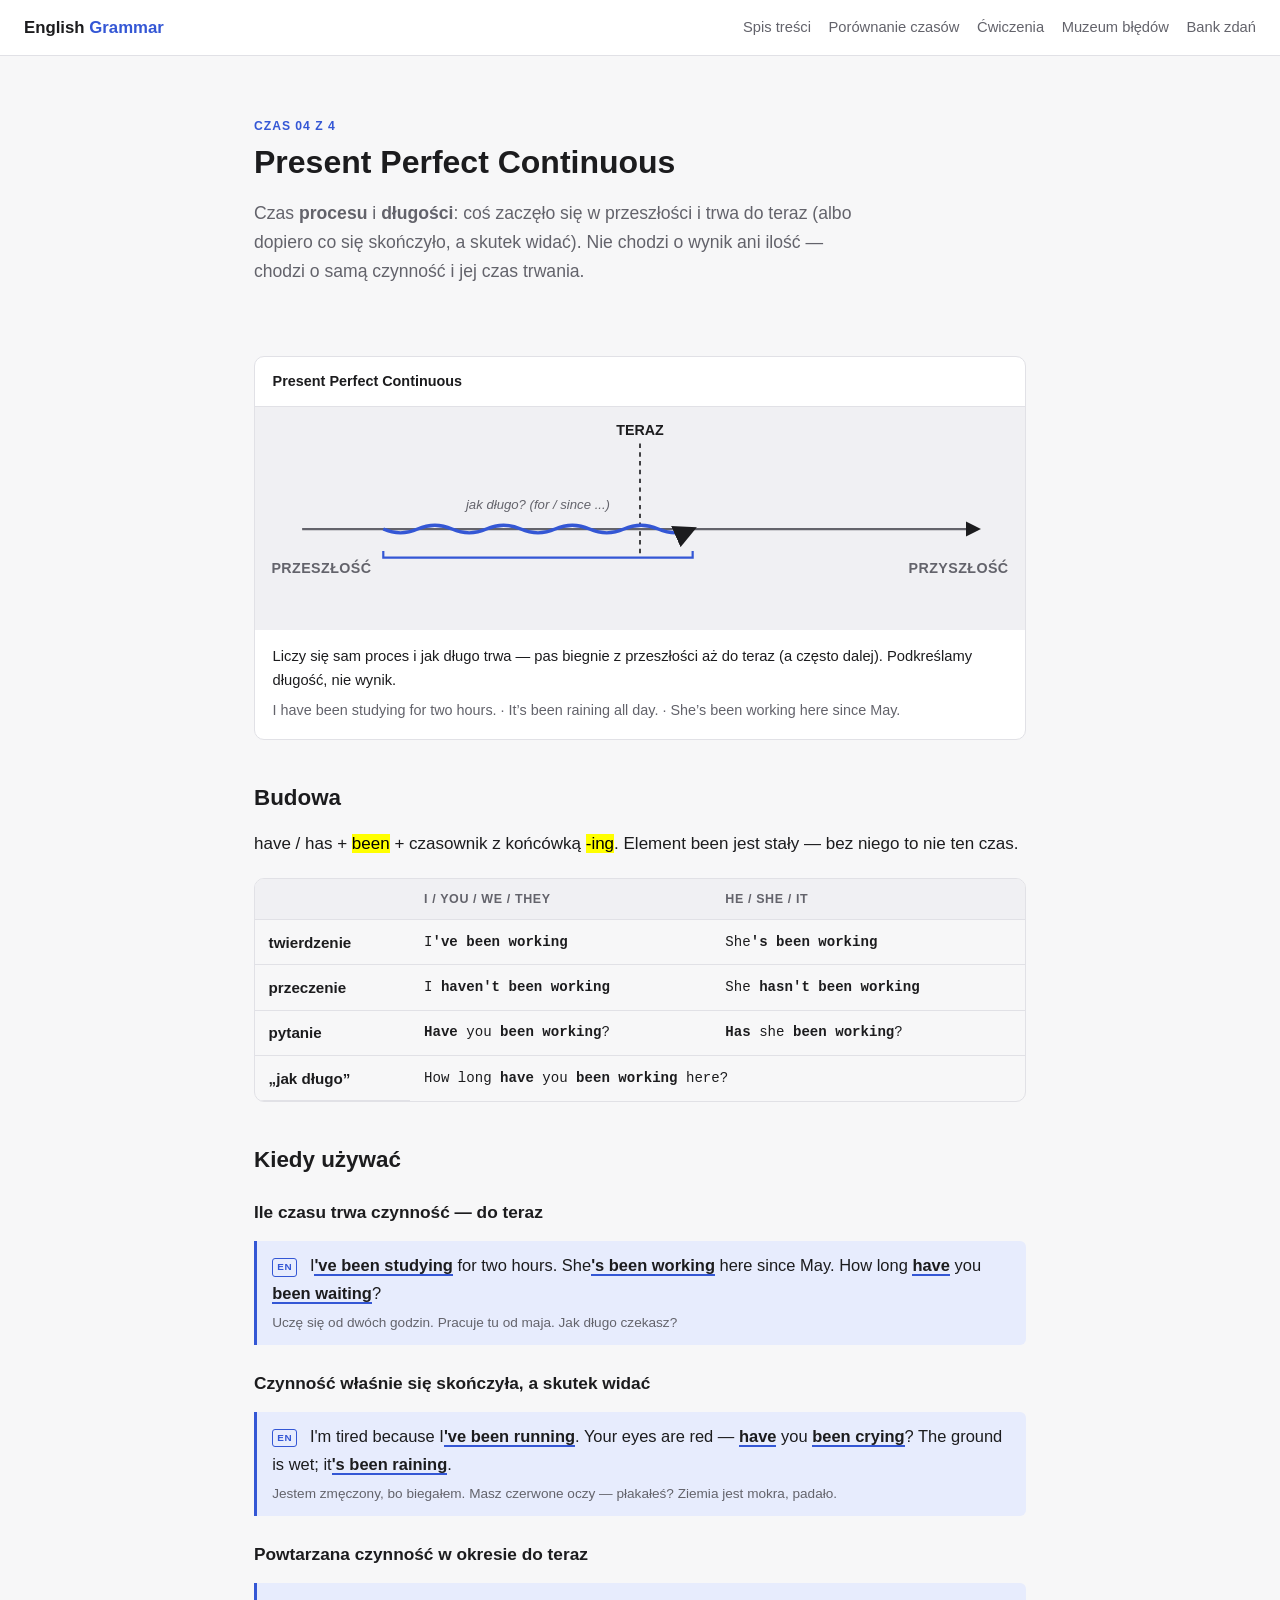
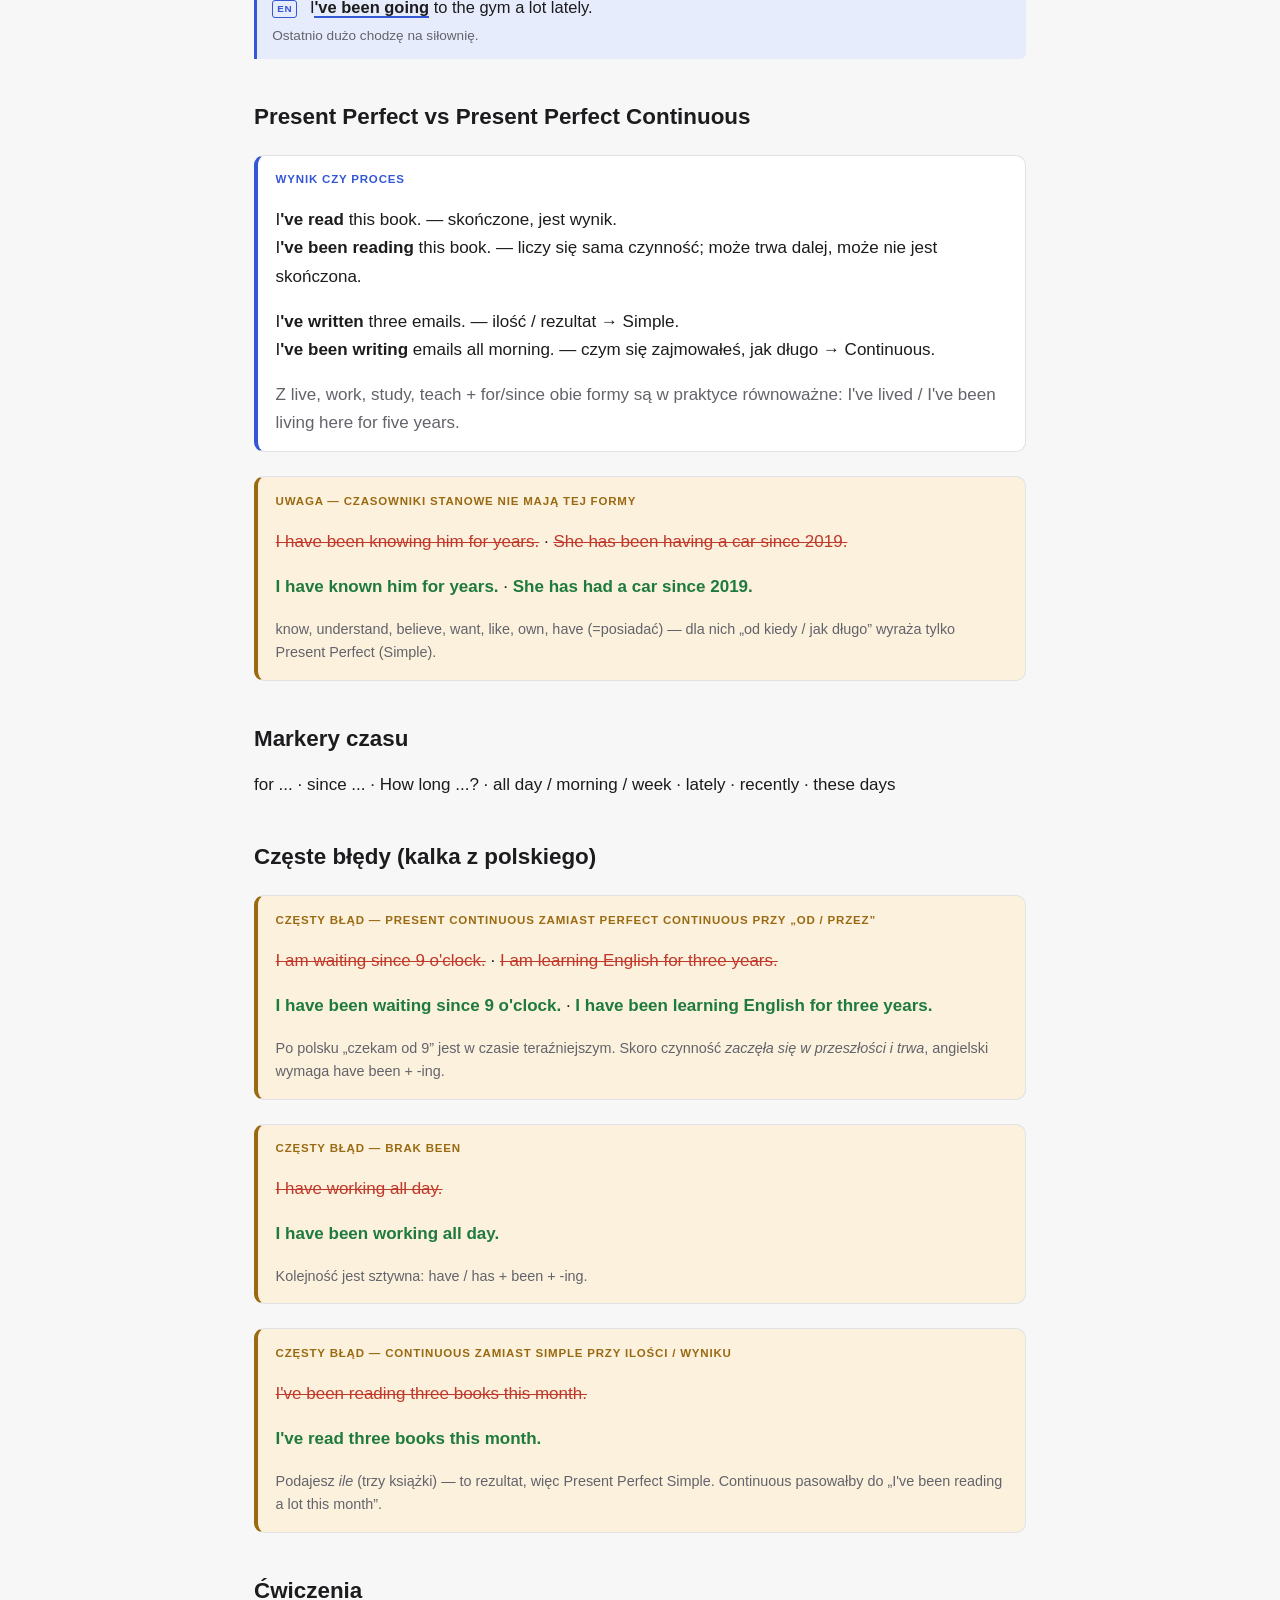
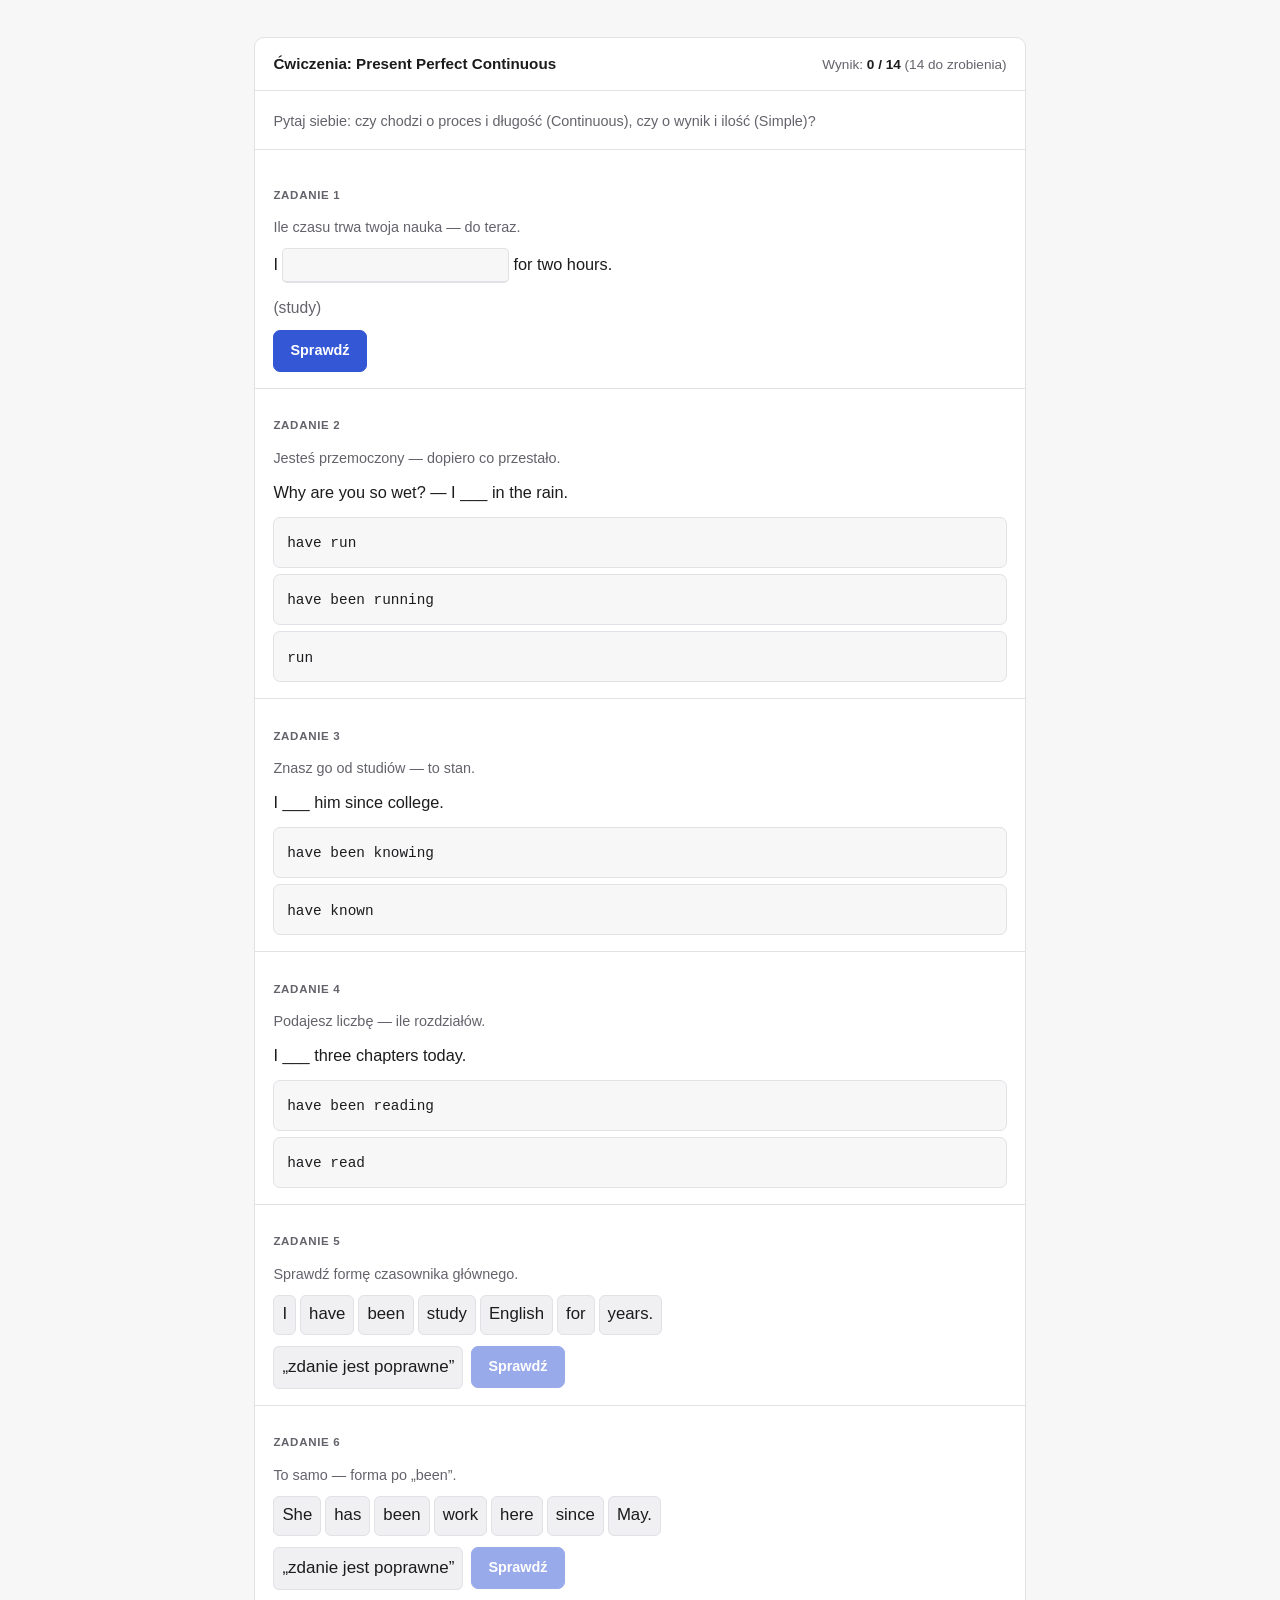
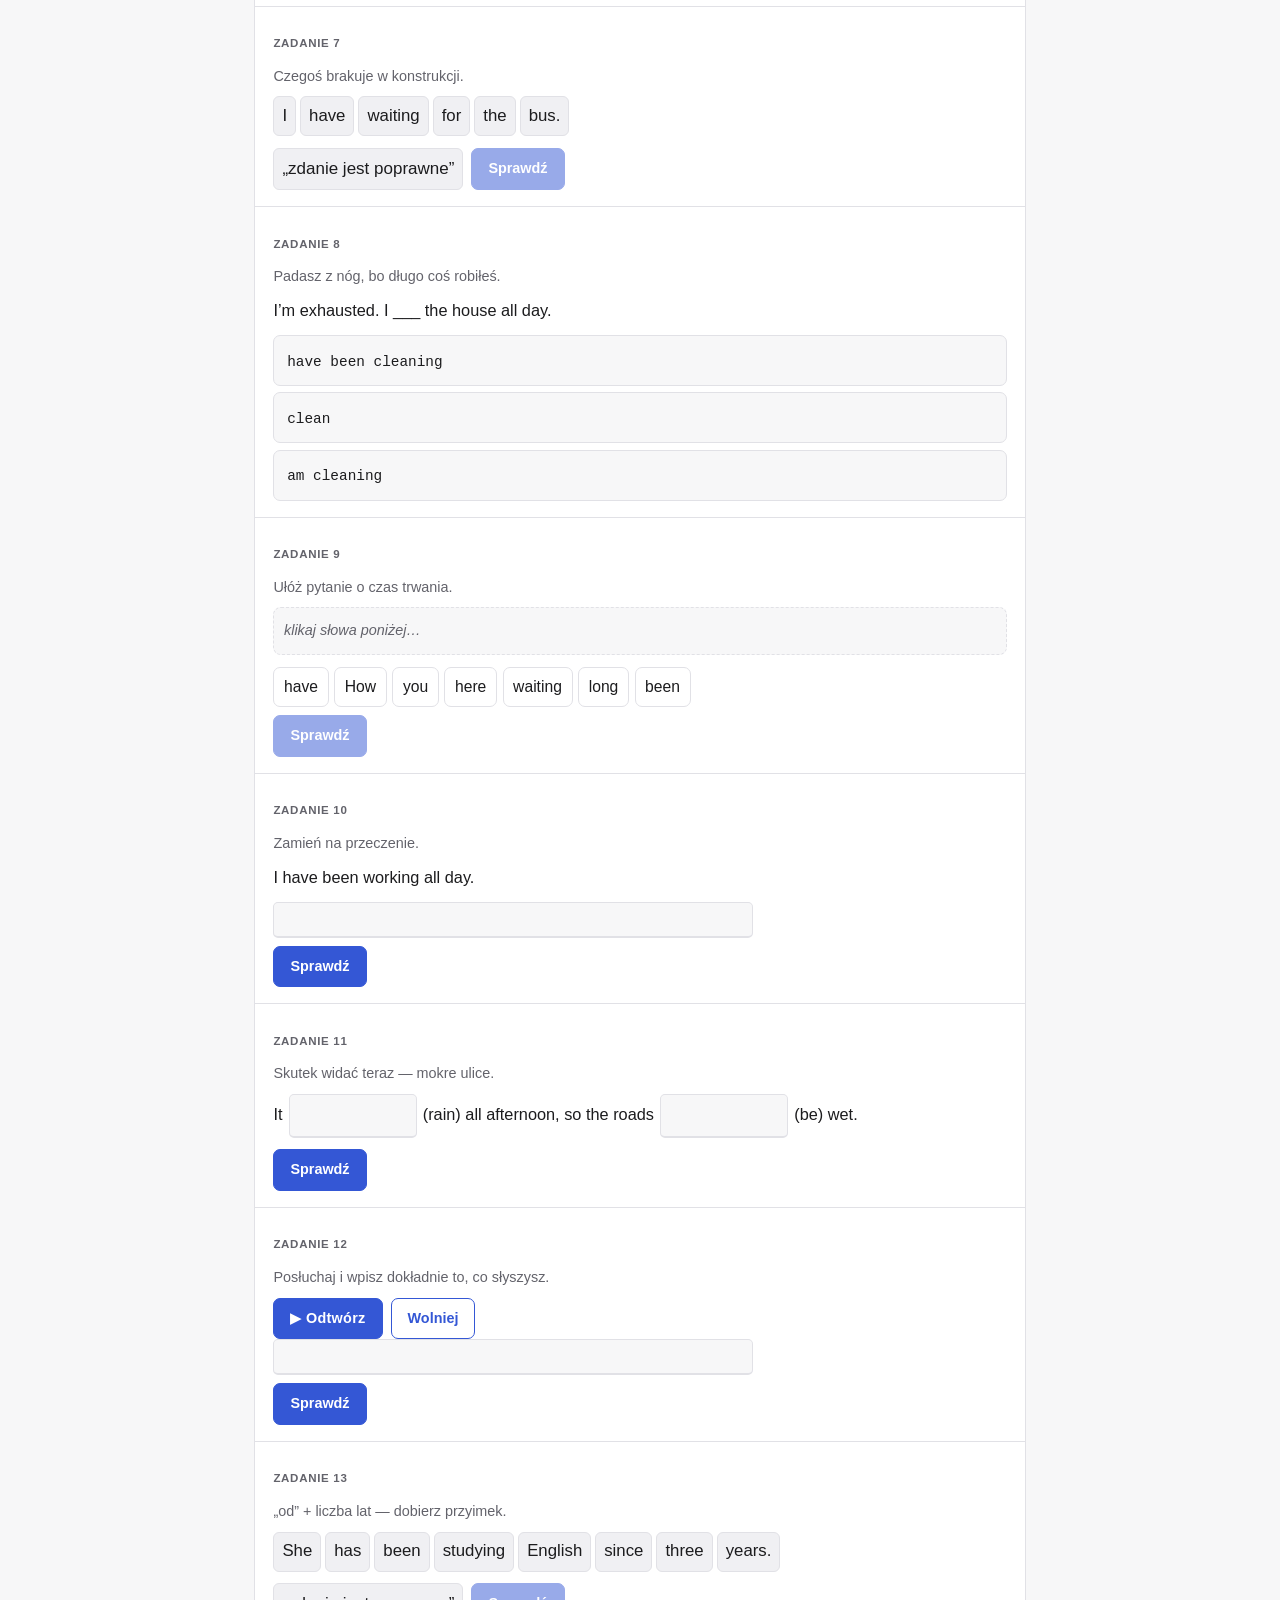
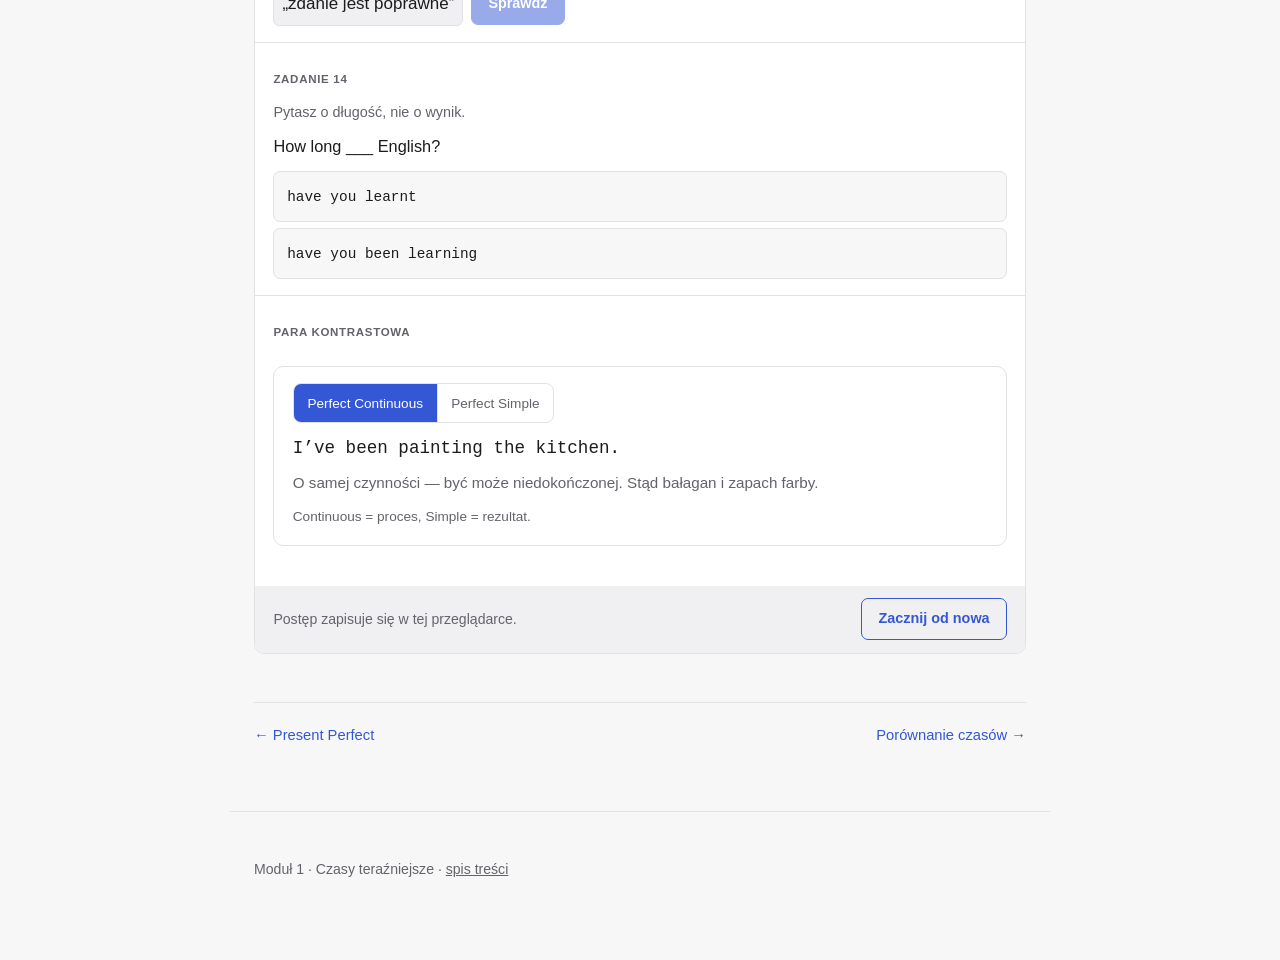
<file: czasy/present-perfect-continuous.html>
<!DOCTYPE html>
<html lang="pl">
<head>
<meta charset="UTF-8">
<meta name="viewport" content="width=device-width, initial-scale=1.0">
<title>Present Perfect Continuous — English Grammar</title>
<meta name="description" content="Present Perfect Continuous: jak długo trwa proces do teraz i świeże skutki działania. Budowa, różnica wobec Present Perfect, częste błędy Polaków i ćwiczenia.">
<link rel="stylesheet" href="../assets/css/style.css">
</head>
<body>

<nav class="topnav">
  <a class="topnav__brand" href="../index.html">English <span>Grammar</span></a>
  <div class="topnav__links">
    <a href="../index.html">Spis treści</a>
    <a href="porownanie.html">Porównanie czasów</a>
    <a href="../cwiczenia.html">Ćwiczenia</a>
    <a href="../bledy.html">Muzeum błędów</a>
    <a href="../przyklady.html">Bank zdań</a>
  </div>
</nav>

<header class="hero">
  <p class="eyebrow">Czas 04 z 4</p>
  <h1>Present Perfect Continuous</h1>
  <p class="lead">
    Czas <strong>procesu</strong> i <strong>długości</strong>: coś zaczęło się
    w przeszłości i trwa do teraz (albo dopiero co się skończyło, a skutek
    widać). Nie chodzi o wynik ani ilość — chodzi o samą czynność i jej czas
    trwania.
  </p>
</header>

<main class="page">

  <div data-timeline="present-perfect-continuous"></div>

  <h2>Budowa</h2>
  <p>
    <span lang="en">have / has</span> + <mark>been</mark> + czasownik z
    końcówką <mark>-ing</mark>. Element <span lang="en">been</span> jest stały —
    bez niego to nie ten czas.
  </p>

  <div class="form-table">
    <table>
      <thead>
        <tr><th>&nbsp;</th><th>I / you / we / they</th><th>he / she / it</th></tr>
      </thead>
      <tbody>
        <tr>
          <th>twierdzenie</th>
          <td lang="en" data-col="I / you / we / they">I<strong>'ve been working</strong></td>
          <td lang="en" data-col="he / she / it">She<strong>'s been working</strong></td>
        </tr>
        <tr>
          <th>przeczenie</th>
          <td lang="en" data-col="I / you / we / they">I<strong> haven't been working</strong></td>
          <td lang="en" data-col="he / she / it">She<strong> hasn't been working</strong></td>
        </tr>
        <tr>
          <th>pytanie</th>
          <td lang="en" data-col="I / you / we / they"><strong>Have</strong> you <strong>been working</strong>?</td>
          <td lang="en" data-col="he / she / it"><strong>Has</strong> she <strong>been working</strong>?</td>
        </tr>
        <tr>
          <th>„jak długo”</th>
          <td lang="en" colspan="2">How long <strong>have</strong> you <strong>been working</strong> here?</td>
        </tr>
      </tbody>
    </table>
  </div>

  <h2>Kiedy używać</h2>

  <h3>Ile czasu trwa czynność — do teraz</h3>
  <p class="eg">
    <span class="eg__tag">EN</span>
    <span lang="en">I<mark>'ve been studying</mark> for two hours. She<mark>'s been working</mark> here since May. How long <mark>have</mark> you <mark>been waiting</mark>?</span>
    <span class="eg__pl">Uczę się od dwóch godzin. Pracuje tu od maja. Jak długo czekasz?</span>
  </p>

  <h3>Czynność właśnie się skończyła, a skutek widać</h3>
  <p class="eg">
    <span class="eg__tag">EN</span>
    <span lang="en">I'm tired because I<mark>'ve been running</mark>. Your eyes are red — <mark>have</mark> you <mark>been crying</mark>? The ground is wet; it<mark>'s been raining</mark>.</span>
    <span class="eg__pl">Jestem zmęczony, bo biegałem. Masz czerwone oczy — płakałeś? Ziemia jest mokra, padało.</span>
  </p>

  <h3>Powtarzana czynność w okresie do teraz</h3>
  <p class="eg">
    <span class="eg__tag">EN</span>
    <span lang="en">I<mark>'ve been going</mark> to the gym a lot lately.</span>
    <span class="eg__pl">Ostatnio dużo chodzę na siłownię.</span>
  </p>

  <h2>Present Perfect vs Present Perfect Continuous</h2>
  <div class="rule">
    <p class="rule__label">Wynik czy proces</p>
    <p>
      <span lang="en">I<strong>'ve read</strong> this book.</span> — skończone,
      jest wynik.<br>
      <span lang="en">I<strong>'ve been reading</strong> this book.</span> —
      liczy się sama czynność; może trwa dalej, może nie jest skończona.
    </p>
    <p>
      <span lang="en">I<strong>'ve written</strong> three emails.</span> —
      ilość / rezultat → Simple.<br>
      <span lang="en">I<strong>'ve been writing</strong> emails all morning.</span> —
      czym się zajmowałeś, jak długo → Continuous.
    </p>
    <p class="muted">
      Z <span lang="en">live, work, study, teach</span> + <span lang="en">for/since</span>
      obie formy są w praktyce równoważne:
      <span lang="en">I've lived / I've been living here for five years.</span>
    </p>
  </div>

  <div class="pitfall">
    <p class="pitfall__label">Uwaga — czasowniki stanowe nie mają tej formy</p>
    <p>
      <span class="bad" lang="en">I have been knowing him for years.</span> ·
      <span class="bad" lang="en">She has been having a car since 2019.</span>
    </p>
    <p>
      <span class="good" lang="en">I have known him for years.</span> ·
      <span class="good" lang="en">She has had a car since 2019.</span>
    </p>
    <p class="pitfall__why">
      <span lang="en">know, understand, believe, want, like, own, have (=posiadać)</span>
      — dla nich „od kiedy / jak długo” wyraża tylko Present Perfect (Simple).
    </p>
  </div>

  <h2>Markery czasu</h2>
  <p lang="en">
    for ... · since ... · How long ...? · all day / morning / week ·
    lately · recently · these days
  </p>

  <h2>Częste błędy (kalka z polskiego)</h2>

  <div class="pitfall">
    <p class="pitfall__label">Częsty błąd — Present Continuous zamiast Perfect Continuous przy „od / przez”</p>
    <p>
      <span class="bad" lang="en">I am waiting since 9 o'clock.</span> ·
      <span class="bad" lang="en">I am learning English for three years.</span>
    </p>
    <p>
      <span class="good" lang="en">I have been waiting since 9 o'clock.</span> ·
      <span class="good" lang="en">I have been learning English for three years.</span>
    </p>
    <p class="pitfall__why">
      Po polsku „czekam od 9” jest w czasie teraźniejszym. Skoro czynność
      <em>zaczęła się w przeszłości i trwa</em>, angielski wymaga
      <span lang="en">have been + -ing</span>.
    </p>
  </div>

  <div class="pitfall">
    <p class="pitfall__label">Częsty błąd — brak <span lang="en">been</span></p>
    <p><span class="bad" lang="en">I have working all day.</span></p>
    <p><span class="good" lang="en">I have been working all day.</span></p>
    <p class="pitfall__why">
      Kolejność jest sztywna: <span lang="en">have / has</span> +
      <span lang="en">been</span> + <span lang="en">-ing</span>.
    </p>
  </div>

  <div class="pitfall">
    <p class="pitfall__label">Częsty błąd — Continuous zamiast Simple przy ilości / wyniku</p>
    <p><span class="bad" lang="en">I've been reading three books this month.</span></p>
    <p><span class="good" lang="en">I've read three books this month.</span></p>
    <p class="pitfall__why">
      Podajesz <em>ile</em> (trzy książki) — to rezultat, więc Present Perfect
      Simple. Continuous pasowałby do „<span lang="en">I've been reading a lot this month</span>”.
    </p>
  </div>

  <h2>Ćwiczenia</h2>
  <div id="ex"></div>

  <nav class="site-nav">
    <a href="present-perfect.html">← Present Perfect</a>
    <span class="site-nav__spacer"></span>
    <a href="porownanie.html">Porównanie czasów →</a>
  </nav>

</main>

<footer>
  <p>Moduł 1 · Czasy teraźniejsze · <a href="../index.html">spis treści</a></p>
</footer>

<script src="../assets/js/timeline.js"></script>
<script src="../assets/js/exercises.js"></script>
<script src="../assets/js/data/present.js"></script>
<script>
EG.mountExercises(document.getElementById('ex'), {
  id: 'present-perfect-continuous',
  title: 'Ćwiczenia: Present Perfect Continuous',
  intro: 'Pytaj siebie: czy chodzi o proces i długość (Continuous), czy o wynik i ilość (Simple)?',
  items: EG.bank('present-perfect-continuous')
});
</script>

</body>
</html>
</file>
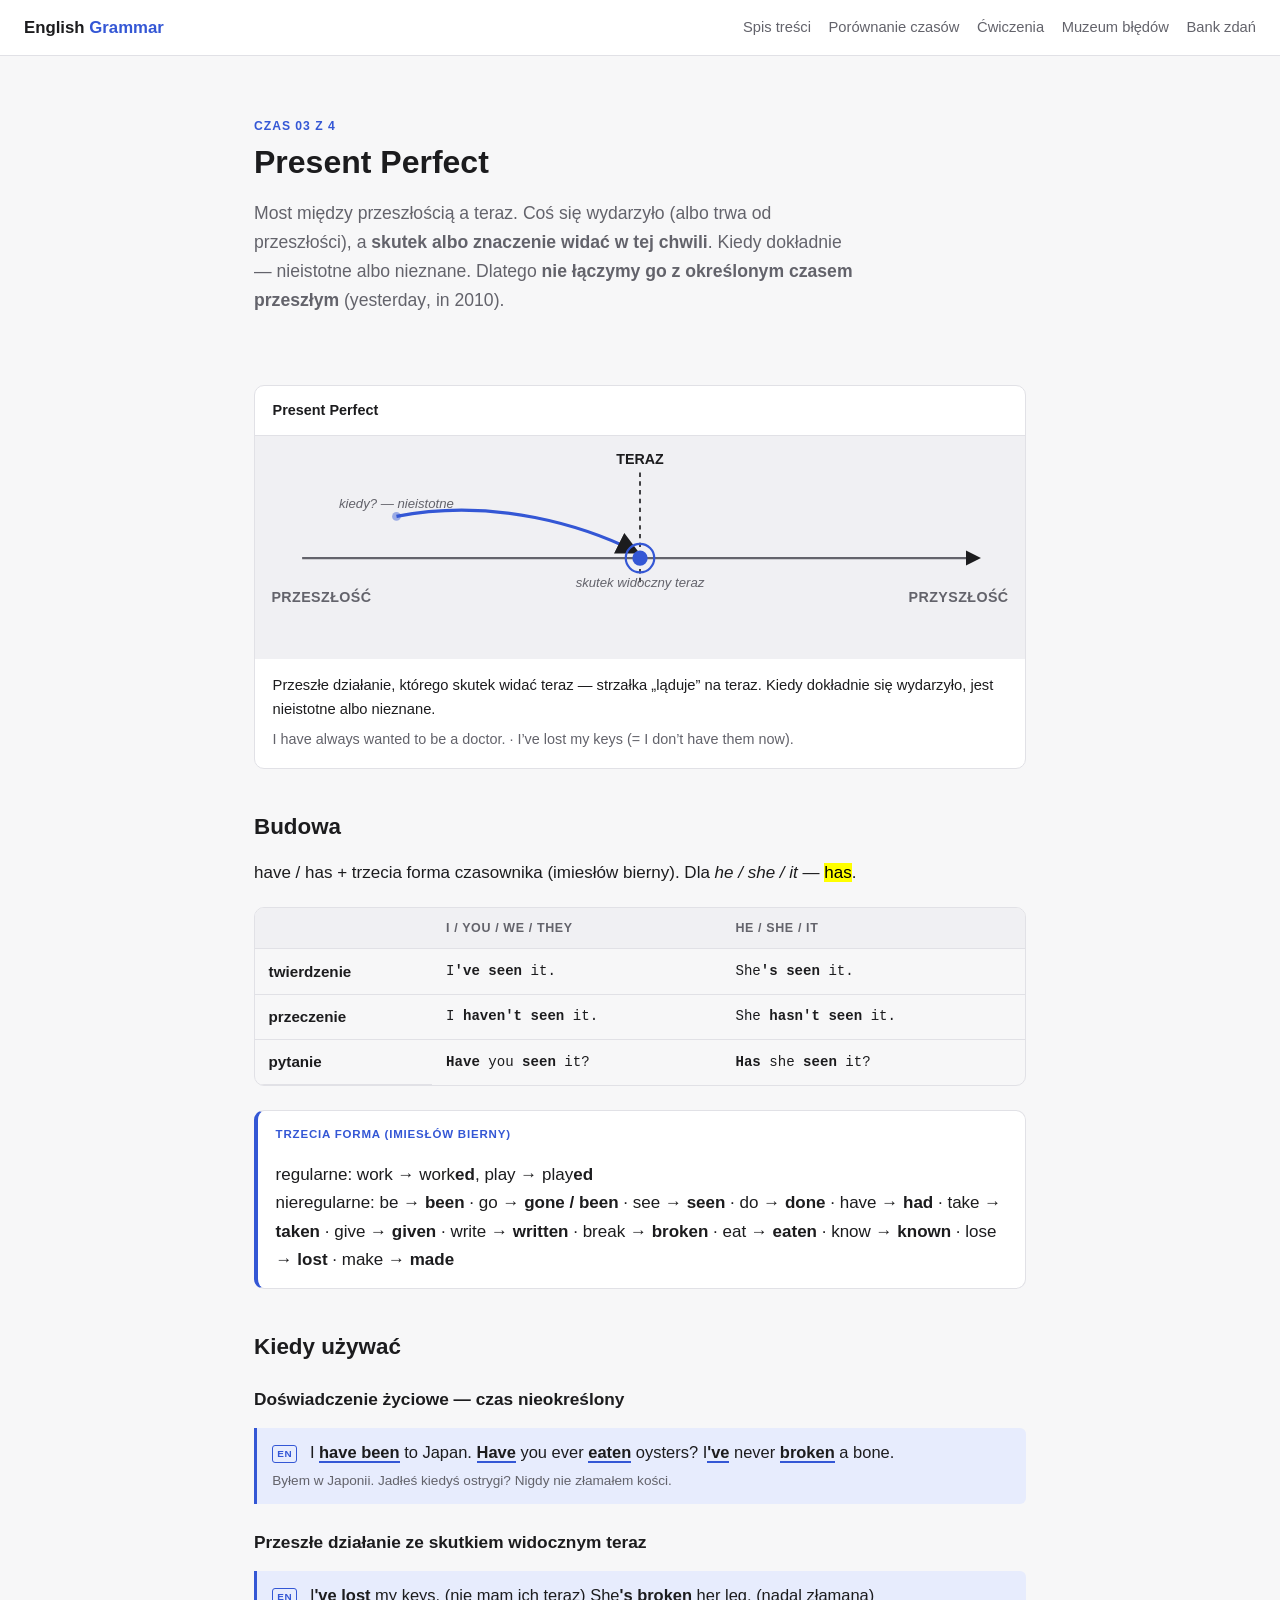
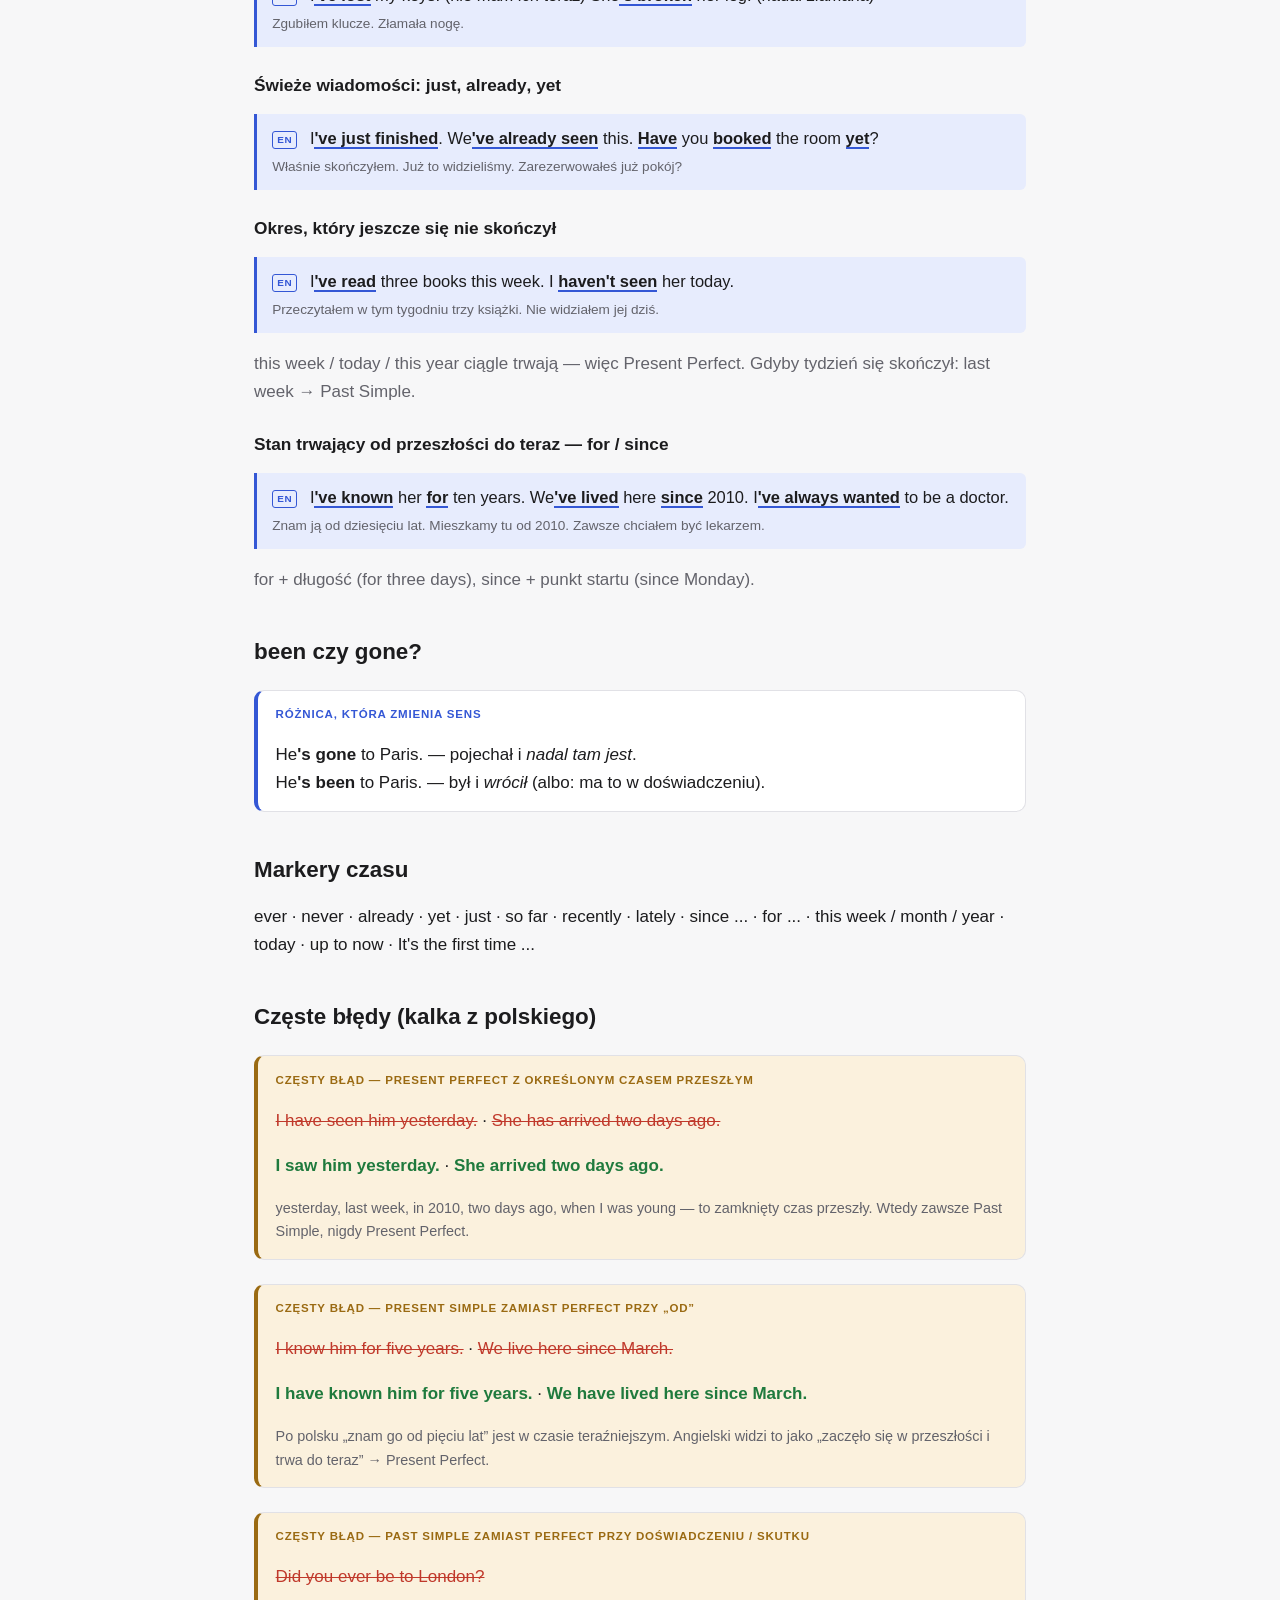
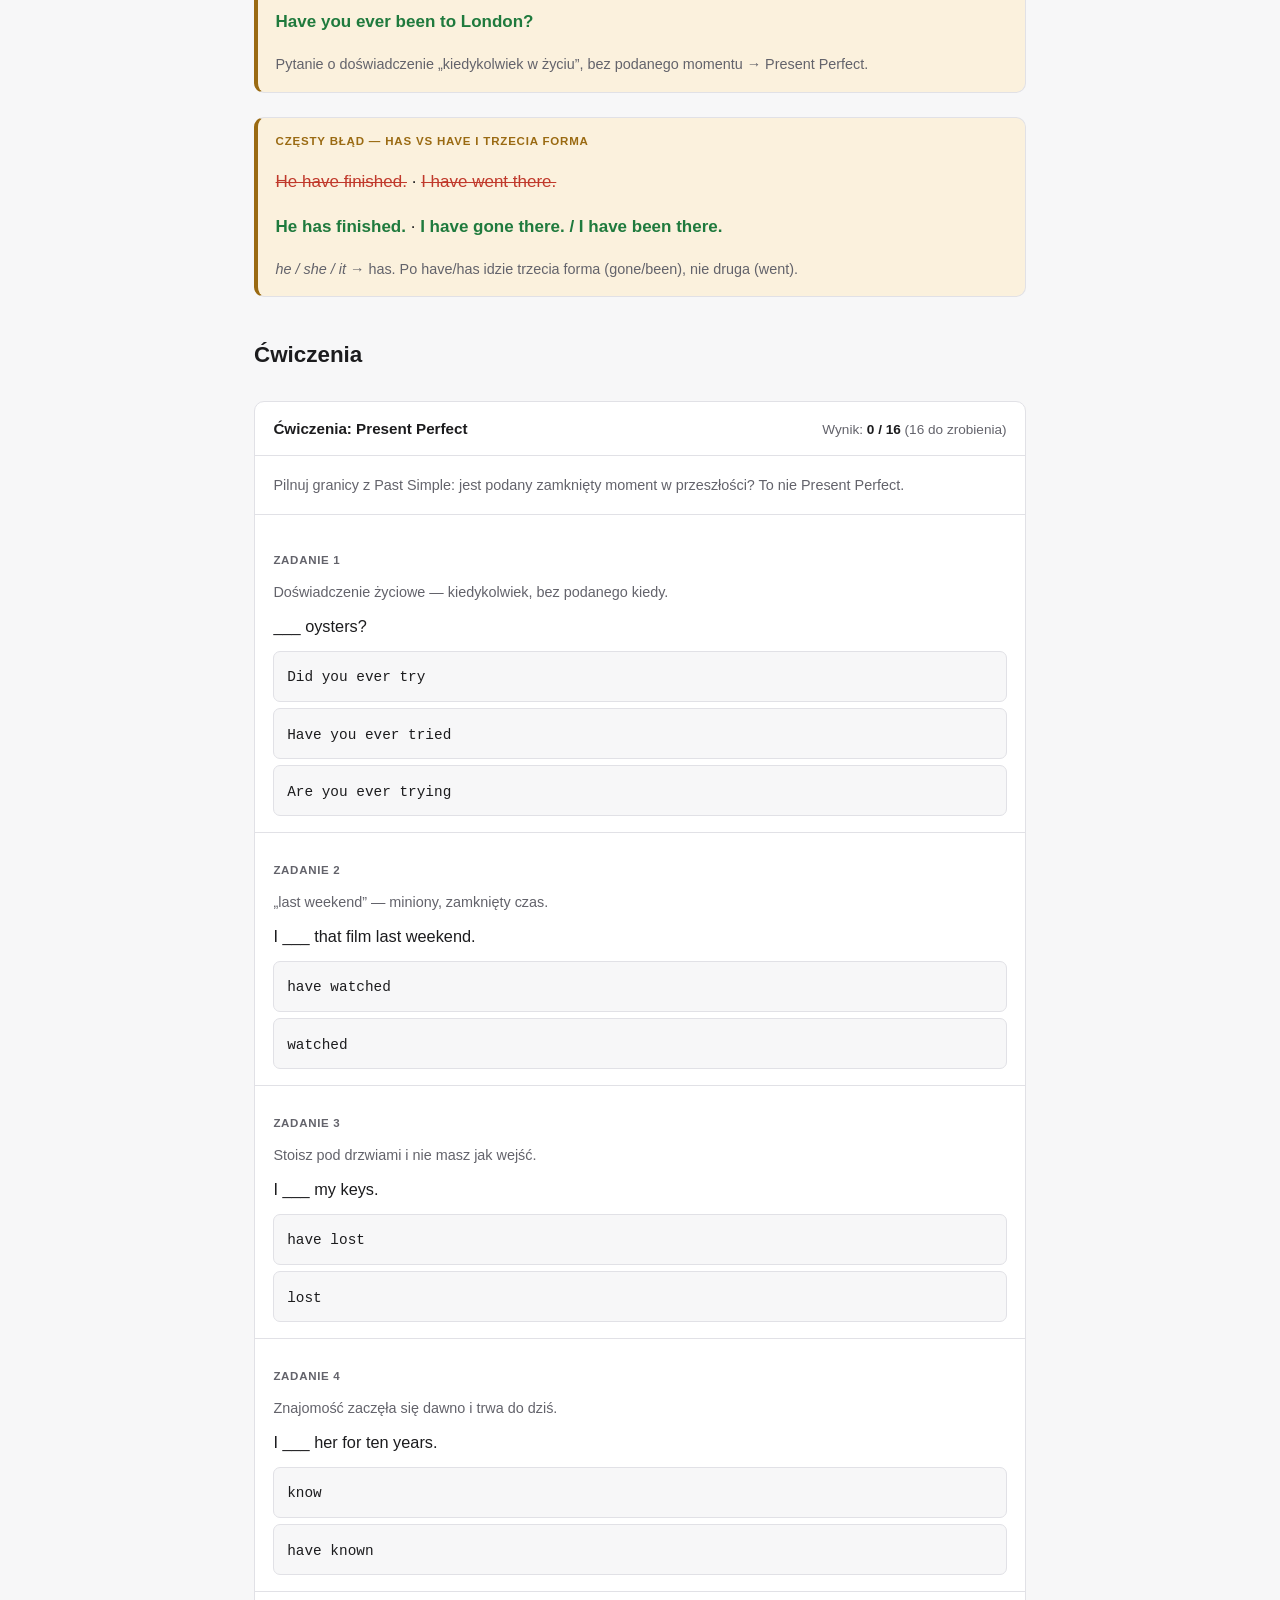
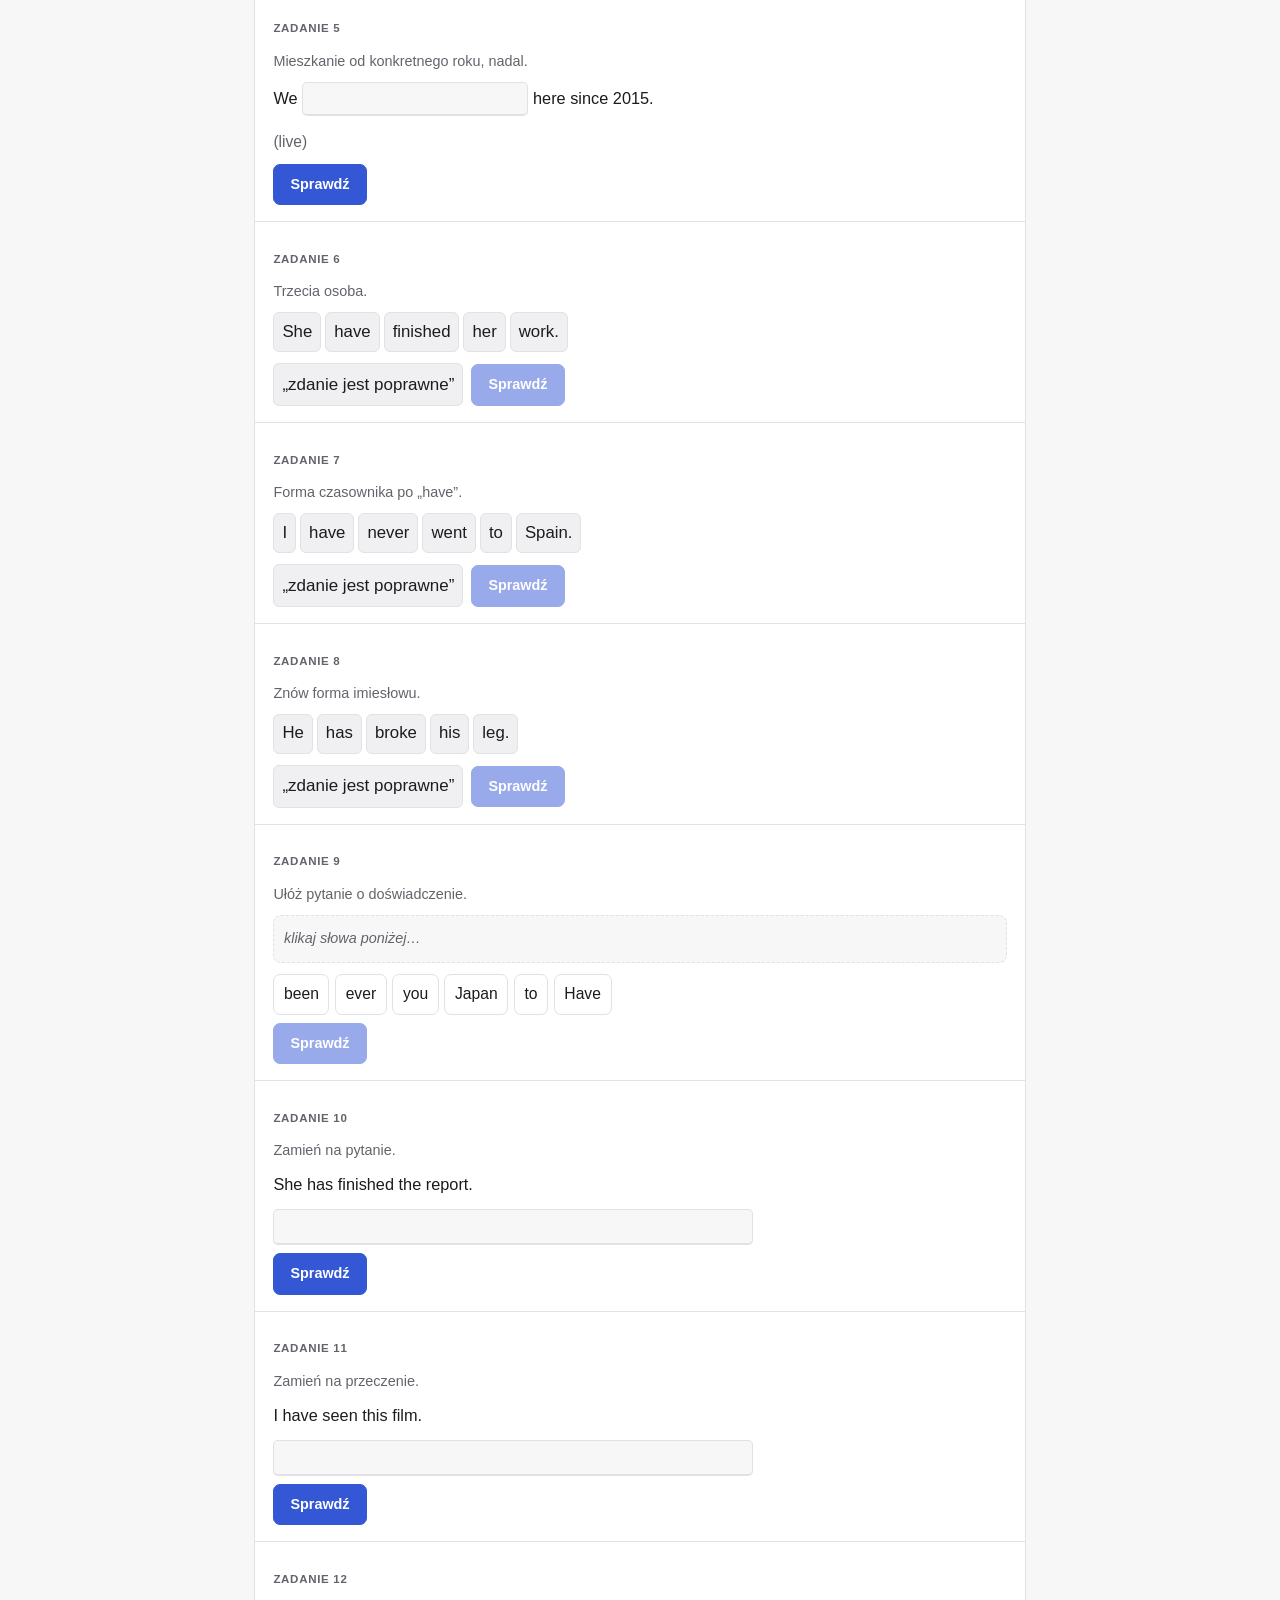
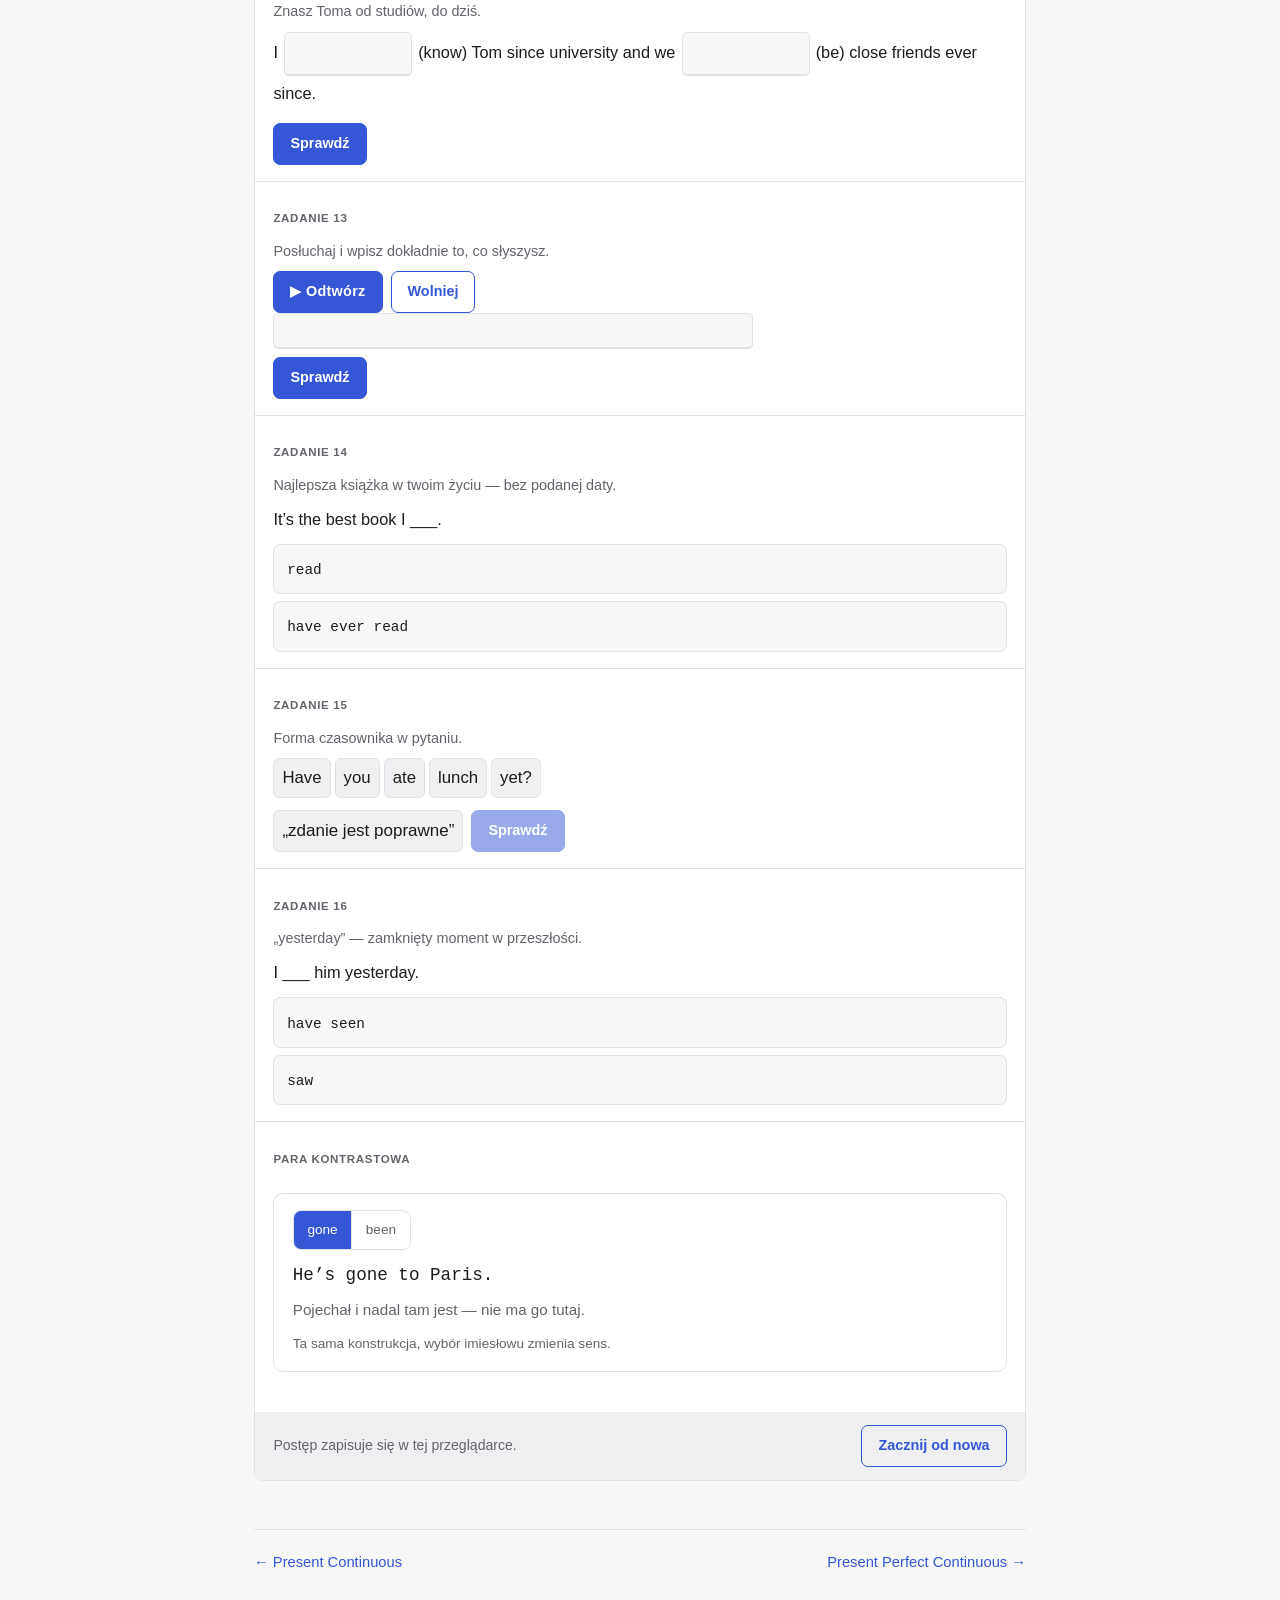
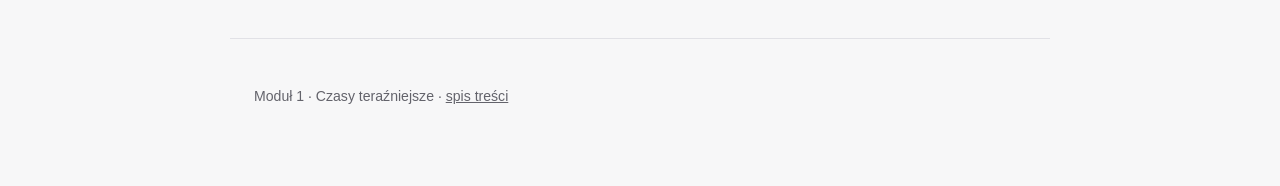
<file: czasy/present-perfect.html>
<!DOCTYPE html>
<html lang="pl">
<head>
<meta charset="UTF-8">
<meta name="viewport" content="width=device-width, initial-scale=1.0">
<title>Present Perfect — English Grammar</title>
<meta name="description" content="Present Perfect: doświadczenia życiowe i skutki przeszłości widoczne teraz. Budowa, been vs gone, ever/yet/already/since/for, częste błędy Polaków i ćwiczenia.">
<link rel="stylesheet" href="../assets/css/style.css">
</head>
<body>

<nav class="topnav">
  <a class="topnav__brand" href="../index.html">English <span>Grammar</span></a>
  <div class="topnav__links">
    <a href="../index.html">Spis treści</a>
    <a href="porownanie.html">Porównanie czasów</a>
    <a href="../cwiczenia.html">Ćwiczenia</a>
    <a href="../bledy.html">Muzeum błędów</a>
    <a href="../przyklady.html">Bank zdań</a>
  </div>
</nav>

<header class="hero">
  <p class="eyebrow">Czas 03 z 4</p>
  <h1>Present Perfect</h1>
  <p class="lead">
    Most między przeszłością a teraz. Coś się wydarzyło (albo trwa od
    przeszłości), a <strong>skutek albo znaczenie widać w tej chwili</strong>.
    Kiedy dokładnie — nieistotne albo nieznane. Dlatego <strong>nie łączymy go
    z określonym czasem przeszłym</strong> (<span lang="en">yesterday</span>,
    <span lang="en">in 2010</span>).
  </p>
</header>

<main class="page">

  <div data-timeline="present-perfect"></div>

  <h2>Budowa</h2>
  <p>
    <span lang="en">have / has</span> + trzecia forma czasownika (imiesłów
    bierny). Dla <em>he / she / it</em> — <mark>has</mark>.
  </p>

  <div class="form-table">
    <table>
      <thead>
        <tr><th>&nbsp;</th><th>I / you / we / they</th><th>he / she / it</th></tr>
      </thead>
      <tbody>
        <tr>
          <th>twierdzenie</th>
          <td lang="en" data-col="I / you / we / they">I<strong>'ve seen</strong> it.</td>
          <td lang="en" data-col="he / she / it">She<strong>'s seen</strong> it.</td>
        </tr>
        <tr>
          <th>przeczenie</th>
          <td lang="en" data-col="I / you / we / they">I<strong> haven't seen</strong> it.</td>
          <td lang="en" data-col="he / she / it">She<strong> hasn't seen</strong> it.</td>
        </tr>
        <tr>
          <th>pytanie</th>
          <td lang="en" data-col="I / you / we / they"><strong>Have</strong> you <strong>seen</strong> it?</td>
          <td lang="en" data-col="he / she / it"><strong>Has</strong> she <strong>seen</strong> it?</td>
        </tr>
      </tbody>
    </table>
  </div>

  <div class="rule">
    <p class="rule__label">Trzecia forma (imiesłów bierny)</p>
    <p lang="en">
      regularne: work → work<strong>ed</strong>, play → play<strong>ed</strong><br>
      nieregularne: be → <strong>been</strong> · go → <strong>gone / been</strong> ·
      see → <strong>seen</strong> · do → <strong>done</strong> · have → <strong>had</strong> ·
      take → <strong>taken</strong> · give → <strong>given</strong> ·
      write → <strong>written</strong> · break → <strong>broken</strong> ·
      eat → <strong>eaten</strong> · know → <strong>known</strong> ·
      lose → <strong>lost</strong> · make → <strong>made</strong>
    </p>
  </div>

  <h2>Kiedy używać</h2>

  <h3>Doświadczenie życiowe — czas nieokreślony</h3>
  <p class="eg">
    <span class="eg__tag">EN</span>
    <span lang="en">I <mark>have been</mark> to Japan. <mark>Have</mark> you ever <mark>eaten</mark> oysters? I<mark>'ve</mark> never <mark>broken</mark> a bone.</span>
    <span class="eg__pl">Byłem w Japonii. Jadłeś kiedyś ostrygi? Nigdy nie złamałem kości.</span>
  </p>

  <h3>Przeszłe działanie ze skutkiem widocznym teraz</h3>
  <p class="eg">
    <span class="eg__tag">EN</span>
    <span lang="en">I<mark>'ve lost</mark> my keys. (nie mam ich teraz) She<mark>'s broken</mark> her leg. (nadal złamana)</span>
    <span class="eg__pl">Zgubiłem klucze. Złamała nogę.</span>
  </p>

  <h3>Świeże wiadomości: <span lang="en">just</span>, <span lang="en">already</span>, <span lang="en">yet</span></h3>
  <p class="eg">
    <span class="eg__tag">EN</span>
    <span lang="en">I<mark>'ve just finished</mark>. We<mark>'ve already seen</mark> this. <mark>Have</mark> you <mark>booked</mark> the room <mark>yet</mark>?</span>
    <span class="eg__pl">Właśnie skończyłem. Już to widzieliśmy. Zarezerwowałeś już pokój?</span>
  </p>

  <h3>Okres, który jeszcze się nie skończył</h3>
  <p class="eg">
    <span class="eg__tag">EN</span>
    <span lang="en">I<mark>'ve read</mark> three books this week. I <mark>haven't seen</mark> her today.</span>
    <span class="eg__pl">Przeczytałem w tym tygodniu trzy książki. Nie widziałem jej dziś.</span>
  </p>
  <p class="muted">
    <span lang="en">this week / today / this year</span> ciągle trwają — więc
    Present Perfect. Gdyby tydzień się skończył: <span lang="en">last week → Past Simple</span>.
  </p>

  <h3>Stan trwający od przeszłości do teraz — <span lang="en">for</span> / <span lang="en">since</span></h3>
  <p class="eg">
    <span class="eg__tag">EN</span>
    <span lang="en">I<mark>'ve known</mark> her <mark>for</mark> ten years. We<mark>'ve lived</mark> here <mark>since</mark> 2010. I<mark>'ve always wanted</mark> to be a doctor.</span>
    <span class="eg__pl">Znam ją od dziesięciu lat. Mieszkamy tu od 2010. Zawsze chciałem być lekarzem.</span>
  </p>
  <p class="muted">
    <span lang="en">for</span> + długość (<span lang="en">for three days</span>),
    <span lang="en">since</span> + punkt startu (<span lang="en">since Monday</span>).
  </p>

  <h2><span lang="en">been</span> czy <span lang="en">gone</span>?</h2>
  <div class="rule">
    <p class="rule__label">Różnica, która zmienia sens</p>
    <p>
      <span lang="en">He<strong>'s gone</strong> to Paris.</span> — pojechał i
      <em>nadal tam jest</em>.<br>
      <span lang="en">He<strong>'s been</strong> to Paris.</span> — był i
      <em>wrócił</em> (albo: ma to w doświadczeniu).
    </p>
  </div>

  <h2>Markery czasu</h2>
  <p lang="en">
    ever · never · already · yet · just · so far · recently · lately ·
    since ... · for ... · this week / month / year · today · up to now ·
    It's the first time ...
  </p>

  <h2>Częste błędy (kalka z polskiego)</h2>

  <div class="pitfall">
    <p class="pitfall__label">Częsty błąd — Present Perfect z określonym czasem przeszłym</p>
    <p>
      <span class="bad" lang="en">I have seen him yesterday.</span> ·
      <span class="bad" lang="en">She has arrived two days ago.</span>
    </p>
    <p>
      <span class="good" lang="en">I saw him yesterday.</span> ·
      <span class="good" lang="en">She arrived two days ago.</span>
    </p>
    <p class="pitfall__why">
      <span lang="en">yesterday, last week, in 2010, two days ago, when I was
      young</span> — to zamknięty czas przeszły. Wtedy zawsze Past Simple,
      nigdy Present Perfect.
    </p>
  </div>

  <div class="pitfall">
    <p class="pitfall__label">Częsty błąd — Present Simple zamiast Perfect przy „od”</p>
    <p>
      <span class="bad" lang="en">I know him for five years.</span> ·
      <span class="bad" lang="en">We live here since March.</span>
    </p>
    <p>
      <span class="good" lang="en">I have known him for five years.</span> ·
      <span class="good" lang="en">We have lived here since March.</span>
    </p>
    <p class="pitfall__why">
      Po polsku „znam go od pięciu lat” jest w czasie teraźniejszym. Angielski
      widzi to jako „zaczęło się w przeszłości i trwa do teraz” → Present Perfect.
    </p>
  </div>

  <div class="pitfall">
    <p class="pitfall__label">Częsty błąd — Past Simple zamiast Perfect przy doświadczeniu / skutku</p>
    <p><span class="bad" lang="en">Did you ever be to London?</span></p>
    <p><span class="good" lang="en">Have you ever been to London?</span></p>
    <p class="pitfall__why">
      Pytanie o doświadczenie „kiedykolwiek w życiu”, bez podanego momentu →
      Present Perfect.
    </p>
  </div>

  <div class="pitfall">
    <p class="pitfall__label">Częsty błąd — <span lang="en">has</span> vs <span lang="en">have</span> i trzecia forma</p>
    <p>
      <span class="bad" lang="en">He have finished.</span> ·
      <span class="bad" lang="en">I have went there.</span>
    </p>
    <p>
      <span class="good" lang="en">He has finished.</span> ·
      <span class="good" lang="en">I have gone there. / I have been there.</span>
    </p>
    <p class="pitfall__why">
      <em>he / she / it</em> → <span lang="en">has</span>. Po
      <span lang="en">have/has</span> idzie trzecia forma
      (<span lang="en">gone/been</span>), nie druga (<span lang="en">went</span>).
    </p>
  </div>

  <h2>Ćwiczenia</h2>
  <div id="ex"></div>

  <nav class="site-nav">
    <a href="present-continuous.html">← Present Continuous</a>
    <span class="site-nav__spacer"></span>
    <a href="present-perfect-continuous.html">Present Perfect Continuous →</a>
  </nav>

</main>

<footer>
  <p>Moduł 1 · Czasy teraźniejsze · <a href="../index.html">spis treści</a></p>
</footer>

<script src="../assets/js/timeline.js"></script>
<script src="../assets/js/exercises.js"></script>
<script src="../assets/js/data/present.js"></script>
<script>
EG.mountExercises(document.getElementById('ex'), {
  id: 'present-perfect',
  title: 'Ćwiczenia: Present Perfect',
  intro: 'Pilnuj granicy z Past Simple: jest podany zamknięty moment w przeszłości? To nie Present Perfect.',
  items: EG.bank('present-perfect')
});
</script>

</body>
</html>
</file>
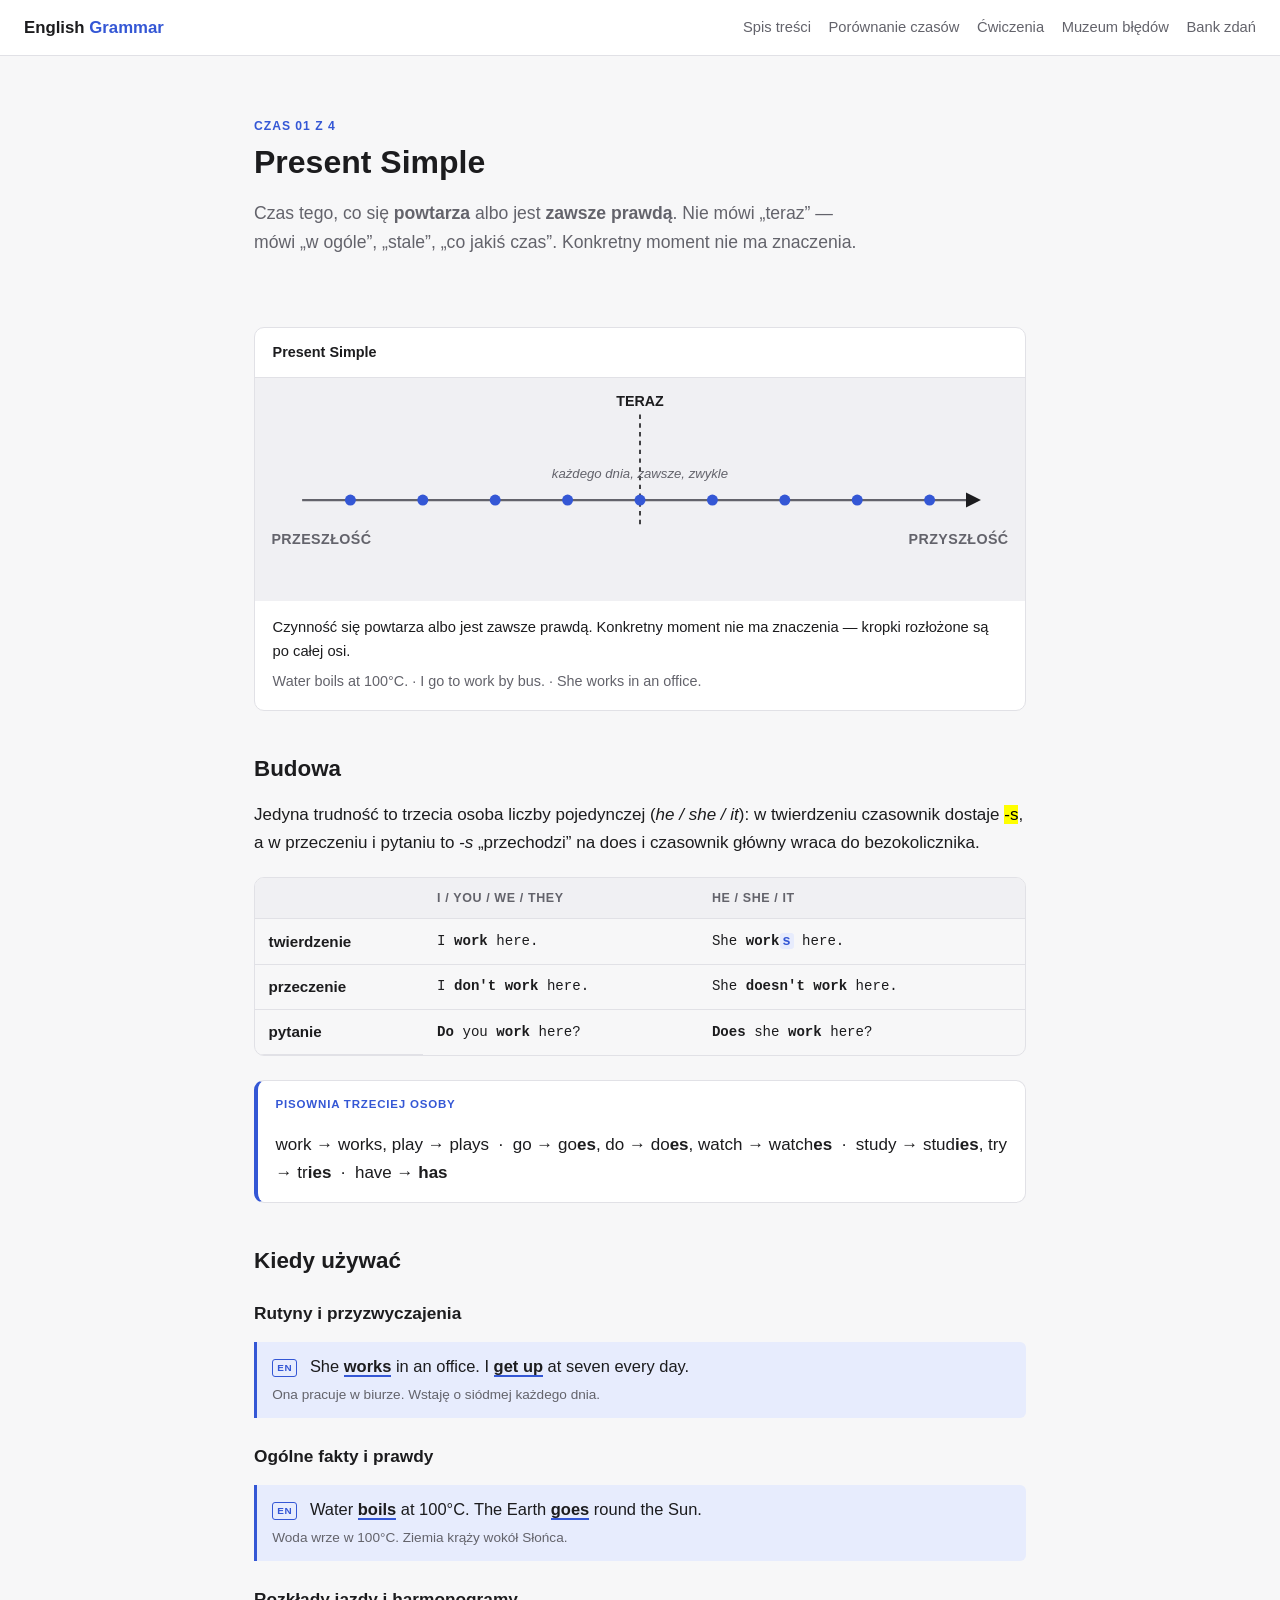
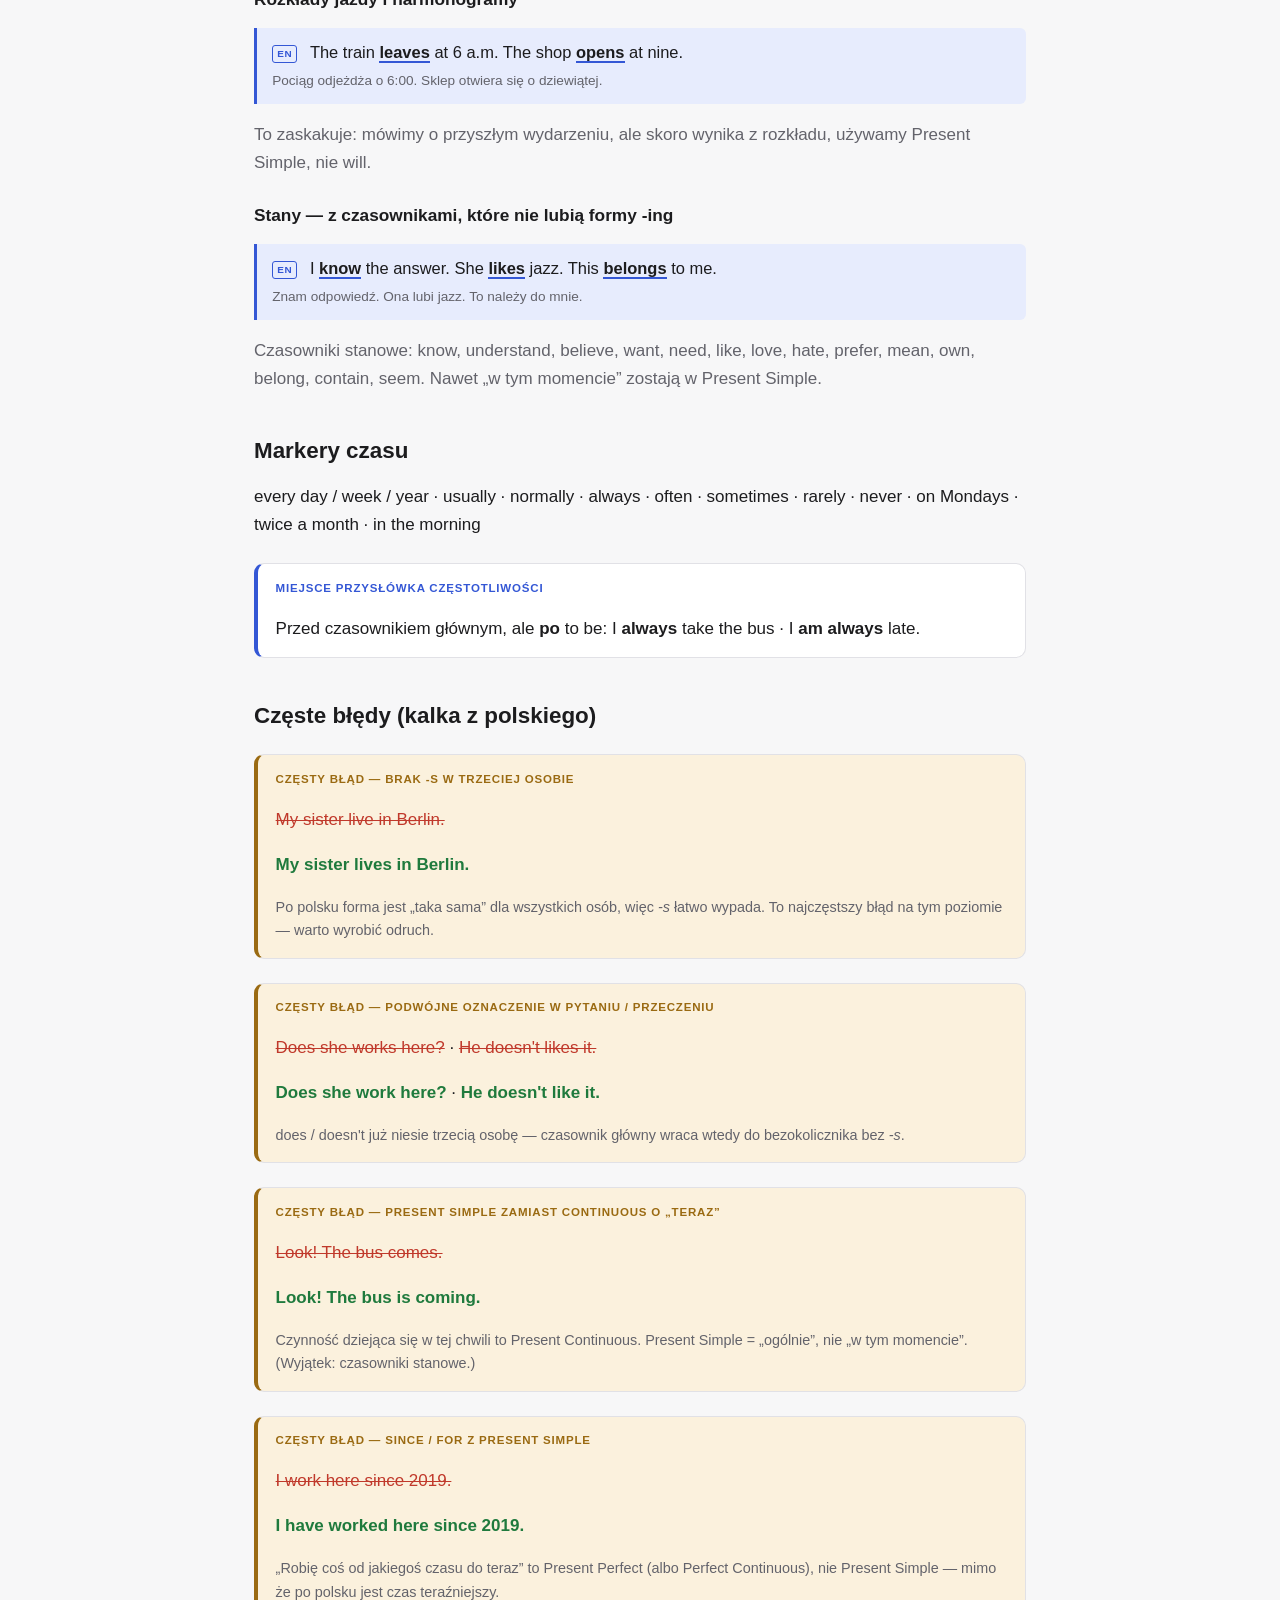
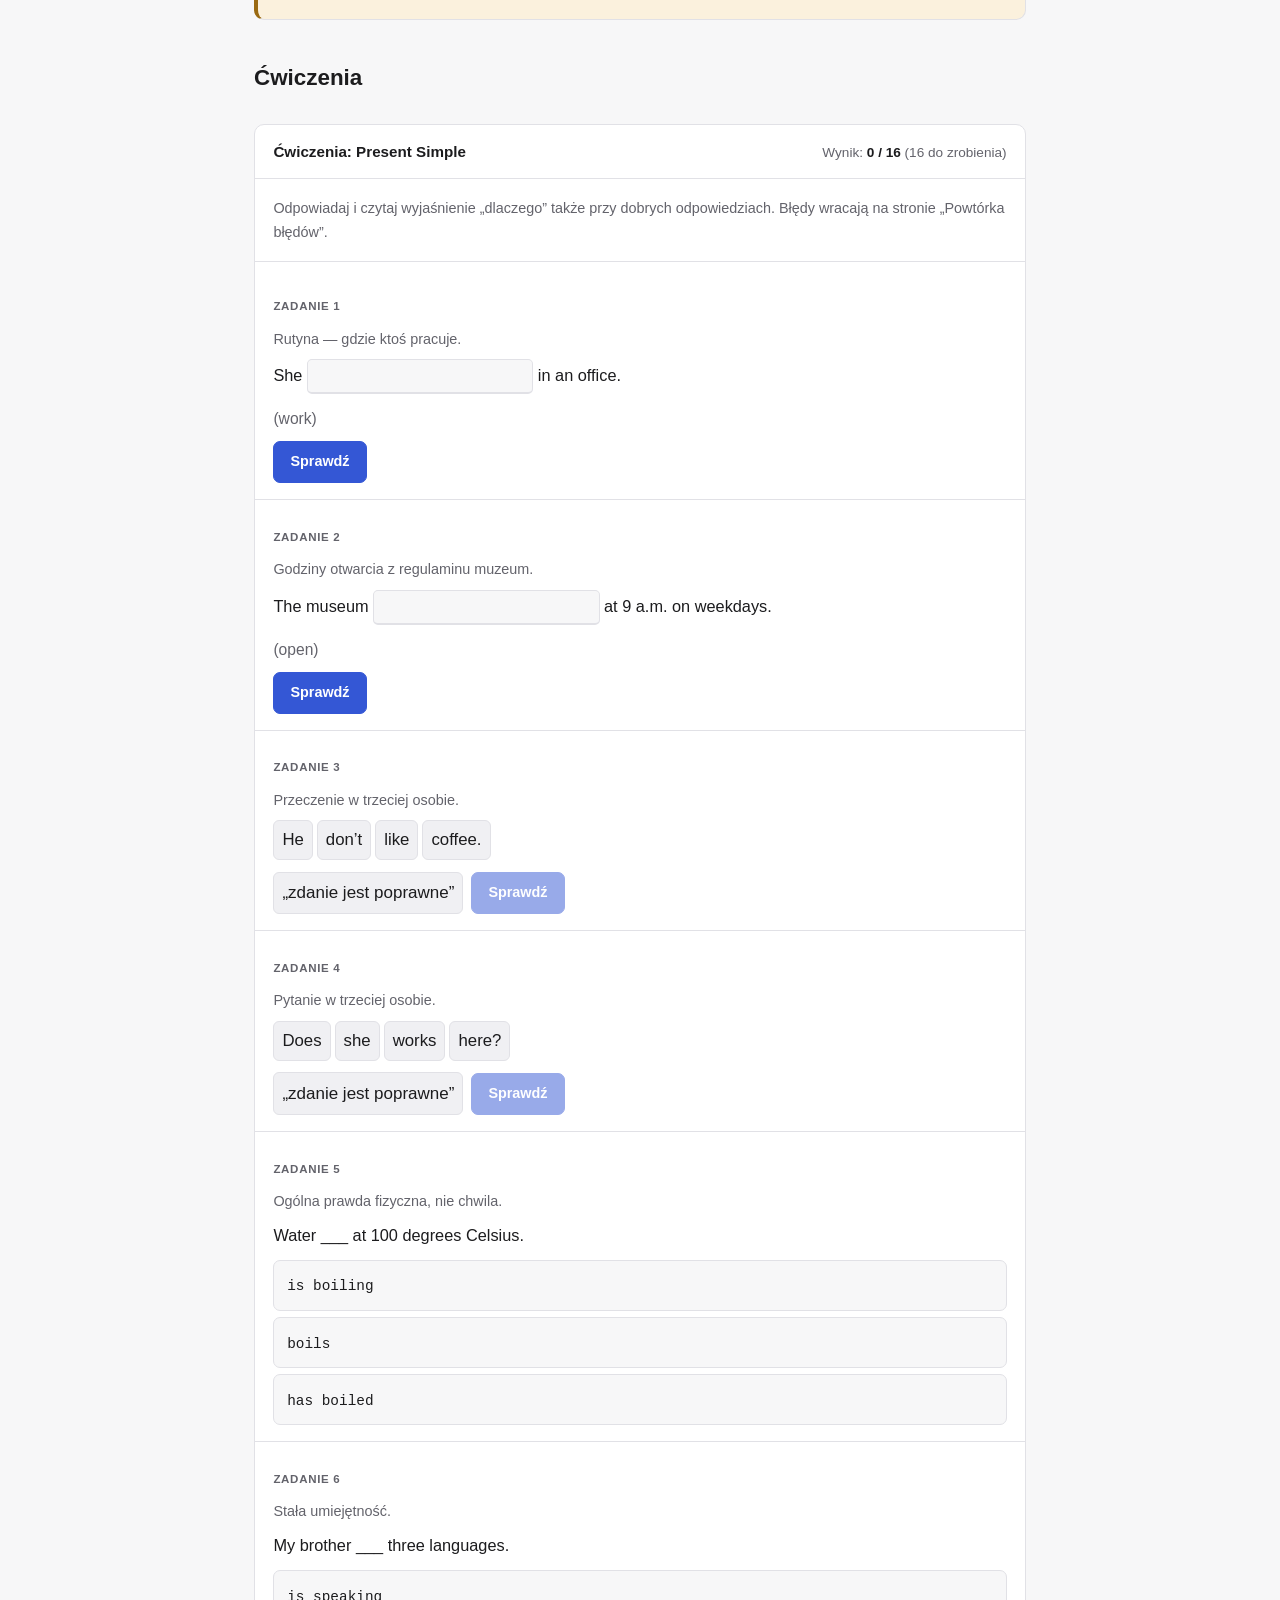
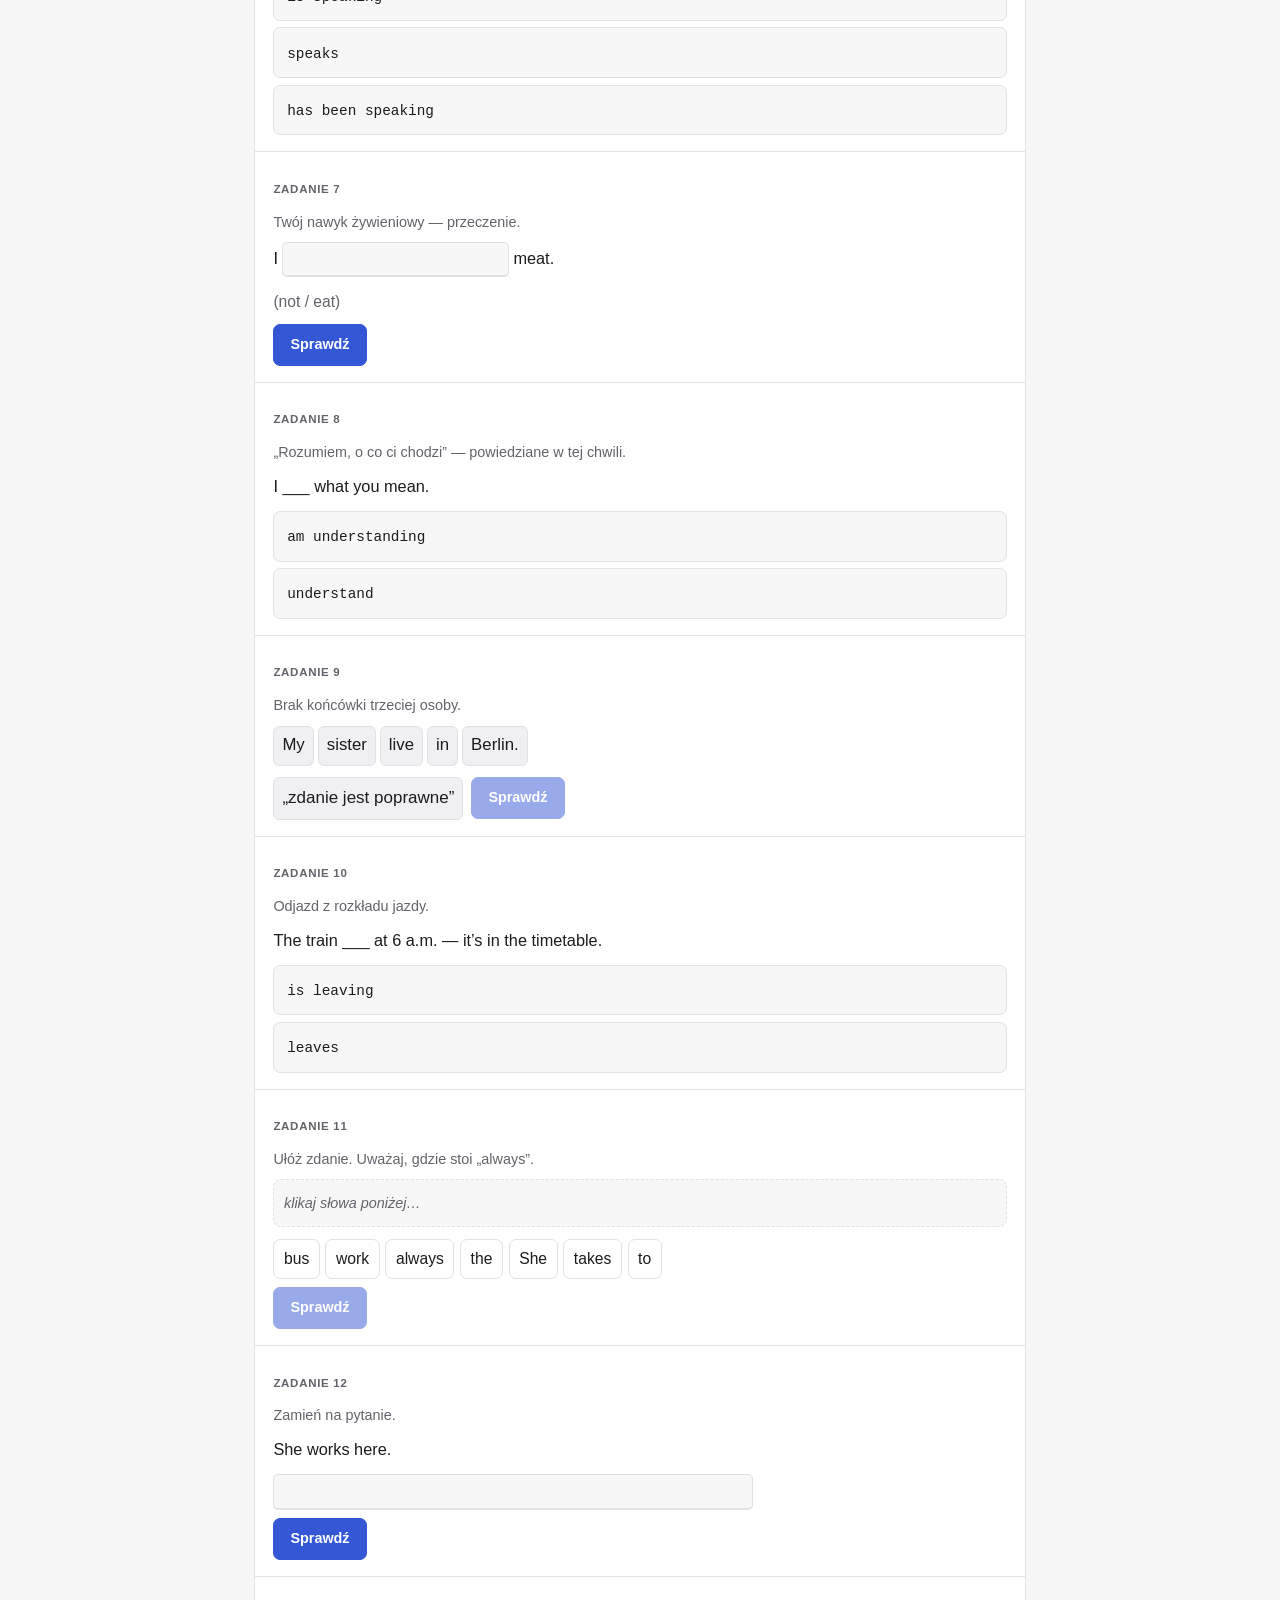
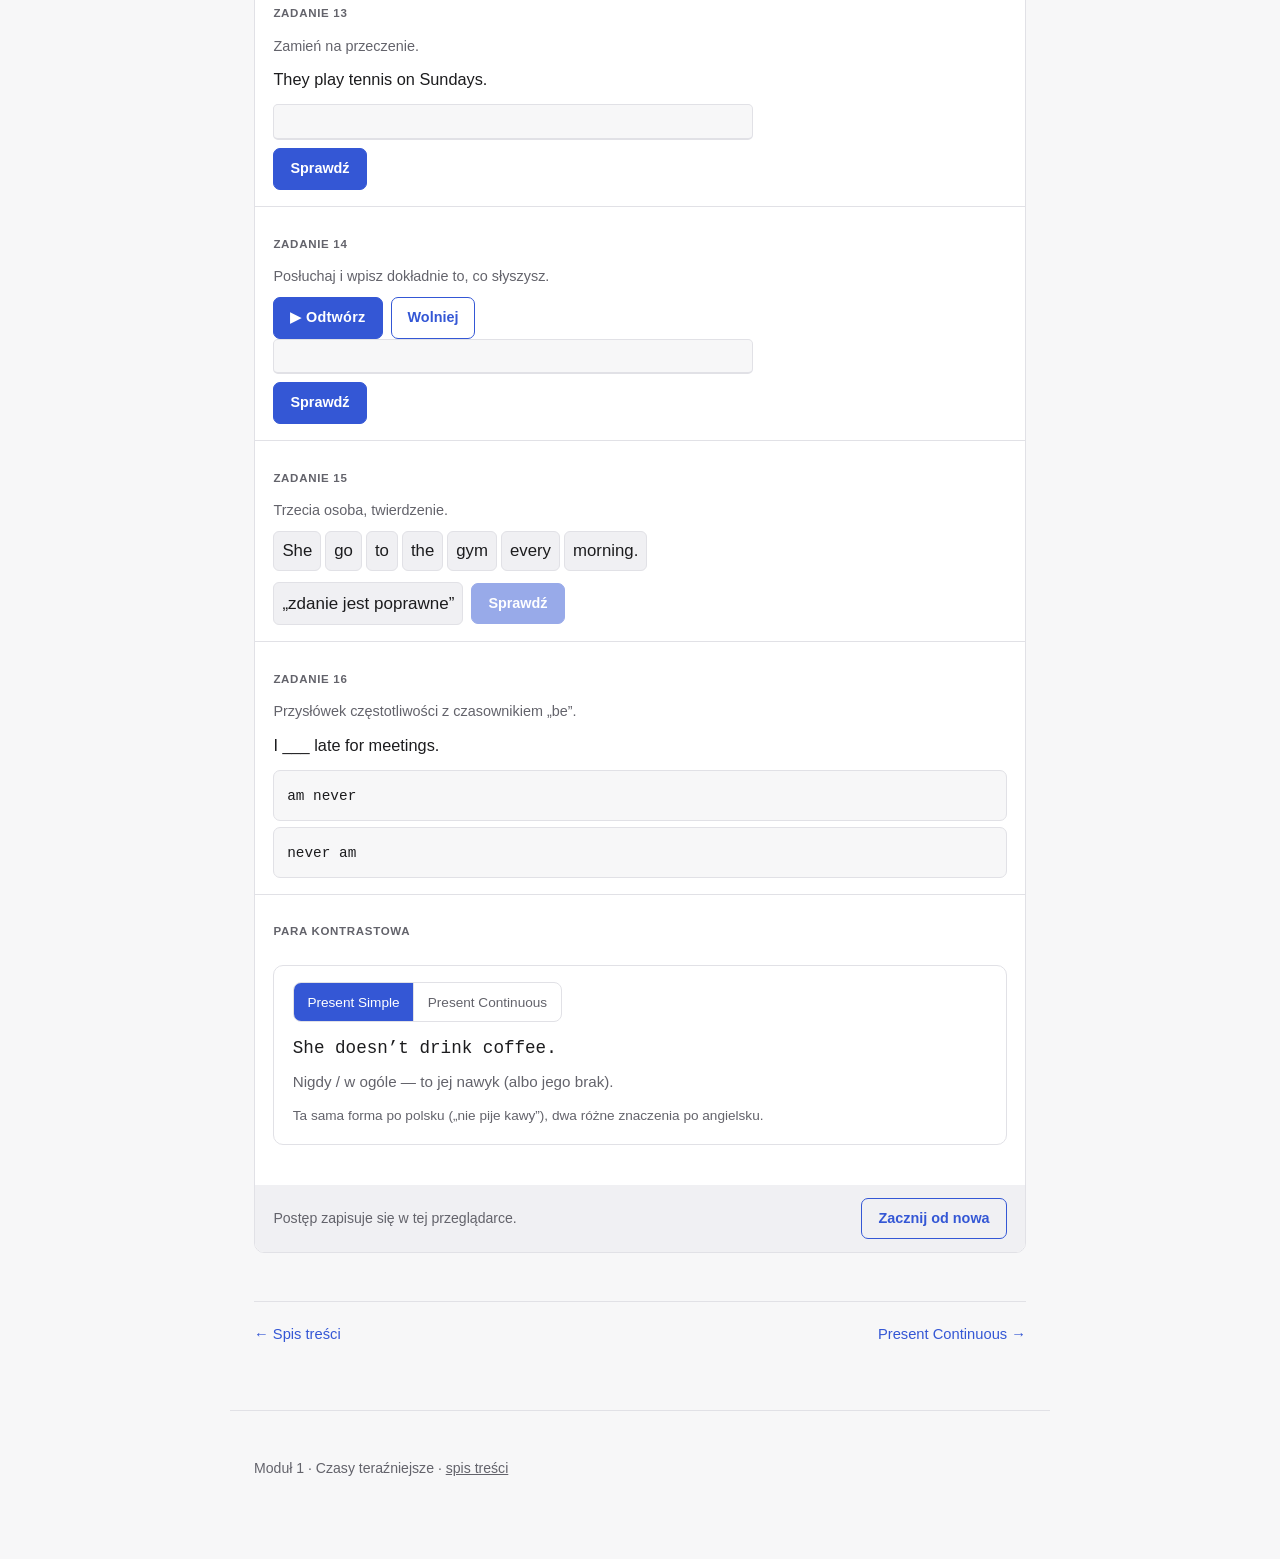
<file: czasy/present-simple.html>
<!DOCTYPE html>
<html lang="pl">
<head>
<meta charset="UTF-8">
<meta name="viewport" content="width=device-width, initial-scale=1.0">
<title>Present Simple — English Grammar</title>
<meta name="description" content="Present Simple: rutyny, ogólne fakty i rozkłady jazdy. Budowa, kiedy używać, markery czasu, częste błędy Polaków i ćwiczenia interaktywne.">
<link rel="stylesheet" href="../assets/css/style.css">
</head>
<body>

<nav class="topnav">
  <a class="topnav__brand" href="../index.html">English <span>Grammar</span></a>
  <div class="topnav__links">
    <a href="../index.html">Spis treści</a>
    <a href="porownanie.html">Porównanie czasów</a>
    <a href="../cwiczenia.html">Ćwiczenia</a>
    <a href="../bledy.html">Muzeum błędów</a>
    <a href="../przyklady.html">Bank zdań</a>
  </div>
</nav>

<header class="hero">
  <p class="eyebrow">Czas 01 z 4</p>
  <h1>Present Simple</h1>
  <p class="lead">
    Czas tego, co się <strong>powtarza</strong> albo jest <strong>zawsze
    prawdą</strong>. Nie mówi „teraz” — mówi „w ogóle”, „stale”, „co jakiś
    czas”. Konkretny moment nie ma znaczenia.
  </p>
</header>

<main class="page">

  <div data-timeline="present-simple"></div>

  <h2>Budowa</h2>
  <p>
    Jedyna trudność to trzecia osoba liczby pojedynczej (<em>he / she / it</em>):
    w twierdzeniu czasownik dostaje <mark>-s</mark>, a w przeczeniu i pytaniu
    to <em>-s</em> „przechodzi” na <span lang="en">does</span> i czasownik
    główny wraca do bezokolicznika.
  </p>

  <div class="form-table">
    <table>
      <thead>
        <tr><th>&nbsp;</th><th>I / you / we / they</th><th>he / she / it</th></tr>
      </thead>
      <tbody>
        <tr>
          <th>twierdzenie</th>
          <td lang="en" data-col="I / you / we / they">I <strong>work</strong> here.</td>
          <td lang="en" data-col="he / she / it">She <strong>work<mark>s</mark></strong> here.</td>
        </tr>
        <tr>
          <th>przeczenie</th>
          <td lang="en" data-col="I / you / we / they">I <strong>don't work</strong> here.</td>
          <td lang="en" data-col="he / she / it">She <strong>doesn't work</strong> here.</td>
        </tr>
        <tr>
          <th>pytanie</th>
          <td lang="en" data-col="I / you / we / they"><strong>Do</strong> you <strong>work</strong> here?</td>
          <td lang="en" data-col="he / she / it"><strong>Does</strong> she <strong>work</strong> here?</td>
        </tr>
      </tbody>
    </table>
  </div>

  <div class="rule">
    <p class="rule__label">Pisownia trzeciej osoby</p>
    <p lang="en">
      work → works, play → plays &nbsp;·&nbsp;
      go → go<strong>es</strong>, do → do<strong>es</strong>, watch → watch<strong>es</strong> &nbsp;·&nbsp;
      study → stud<strong>ies</strong>, try → tr<strong>ies</strong> &nbsp;·&nbsp;
      have → <strong>has</strong>
    </p>
  </div>

  <h2>Kiedy używać</h2>

  <h3>Rutyny i przyzwyczajenia</h3>
  <p class="eg">
    <span class="eg__tag">EN</span>
    <span lang="en">She <mark>works</mark> in an office. I <mark>get up</mark> at seven every day.</span>
    <span class="eg__pl">Ona pracuje w biurze. Wstaję o siódmej każdego dnia.</span>
  </p>

  <h3>Ogólne fakty i prawdy</h3>
  <p class="eg">
    <span class="eg__tag">EN</span>
    <span lang="en">Water <mark>boils</mark> at 100°C. The Earth <mark>goes</mark> round the Sun.</span>
    <span class="eg__pl">Woda wrze w 100°C. Ziemia krąży wokół Słońca.</span>
  </p>

  <h3>Rozkłady jazdy i harmonogramy</h3>
  <p class="eg">
    <span class="eg__tag">EN</span>
    <span lang="en">The train <mark>leaves</mark> at 6 a.m. The shop <mark>opens</mark> at nine.</span>
    <span class="eg__pl">Pociąg odjeżdża o 6:00. Sklep otwiera się o dziewiątej.</span>
  </p>
  <p class="muted">
    To zaskakuje: mówimy o przyszłym wydarzeniu, ale skoro wynika z rozkładu,
    używamy Present Simple, nie <span lang="en">will</span>.
  </p>

  <h3>Stany — z czasownikami, które nie lubią formy <span lang="en">-ing</span></h3>
  <p class="eg">
    <span class="eg__tag">EN</span>
    <span lang="en">I <mark>know</mark> the answer. She <mark>likes</mark> jazz. This <mark>belongs</mark> to me.</span>
    <span class="eg__pl">Znam odpowiedź. Ona lubi jazz. To należy do mnie.</span>
  </p>
  <p class="muted">
    Czasowniki stanowe: <span lang="en">know, understand, believe, want, need,
    like, love, hate, prefer, mean, own, belong, contain, seem</span>. Nawet
    „w tym momencie” zostają w Present Simple.
  </p>

  <h2>Markery czasu</h2>
  <p lang="en">
    every day / week / year · usually · normally · always · often · sometimes ·
    rarely · never · on Mondays · twice a month · in the morning
  </p>
  <div class="rule">
    <p class="rule__label">Miejsce przysłówka częstotliwości</p>
    <p>
      Przed czasownikiem głównym, ale <strong>po</strong> <span lang="en">to be</span>:
      <span lang="en">I <strong>always</strong> take the bus</span> ·
      <span lang="en">I <strong>am always</strong> late</span>.
    </p>
  </div>

  <h2>Częste błędy (kalka z polskiego)</h2>

  <div class="pitfall">
    <p class="pitfall__label">Częsty błąd — brak -s w trzeciej osobie</p>
    <p><span class="bad" lang="en">My sister live in Berlin.</span></p>
    <p><span class="good" lang="en">My sister lives in Berlin.</span></p>
    <p class="pitfall__why">
      Po polsku forma jest „taka sama” dla wszystkich osób, więc <em>-s</em>
      łatwo wypada. To najczęstszy błąd na tym poziomie — warto wyrobić odruch.
    </p>
  </div>

  <div class="pitfall">
    <p class="pitfall__label">Częsty błąd — podwójne oznaczenie w pytaniu / przeczeniu</p>
    <p>
      <span class="bad" lang="en">Does she works here?</span> ·
      <span class="bad" lang="en">He doesn't likes it.</span>
    </p>
    <p>
      <span class="good" lang="en">Does she work here?</span> ·
      <span class="good" lang="en">He doesn't like it.</span>
    </p>
    <p class="pitfall__why">
      <span lang="en">does</span> / <span lang="en">doesn't</span> już niesie
      trzecią osobę — czasownik główny wraca wtedy do bezokolicznika bez <em>-s</em>.
    </p>
  </div>

  <div class="pitfall">
    <p class="pitfall__label">Częsty błąd — Present Simple zamiast Continuous o „teraz”</p>
    <p><span class="bad" lang="en">Look! The bus comes.</span></p>
    <p><span class="good" lang="en">Look! The bus is coming.</span></p>
    <p class="pitfall__why">
      Czynność dziejąca się w tej chwili to Present Continuous. Present Simple
      = „ogólnie”, nie „w tym momencie”. (Wyjątek: czasowniki stanowe.)
    </p>
  </div>

  <div class="pitfall">
    <p class="pitfall__label">Częsty błąd — <span lang="en">since</span> / <span lang="en">for</span> z Present Simple</p>
    <p><span class="bad" lang="en">I work here since 2019.</span></p>
    <p><span class="good" lang="en">I have worked here since 2019.</span></p>
    <p class="pitfall__why">
      „Robię coś od jakiegoś czasu do teraz” to Present Perfect (albo Perfect
      Continuous), nie Present Simple — mimo że po polsku jest czas teraźniejszy.
    </p>
  </div>

  <h2>Ćwiczenia</h2>
  <div id="ex"></div>

  <nav class="site-nav">
    <a href="../index.html">← Spis treści</a>
    <span class="site-nav__spacer"></span>
    <a href="present-continuous.html">Present Continuous →</a>
  </nav>

</main>

<footer>
  <p>Moduł 1 · Czasy teraźniejsze · <a href="../index.html">spis treści</a></p>
</footer>

<script src="../assets/js/timeline.js"></script>
<script src="../assets/js/exercises.js"></script>
<script src="../assets/js/data/present.js"></script>
<script>
EG.mountExercises(document.getElementById('ex'), {
  id: 'present-simple',
  title: 'Ćwiczenia: Present Simple',
  intro: 'Odpowiadaj i czytaj wyjaśnienie „dlaczego” także przy dobrych odpowiedziach. Błędy wracają na stronie „Powtórka błędów”.',
  items: EG.bank('present-simple')
});
</script>

</body>
</html>
</file>
<file: assets/css/style.css>
/* english-grammar — wspólny arkusz stylów.
 *
 * Czyste statyczne strony, bez build stepu. Ładowany przez każdą stronę
 * jako <link rel="stylesheet" href=".../assets/css/style.css">.
 *
 * Paleta light-first; pełny wariant dark w @media (prefers-color-scheme).
 * Nazwy tokenów zgodne z kontraktem rodziny `learning-materials`
 * (--text, --text-muted, --border, --accent, --bg-elevated, --radius) na
 * wypadek pożyczenia widgetu w przyszłości — ale to nasz plik, nie tamten.
 *
 * Zasada języka: interfejs i wyjaśnienia po polsku, materiał angielski w
 * elementach z lang="en" (blok .eg, tokeny w ćwiczeniach). Nie ma
 * przełącznika PL/EN — obie warstwy są widoczne naraz.
 */

:root {
  --bg: #f7f7f8;
  --bg-elevated: #ffffff;
  --bg-sunken: #f0f0f3;
  --text: #1c1c1e;
  --text-muted: #63636b;
  --border: #e1e1e6;
  --accent: #3457d5;
  --accent-soft: #e7ecfd;
  --good: #1f7a3d;
  --good-soft: #e3f3e9;
  --bad: #c0392b;
  --bad-soft: #fbe9e6;
  --warn: #9a6a12;
  --warn-soft: #fbf1dd;
  --code-bg: #eeeef2;
  --radius: 10px;
  --shadow: 0 1px 3px rgba(0, 0, 0, .06), 0 6px 20px rgba(0, 0, 0, .04);
}

@media (prefers-color-scheme: dark) {
  :root {
    --bg: #141416;
    --bg-elevated: #1d1d21;
    --bg-sunken: #17171a;
    --text: #ececee;
    --text-muted: #a3a3ac;
    --border: #333338;
    --accent: #8098ff;
    --accent-soft: #232a49;
    --good: #5fcf82;
    --good-soft: #17301f;
    --bad: #ff7c70;
    --bad-soft: #34211e;
    --warn: #e0b050;
    --warn-soft: #2f2718;
    --code-bg: #26262b;
    --shadow: 0 1px 3px rgba(0, 0, 0, .3), 0 6px 20px rgba(0, 0, 0, .25);
  }
}

* { box-sizing: border-box; }

html { scroll-behavior: smooth; }

body {
  margin: 0;
  background: var(--bg);
  color: var(--text);
  font-family: -apple-system, "Segoe UI", Roboto, Helvetica, Arial, sans-serif;
  line-height: 1.65;
  font-size: 17px;
  -webkit-text-size-adjust: 100%;
  -webkit-tap-highlight-color: transparent;
  overflow-wrap: break-word;
}

a { color: var(--accent); }
a:hover { text-decoration: underline; }

h1, h2, h3 { line-height: 1.25; }

/* Nagłówki nie chowają się pod przyklejoną nawigacją po kliknięciu w kotwicę. */
:where(h1, h2, h3, [id]) { scroll-margin-top: 4.5rem; }

/* Długie angielskie ciągi (zdania mono, przykłady) nie rozpychają layoutu. */
[lang="en"] { overflow-wrap: anywhere; }

code {
  background: var(--code-bg);
  border-radius: 4px;
  padding: 0.1em 0.4em;
  font-family: "SF Mono", Menlo, Consolas, "Liberation Mono", monospace;
  font-size: 0.86em;
}

:lang(en) { font-style: normal; }

/* ---------- Top navigation ---------- */
.topnav {
  position: sticky;
  top: 0;
  z-index: 50;
  display: flex;
  align-items: center;
  justify-content: space-between;
  gap: 0.6rem 1.25rem;
  padding: 0.85rem 1.5rem;
  background: var(--bg-elevated);
  border-bottom: 1px solid var(--border);
  flex-wrap: wrap;
}

.topnav__brand {
  font-weight: 700;
  text-decoration: none;
  color: var(--text);
  font-size: 1.05rem;
}

.topnav__brand span { color: var(--accent); }

.topnav__links {
  display: flex;
  gap: 1.1rem;
  font-size: 0.92rem;
  flex-wrap: wrap;
}

.topnav__links a {
  color: var(--text-muted);
  text-decoration: none;
}

.topnav__links a:hover,
.topnav__links a[aria-current="page"] { color: var(--text); }

/* ---------- Layout ---------- */
.hero {
  max-width: 820px;
  margin: 0 auto;
  padding: 3rem 1.5rem 1rem;
}

.hero h1 {
  font-size: 2rem;
  margin: 0 0 0.6rem;
}

.lead {
  font-size: 1.1rem;
  color: var(--text-muted);
  max-width: 62ch;
}

.eyebrow {
  display: inline-block;
  font-size: 0.76rem;
  text-transform: uppercase;
  letter-spacing: 0.08em;
  color: var(--accent);
  font-weight: 700;
  margin-bottom: 0.35rem;
}

.page {
  max-width: 820px;
  margin: 0 auto;
  padding: 0.5rem 1.5rem 4rem;
}

.page h2 {
  font-size: 1.4rem;
  margin-top: 2.75rem;
}

.page h3 {
  font-size: 1.08rem;
  margin-top: 1.75rem;
}

.muted { color: var(--text-muted); }

hr {
  border: 0;
  border-top: 1px solid var(--border);
  margin: 2.5rem 0;
}

/* ---------- Cards (table of contents) ---------- */
.card-grid {
  display: grid;
  grid-template-columns: repeat(auto-fit, minmax(240px, 1fr));
  gap: 1rem;
  margin: 1.5rem 0;
}

.card {
  display: flex;
  flex-direction: column;
  background: var(--bg-elevated);
  border: 1px solid var(--border);
  border-radius: var(--radius);
  padding: 1.2rem;
  box-shadow: var(--shadow);
  text-decoration: none;
  color: inherit;
}

a.card:hover {
  border-color: var(--accent);
  text-decoration: none;
}

.card h3 {
  margin: 0 0 0.35rem;
  font-size: 1.05rem;
}

.card p {
  margin: 0;
  font-size: 0.93rem;
  color: var(--text-muted);
}

.card .card__more {
  margin-top: auto;
  padding-top: 0.75rem;
  color: var(--accent);
  font-size: 0.9rem;
  font-weight: 600;
}

.badge {
  display: inline-block;
  font-size: 0.68rem;
  text-transform: uppercase;
  letter-spacing: 0.05em;
  background: var(--accent-soft);
  color: var(--accent);
  padding: 0.15rem 0.55rem;
  border-radius: 999px;
  margin-bottom: 0.55rem;
  align-self: flex-start;
}

/* ---------- English example block ---------- */
.eg {
  margin: 0.9rem 0;
  padding: 0.7rem 0.95rem;
  background: var(--accent-soft);
  border-left: 3px solid var(--accent);
  border-radius: 0 6px 6px 0;
}

.eg + .eg { margin-top: 0.4rem; }

.eg__tag {
  display: inline-block;
  font-size: 0.62rem;
  font-weight: 700;
  letter-spacing: 0.06em;
  color: var(--accent);
  border: 1px solid currentColor;
  border-radius: 3px;
  padding: 0 0.25rem;
  margin-right: 0.5rem;
  vertical-align: 0.12em;
}

.eg [lang="en"] { font-size: 1.03rem; }

.eg__pl {
  display: block;
  margin-top: 0.2rem;
  font-size: 0.85rem;
  color: var(--text-muted);
}

.eg mark {
  background: transparent;
  color: inherit;
  font-weight: 700;
  border-bottom: 2px solid var(--accent);
}

/* ---------- Rule / pitfall callouts ---------- */
.rule,
.pitfall {
  margin: 1.5rem 0;
  padding: 0.9rem 1.1rem;
  border-radius: var(--radius);
  border: 1px solid var(--border);
  border-left-width: 4px;
}

.rule {
  background: var(--bg-elevated);
  border-left-color: var(--accent);
}

.pitfall {
  background: var(--warn-soft);
  border-left-color: var(--warn);
}

.rule__label,
.pitfall__label {
  margin: 0 0 0.4rem;
  font-size: 0.72rem;
  font-weight: 700;
  text-transform: uppercase;
  letter-spacing: 0.07em;
}

.rule__label { color: var(--accent); }
.pitfall__label { color: var(--warn); }

.rule p:last-child,
.pitfall p:last-child { margin-bottom: 0; }

.bad {
  color: var(--bad);
  text-decoration: line-through;
  text-decoration-thickness: 1px;
}

.good {
  color: var(--good);
  font-weight: 600;
}

.pitfall__why {
  font-size: 0.9rem;
  color: var(--text-muted);
  margin-top: 0.5rem;
}

/* ---------- Form tables ---------- */
.form-table {
  margin: 1.25rem 0;
  overflow-x: auto;
  border: 1px solid var(--border);
  border-radius: var(--radius);
}

.form-table table {
  border-collapse: collapse;
  width: 100%;
  min-width: 460px;
  font-size: 0.95rem;
}

.form-table th,
.form-table td {
  text-align: left;
  padding: 0.6rem 0.85rem;
  border-bottom: 1px solid var(--border);
}

.form-table thead th {
  background: var(--bg-sunken);
  font-size: 0.78rem;
  text-transform: uppercase;
  letter-spacing: 0.05em;
  color: var(--text-muted);
}

.form-table tbody tr:last-child td { border-bottom: 0; }

.form-table td[lang="en"],
.form-table th[lang="en"] {
  font-family: "SF Mono", Menlo, Consolas, "Liberation Mono", monospace;
  font-size: 0.88rem;
}

.form-table mark {
  background: var(--accent-soft);
  color: var(--accent);
  border-radius: 3px;
  padding: 0 0.2em;
  font-weight: 700;
}

/* ---------- Segmented control ---------- */
.seg {
  display: inline-flex;
  border: 1px solid var(--border);
  border-radius: 8px;
  overflow: hidden;
  flex-wrap: wrap;
  background: var(--bg-elevated);
}

.seg button {
  appearance: none;
  border: 0;
  border-right: 1px solid var(--border);
  background: transparent;
  color: var(--text-muted);
  font: inherit;
  font-size: 0.85rem;
  padding: 0.45rem 0.85rem;
  min-height: 38px;
  cursor: pointer;
  line-height: 1.4;
}

.seg button:last-child { border-right: 0; }
.seg button:hover { color: var(--text); }

.seg button.is-active {
  background: var(--accent);
  color: #fff;
}

.seg button:focus-visible {
  outline: 2px solid var(--accent);
  outline-offset: -2px;
}

/* Wariant przełącznika osi czasu — większe pola dotykowe */
.seg--wrap button { min-height: 40px; text-align: center; }

/* ---------- Timeline widget ---------- */
.timeline {
  margin: 1.75rem 0;
  border: 1px solid var(--border);
  border-radius: var(--radius);
  background: var(--bg-elevated);
  overflow: hidden;
}

.timeline__bar {
  padding: 0.8rem 1.1rem;
  border-bottom: 1px solid var(--border);
  display: flex;
  flex-wrap: wrap;
  gap: 0.5rem 0.9rem;
  align-items: center;
  justify-content: space-between;
}

.timeline__bar p {
  margin: 0;
  font-weight: 700;
  font-size: 0.9rem;
}

.timeline__stage {
  padding: 0.5rem 0.75rem 0;
  background: var(--bg-sunken);
}

.timeline__stage svg {
  display: block;
  width: 100%;
  height: auto;
}

.timeline__caption {
  padding: 0.85rem 1.1rem 1rem;
  font-size: 0.92rem;
}

.timeline__caption p { margin: 0 0 0.35rem; }
.timeline__caption p:last-child { margin-bottom: 0; }

.timeline__caption [lang="en"] {
  color: var(--text-muted);
  font-size: 0.9rem;
}

/* SVG primitives, themed. viewBox jest ~1:1 do px (patrz timeline.js), więc
   te rozmiary to realne piksele na każdym ekranie. */
.tl-axis { stroke: var(--text-muted); stroke-width: 2; }
.tl-now { stroke: var(--text); stroke-width: 1.5; stroke-dasharray: 4 4; }
.tl-label { fill: var(--text-muted); font-size: 13px; font-weight: 700; letter-spacing: 0.03em; }
.tl-now-label { fill: var(--text); font-size: 13px; font-weight: 700; }
.tl-mark { fill: var(--accent); }
.tl-mark-stroke { stroke: var(--accent); fill: none; stroke-width: 3; }
.tl-band { fill: var(--accent); opacity: 0.16; }
.tl-band-edge { stroke: var(--accent); stroke-width: 2; fill: none; }
.tl-ghost { fill: var(--accent); opacity: 0.45; }
.tl-hint { fill: var(--text-muted); font-size: 12px; font-style: italic; }

.tl-art { transition: opacity 0.18s ease; }

/* ---------- Exercise engine ---------- */
.exercise {
  margin: 2rem 0;
  border: 1px solid var(--border);
  border-radius: var(--radius);
  background: var(--bg-elevated);
  overflow: hidden;
}

.exercise__head {
  padding: 0.85rem 1.15rem;
  border-bottom: 1px solid var(--border);
  display: flex;
  flex-wrap: wrap;
  align-items: baseline;
  justify-content: space-between;
  gap: 0.4rem 1rem;
}

.exercise__head h3,
.exercise__head p.exercise__title {
  margin: 0;
  font-size: 0.95rem;
  font-weight: 700;
}

.ex-score {
  font-size: 0.85rem;
  color: var(--text-muted);
  font-variant-numeric: tabular-nums;
}

.ex-score b { color: var(--text); }

.ex-item {
  padding: 1rem 1.15rem;
  border-bottom: 1px solid var(--border);
}

.ex-item:last-child { border-bottom: 0; }

.ex-num {
  font-size: 0.72rem;
  font-weight: 700;
  color: var(--text-muted);
  letter-spacing: 0.06em;
}

.ex-ctx {
  margin: 0.15rem 0 0.5rem;
  font-size: 0.9rem;
  color: var(--text-muted);
}

.ex-q {
  margin: 0.15rem 0 0.7rem;
  font-size: 1.02rem;
}

.ex-q [lang="en"] { font-weight: 500; }

.ex-blank {
  display: inline-block;
  min-width: 6.5rem;
  font: inherit;
  padding: 0.15rem 0.45rem;
  border: 1px solid var(--border);
  border-bottom-width: 2px;
  border-radius: 5px;
  background: var(--bg);
  color: var(--text);
}

.ex-blank:focus-visible {
  outline: 2px solid var(--accent);
  outline-offset: 1px;
}

.ex-hint { color: var(--text-muted); font-size: 0.92em; }

/* option buttons (choice) */
.ex-options {
  display: flex;
  flex-direction: column;
  gap: 0.4rem;
  margin: 0.2rem 0 0;
}

.ex-option {
  appearance: none;
  text-align: left;
  font: inherit;
  padding: 0.65rem 0.8rem;
  min-height: 44px;
  border: 1px solid var(--border);
  border-radius: 7px;
  background: var(--bg);
  color: var(--text);
  cursor: pointer;
}

.ex-option [lang="en"] { font-family: "SF Mono", Menlo, Consolas, monospace; font-size: 0.9rem; }

.ex-option:hover:not(:disabled) { border-color: var(--accent); }
.ex-option:focus-visible { outline: 2px solid var(--accent); outline-offset: 1px; }
.ex-option:disabled { cursor: default; }

.ex-option.is-picked { border-color: var(--accent); }
.ex-option.is-correct { border-color: var(--good); background: var(--good-soft); }
.ex-option.is-wrong { border-color: var(--bad); background: var(--bad-soft); }

/* clickable tokens (error) */
.ex-tokens {
  margin: 0.3rem 0 0.7rem;
  font-size: 1.05rem;
  line-height: 1;
  display: flex;
  flex-wrap: wrap;
  gap: 0.3rem 0.25rem;
}

.ex-token {
  appearance: none;
  font: inherit;
  border: 1px solid var(--border);
  border-radius: 6px;
  padding: 0.4rem 0.5rem;
  min-height: 40px;
  background: var(--bg-sunken);
  color: var(--text);
  cursor: pointer;
}

.ex-token:hover:not(:disabled) { border-color: var(--accent); }
.ex-token:focus-visible { outline: 2px solid var(--accent); outline-offset: 1px; }
.ex-token.is-picked { border-color: var(--accent); background: var(--accent-soft); }
.ex-token.is-target { border-color: var(--good); background: var(--good-soft); }
.ex-token.is-miss { border-color: var(--bad); background: var(--bad-soft); }
.ex-token:disabled { cursor: default; }

.ex-actions {
  display: flex;
  flex-wrap: wrap;
  gap: 0.5rem;
  align-items: center;
  margin-top: 0.5rem;
}

.ex-btn {
  appearance: none;
  font: inherit;
  font-size: 0.9rem;
  font-weight: 600;
  padding: 0.5rem 1rem;
  min-height: 40px;
  border: 1px solid var(--accent);
  border-radius: 7px;
  background: var(--accent);
  color: #fff;
  cursor: pointer;
}

.ex-btn:hover { filter: brightness(1.05); }
.ex-btn:focus-visible { outline: 2px solid var(--accent); outline-offset: 2px; }
.ex-btn:disabled { opacity: 0.5; cursor: default; }

.ex-btn--ghost {
  background: transparent;
  color: var(--accent);
}

.ex-feedback {
  margin-top: 0.6rem;
  font-size: 0.93rem;
  padding: 0.6rem 0.8rem;
  border-radius: 7px;
}

.ex-feedback.is-correct { background: var(--good-soft); color: var(--good); }
.ex-feedback.is-wrong { background: var(--bad-soft); color: var(--bad); }

.ex-feedback strong { display: block; margin-bottom: 0.15rem; }

.ex-why {
  margin-top: 0.4rem;
  color: var(--text);
  font-size: 0.92rem;
}

.ex-why [lang="en"] {
  font-family: "SF Mono", Menlo, Consolas, monospace;
  font-size: 0.88rem;
}

.ex-foot {
  padding: 0.8rem 1.15rem;
  display: flex;
  flex-wrap: wrap;
  gap: 0.6rem 1rem;
  align-items: center;
  justify-content: space-between;
  background: var(--bg-sunken);
}

.ex-foot p { margin: 0; font-size: 0.88rem; color: var(--text-muted); }

/* wider text input (transform / listen) */
.ex-blank--wide { min-width: 16rem; width: 100%; max-width: 30rem; }

/* ---------- Order (rozsypanka) ---------- */
.answer-line {
  min-height: 3rem;
  margin: 0.2rem 0 0.7rem;
  padding: 0.55rem 0.6rem;
  border: 1px dashed var(--border);
  border-radius: 8px;
  background: var(--bg);
  display: flex;
  flex-wrap: wrap;
  gap: 0.3rem;
  align-items: center;
}
.answer-line.is-correct { border-style: solid; border-color: var(--good); background: var(--good-soft); }
.answer-line.is-wrong { border-style: solid; border-color: var(--bad); background: var(--bad-soft); }
.answer-line__ph { color: var(--text-muted); font-size: 0.9rem; font-style: italic; }

.chips {
  display: flex;
  flex-wrap: wrap;
  gap: 0.35rem;
  margin-bottom: 0.3rem;
}
.chip {
  appearance: none;
  font: inherit;
  font-size: 0.98rem;
  padding: 0.4rem 0.6rem;
  min-height: 40px;
  border: 1px solid var(--border);
  border-radius: 7px;
  background: var(--bg-elevated);
  color: var(--text);
  cursor: pointer;
}
.chip:hover:not(:disabled) { border-color: var(--accent); }
.chip:focus-visible { outline: 2px solid var(--accent); outline-offset: 1px; }
.chip.is-used { opacity: 0.25; }
.chip:disabled { cursor: default; }
.chip--placed {
  background: var(--accent-soft);
  border-color: var(--accent);
  color: var(--accent);
}

/* ---------- Cloze (tekst z lukami) ---------- */
.cloze { line-height: 2.2; }
.cloze__blank {
  display: inline-block;
  width: 8rem;
  min-width: 0;
  margin: 0 0.1rem;
  vertical-align: baseline;
}
.cloze__blank.is-correct { border-color: var(--good); background: var(--good-soft); }
.cloze__blank.is-wrong { border-color: var(--bad); background: var(--bad-soft); }

/* ---------- Listen (synteza mowy) ---------- */
.speak-btn { letter-spacing: 0.02em; }

/* ---------- Contrast pair widget ---------- */
.contrast {
  margin: 1.5rem 0;
  border: 1px solid var(--border);
  border-radius: var(--radius);
  background: var(--bg-elevated);
  padding: 1rem 1.15rem;
}

.contrast__sentence {
  font-size: 1.1rem;
  margin: 0.7rem 0 0.4rem;
  font-family: "SF Mono", Menlo, Consolas, monospace;
}

.contrast__meaning {
  margin: 0;
  color: var(--text-muted);
  font-size: 0.95rem;
}

.contrast__note {
  margin: 0.7rem 0 0;
  font-size: 0.85rem;
  color: var(--text-muted);
}

/* ---------- Site navigation (prev / next) ---------- */
.site-nav {
  display: flex;
  flex-wrap: wrap;
  gap: 0.75rem;
  justify-content: space-between;
  margin: 3rem 0 0;
  padding-top: 1.25rem;
  border-top: 1px solid var(--border);
  font-size: 0.92rem;
}

.site-nav a { text-decoration: none; color: var(--accent); }
.site-nav a:hover { text-decoration: underline; }
.site-nav .site-nav__spacer { flex: 1; }

/* ---------- Footer ---------- */
footer {
  max-width: 820px;
  margin: 0 auto;
  padding: 2rem 1.5rem 4rem;
  color: var(--text-muted);
  font-size: 0.88rem;
  border-top: 1px solid var(--border);
}

footer a { color: var(--text-muted); }

/* ---------- Filtrowana lista (Muzeum błędów, Bank zdań) ---------- */
.filterbar {
  display: flex;
  flex-wrap: wrap;
  gap: 0.75rem 1.25rem;
  align-items: flex-start;
  margin: 1.25rem 0 0.75rem;
}

.filter-group {
  display: flex;
  flex-wrap: wrap;
  gap: 0.35rem;
  align-items: center;
}

.filter-group__label {
  font-size: 0.72rem;
  text-transform: uppercase;
  letter-spacing: 0.06em;
  color: var(--text-muted);
  font-weight: 700;
  margin-right: 0.15rem;
}

.filter-chip {
  appearance: none;
  font: inherit;
  font-size: 0.82rem;
  padding: 0.35rem 0.7rem;
  min-height: 34px;
  border: 1px solid var(--border);
  border-radius: 999px;
  background: var(--bg-elevated);
  color: var(--text-muted);
  cursor: pointer;
}
.filter-chip:hover { color: var(--text); }
.filter-chip:focus-visible { outline: 2px solid var(--accent); outline-offset: 1px; }
.filter-chip.is-active {
  background: var(--accent);
  border-color: var(--accent);
  color: #fff;
}

.filter-search {
  flex: 1 1 12rem;
  font: inherit;
  font-size: 0.9rem;
  padding: 0.4rem 0.7rem;
  min-height: 34px;
  border: 1px solid var(--border);
  border-radius: 8px;
  background: var(--bg);
  color: var(--text);
}
.filter-search:focus-visible { outline: 2px solid var(--accent); outline-offset: 1px; }

.listing__count {
  font-size: 0.82rem;
  color: var(--text-muted);
  margin: 0 0 1rem;
  font-variant-numeric: tabular-nums;
}

.listing__empty {
  color: var(--text-muted);
  font-style: italic;
  padding: 1.5rem 0;
}

/* Muzeum błędów */
.museum { display: flex; flex-direction: column; gap: 0.9rem; }
.museum__row {
  border: 1px solid var(--border);
  border-left: 4px solid var(--warn);
  border-radius: var(--radius);
  background: var(--bg-elevated);
  padding: 0.85rem 1rem;
}
.museum__cat {
  font-size: 0.68rem;
  text-transform: uppercase;
  letter-spacing: 0.05em;
  color: var(--warn);
  font-weight: 700;
  margin: 0 0 0.4rem;
}
.museum__row .bad { display: block; margin-bottom: 0.15rem; }
.museum__row .good { display: block; margin-bottom: 0.4rem; }
.museum__why { margin: 0; font-size: 0.9rem; color: var(--text-muted); }

/* Bank zdań */
.bank { display: flex; flex-direction: column; }
.bank__row {
  padding: 0.7rem 0;
  border-bottom: 1px solid var(--border);
}
.bank__row:last-child { border-bottom: 0; }
.bank__en {
  margin: 0;
  font-family: "SF Mono", Menlo, Consolas, monospace;
  font-size: 0.95rem;
}
.bank__pl { margin: 0.15rem 0 0; font-size: 0.9rem; color: var(--text-muted); }
.bank__tag {
  display: inline-block;
  font-size: 0.66rem;
  text-transform: uppercase;
  letter-spacing: 0.04em;
  color: var(--accent);
  background: var(--accent-soft);
  border-radius: 999px;
  padding: 0.05rem 0.5rem;
  margin-top: 0.3rem;
}

/* ---------- Form tables: układ kafelkowy na wąskich ekranach ---------- */
@media (max-width: 620px) {
  .form-table { overflow-x: visible; }
  .form-table table { min-width: 0; }

  .form-table thead {
    position: absolute;
    width: 1px; height: 1px;
    overflow: hidden;
    clip: rect(0 0 0 0);
    white-space: nowrap;
  }

  .form-table tbody, .form-table tr, .form-table th, .form-table td { display: block; }

  .form-table tbody tr {
    border-bottom: 1px solid var(--border);
    padding: 0.55rem 0;
  }
  .form-table tbody tr:last-child { border-bottom: 0; }

  .form-table tbody tr > th:first-child {
    border: 0;
    padding: 0.1rem 0.9rem 0.4rem;
    font-size: 0.72rem;
    text-transform: uppercase;
    letter-spacing: 0.06em;
    color: var(--text-muted);
    background: transparent;
  }

  .form-table td {
    border: 0;
    padding: 0.15rem 0.9rem;
  }

  .form-table td[data-col]:not([data-col=""])::before {
    content: attr(data-col);
    display: block;
    font-family: -apple-system, "Segoe UI", Roboto, sans-serif;
    font-size: 0.66rem;
    text-transform: uppercase;
    letter-spacing: 0.04em;
    color: var(--text-muted);
    margin: 0.25rem 0 0.05rem;
  }
}

/* ---------- Ogólne dopasowanie do telefonu ---------- */
@media (max-width: 600px) {
  body { font-size: 16px; }

  .topnav { padding: 0.7rem 1rem; gap: 0.5rem 1rem; }
  .topnav__links { gap: 0.5rem 1rem; }
  .topnav__links a { padding: 0.25rem 0; }

  .hero { padding: 1.75rem 1.1rem 0.75rem; }
  .hero h1 { font-size: 1.55rem; }
  .lead { font-size: 1.02rem; }

  .page { padding: 0.5rem 1.1rem 3rem; }
  .page h2 { font-size: 1.22rem; margin-top: 2.25rem; }
  .page h3 { font-size: 1.02rem; }

  footer { padding: 1.5rem 1.1rem 3rem; }

  .card { padding: 1rem; }
  .card-grid { gap: 0.8rem; }

  .rule, .pitfall { padding: 0.8rem 0.9rem; margin: 1.2rem 0; }

  .eg { padding: 0.65rem 0.8rem; }

  /* Widgety: mniejszy wewnętrzny margines, pasek nagłówka w pionie */
  .timeline, .exercise, .contrast { margin-left: 0; margin-right: 0; }
  .timeline__bar { flex-direction: column; align-items: stretch; gap: 0.6rem; padding: 0.7rem 0.9rem; }
  .timeline__stage { padding: 0.4rem 0.5rem 0; }
  .timeline__caption { padding: 0.75rem 0.9rem 0.9rem; }

  /* Przełącznik czasów: pełna szerokość, 2×2 */
  .seg--wrap { display: flex; width: 100%; flex-wrap: wrap; }
  .seg--wrap button { flex: 1 1 42%; }
  .seg--wrap button:nth-child(n + 3) { border-top: 1px solid var(--border); }

  .exercise__head { padding: 0.75rem 0.9rem; }
  .ex-item { padding: 0.9rem 0.9rem; }
  .ex-foot { padding: 0.75rem 0.9rem; }
  .contrast { padding: 0.9rem; }
  .contrast__sentence { font-size: 1rem; }

  /* Luka w zdaniu: własny wiersz, pełna szerokość — nie rozpycha linii */
  .ex-blank:not(.cloze__blank) {
    display: block;
    width: 100%;
    min-width: 0;
    margin-top: 0.4rem;
    padding: 0.5rem 0.6rem;
  }
  .ex-blank--wide { max-width: none; }

  .ex-q { font-size: 1rem; }

  /* Cloze: luki zostają w linii, ale trochę węższe */
  .cloze { line-height: 2.4; }
  .cloze__blank { width: 6.5rem; padding: 0.3rem 0.4rem; }

  /* Rozsypanka: klocki i linia odpowiedzi na pełną szerokość kontenera */
  .chip { font-size: 0.94rem; }
  .answer-line { min-height: 2.8rem; }

  /* Filtry: etykieta grupy nad chipami, pole szukania na pełną szerokość */
  .filterbar { gap: 0.6rem 0.9rem; }
  .filter-group { width: 100%; }
  .filter-search { flex-basis: 100%; }

  /* Nawigacja prev/next: jedna kolumna, duże pola dotykowe */
  .site-nav { gap: 0.5rem; }
  .site-nav a { display: block; padding: 0.35rem 0; }
  .site-nav .site-nav__spacer { display: none; }
}

/* ---------- Reduced motion ---------- */
@media (prefers-reduced-motion: reduce) {
  html { scroll-behavior: auto; }
  .tl-art { transition: none; }
  * { transition-duration: 0.01ms !important; animation-duration: 0.01ms !important; }
}
</file>
